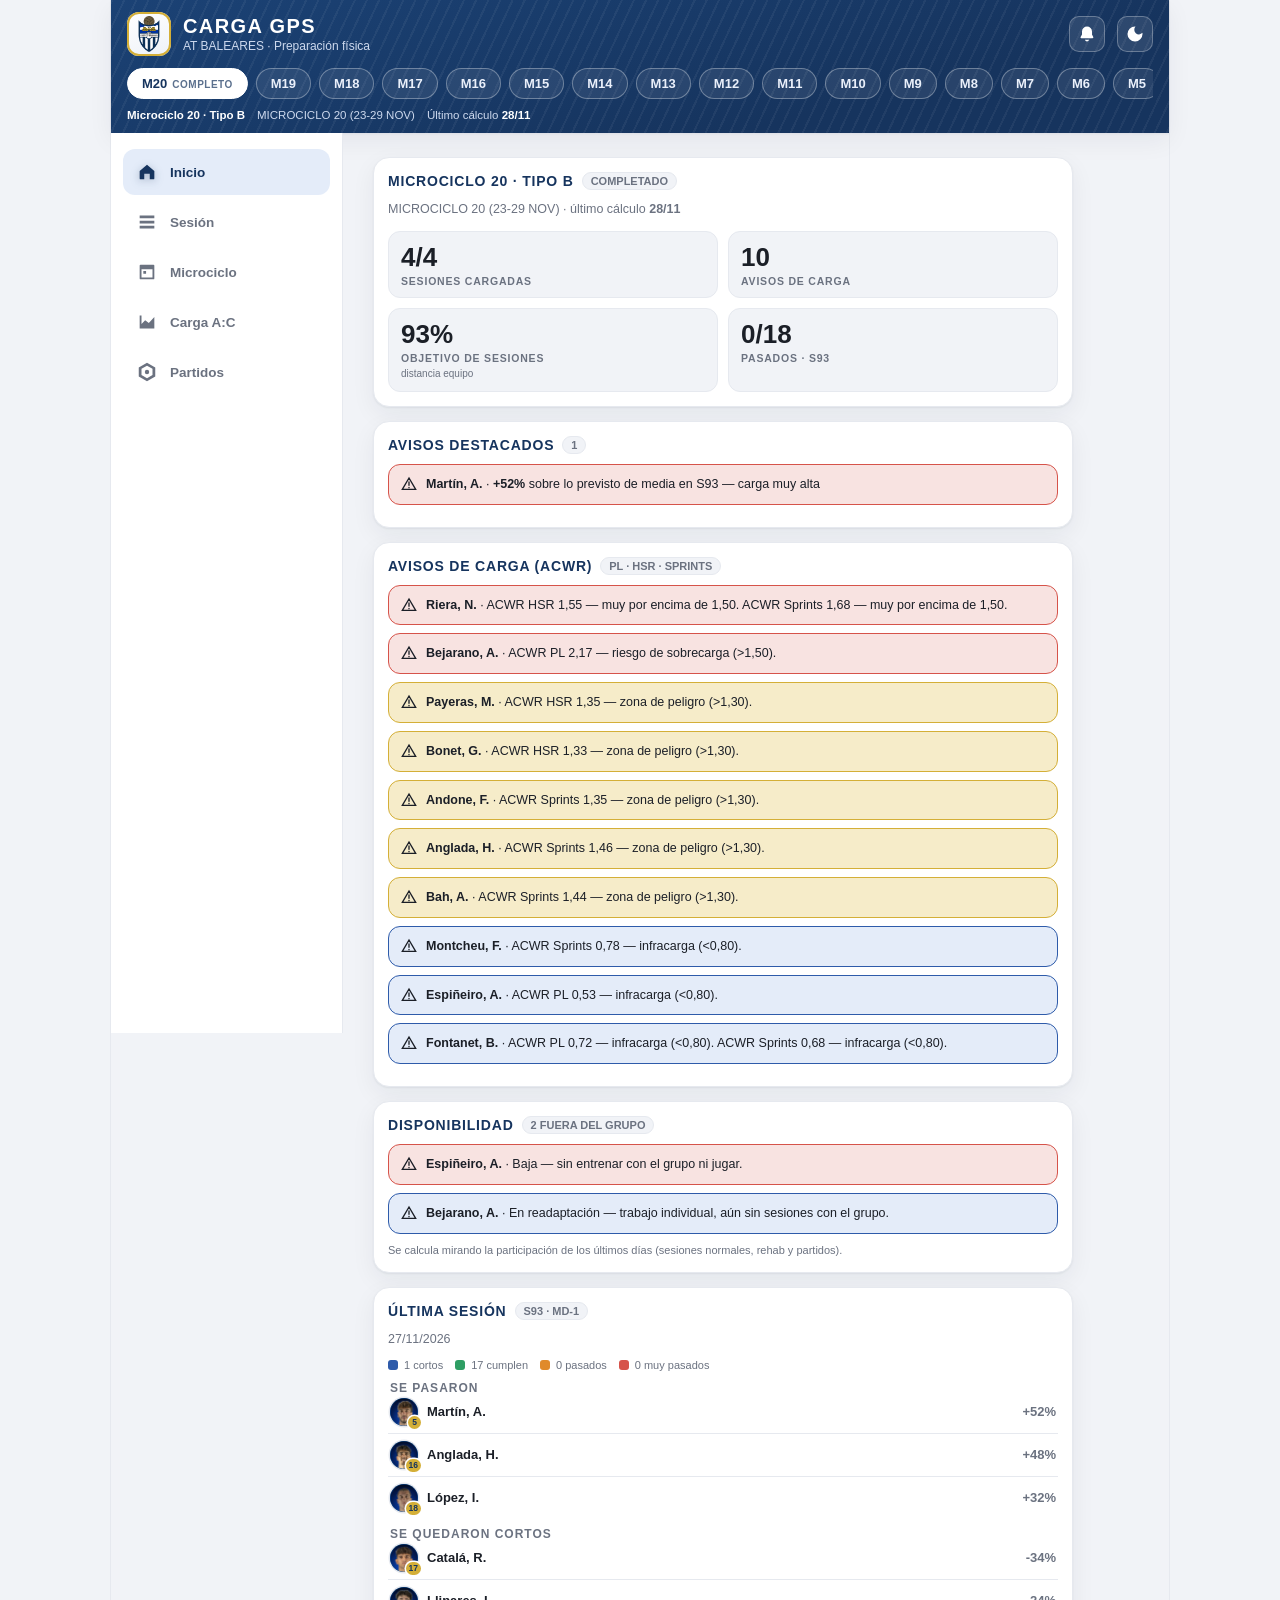
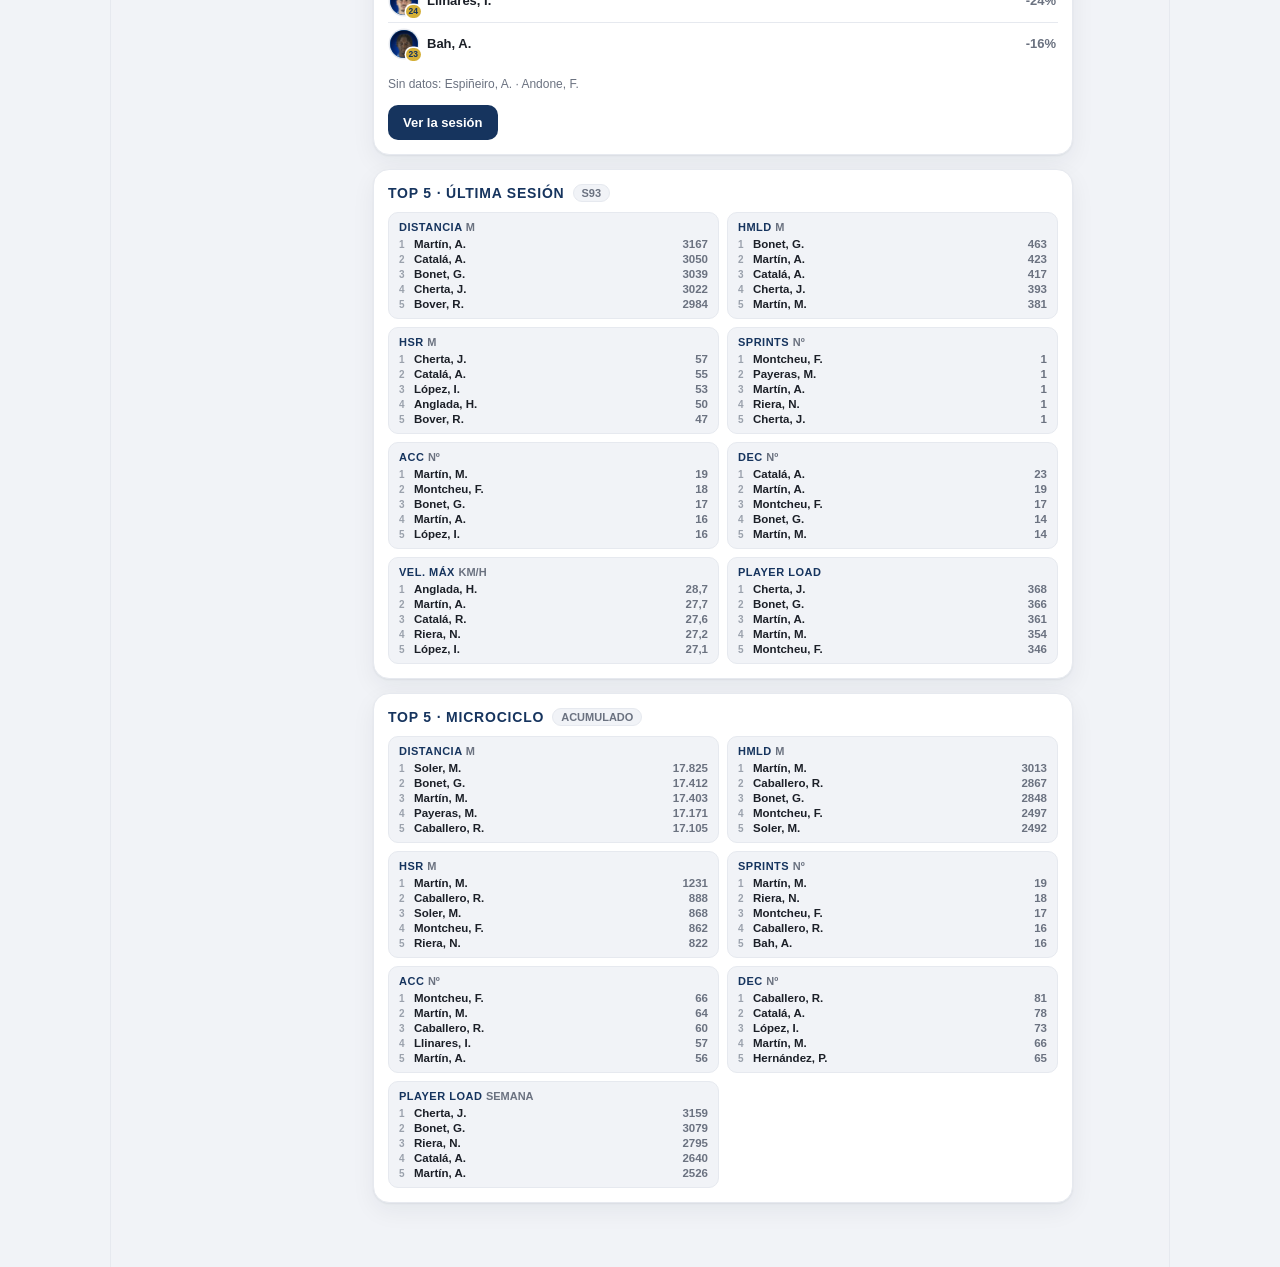
<file: index.html>
<!doctype html>
<html lang="es" data-theme="">
<head>
<meta charset="utf-8">
<meta name="viewport" content="width=device-width, initial-scale=1, viewport-fit=cover">
<title>Carga GPS · AT Baleares</title>
<meta name="description" content="Seguimiento de carga GPS del equipo: objetivos individuales, semáforo por métrica y carga aguda-crónica.">
<meta name="theme-color" content="#16345E">
<link rel="manifest" href="manifest.json">
<link rel="icon" href="icons/icon-192.png?v=53">
<link rel="apple-touch-icon" href="icons/icon-192.png?v=53">
<meta name="apple-mobile-web-app-capable" content="yes">
<meta name="apple-mobile-web-app-status-bar-style" content="black-translucent">
<meta name="apple-mobile-web-app-title" content="GPS">
<meta name="mobile-web-app-capable" content="yes">
<link rel="stylesheet" href="styles.css?v=57">
</head>
<body>
<div class="shell">

  <header class="topbar">
    <div class="topbar__row">
      <div class="crest" aria-hidden="true"><img src="icons/escudo.png" alt="Atlético Baleares"></div>
      <div class="topbar__titles">
        <h1 class="topbar__title">CARGA GPS</h1>
        <p class="topbar__sub" id="topbarSub">AT Baleares · Preparación física</p>
      </div>
      <button class="iconbtn" id="bellBtn" type="button" hidden title="Activar avisos de datos nuevos" aria-label="Activar avisos de datos nuevos" aria-pressed="false">
        <svg viewBox="0 0 24 24" width="20" height="20" aria-hidden="true"><path d="M12 3a6 6 0 0 0-6 6v3.6l-1.5 2.7A1 1 0 0 0 5.4 17h13.2a1 1 0 0 0 .9-1.5L18 12.6V9a6 6 0 0 0-6-6Zm0 18a2.5 2.5 0 0 0 2.45-2h-4.9A2.5 2.5 0 0 0 12 21Z" fill="currentColor"/></svg>
      </button>
      <button class="iconbtn" id="themeBtn" type="button" title="Cambiar tema" aria-label="Cambiar tema">
        <svg viewBox="0 0 24 24" width="20" height="20" aria-hidden="true"><path d="M12 3a9 9 0 1 0 9 9c0-.46-.04-.92-.1-1.36A5.5 5.5 0 0 1 12.6 3.1 9.1 9.1 0 0 0 12 3Z" fill="currentColor"/></svg>
      </button>
    </div>

    <div class="micro-select" id="microSelect" role="tablist" aria-label="Microciclo"></div>

    <div class="micro-meta" id="microMeta"></div>
  </header>

  <div class="layout">

  <nav class="bottomnav" id="nav" aria-label="Secciones">
    <button class="navitem is-active" data-screen="inicio" type="button">
      <svg viewBox="0 0 24 24" aria-hidden="true"><path d="M4 11 12 4l8 7v8a1 1 0 0 1-1 1h-4v-6H9v6H5a1 1 0 0 1-1-1Z" fill="currentColor"/></svg>
      <span>Inicio</span>
    </button>
    <button class="navitem" data-screen="sesion" type="button">
      <svg viewBox="0 0 24 24" aria-hidden="true"><path d="M4 5h16v3H4Zm0 5.5h16v3H4Zm0 5.5h16v3H4Z" fill="currentColor"/></svg>
      <span>Sesión</span>
    </button>
    <button class="navitem" data-screen="micro" type="button">
      <svg viewBox="0 0 24 24" aria-hidden="true"><path d="M5 4h14a1 1 0 0 1 1 1v14a1 1 0 0 1-1 1H5a1 1 0 0 1-1-1V5a1 1 0 0 1 1-1Zm1 5v9h12V9Zm2 2h3v3H8Z" fill="currentColor"/></svg>
      <span>Microciclo</span>
    </button>
    <button class="navitem" data-screen="cargaac" type="button">
      <svg viewBox="0 0 24 24" aria-hidden="true"><path d="M4 19V5h2v9.2l4-4.2 4 3 6-6.5V19Z" fill="currentColor"/></svg>
      <span>Carga A:C</span>
    </button>
    <button class="navitem" data-screen="partidos" type="button">
      <svg viewBox="0 0 24 24" aria-hidden="true"><path d="M12 2 3 7v10l9 5 9-5V7Zm0 3.2 6 3.3v6.9l-6 3.3-6-3.3V8.5Z" fill="currentColor"/><circle cx="12" cy="12" r="2.4" fill="currentColor"/></svg>
      <span>Partidos</span>
    </button>
  </nav>

  <main class="content" id="view" tabindex="-1"></main>

  </div>

</div>

<script src="data.js?v=53"></script>
<script src="reglas.js?v=2"></script>
<script src="app.js?v=65"></script>
</body>
</html>
</file>
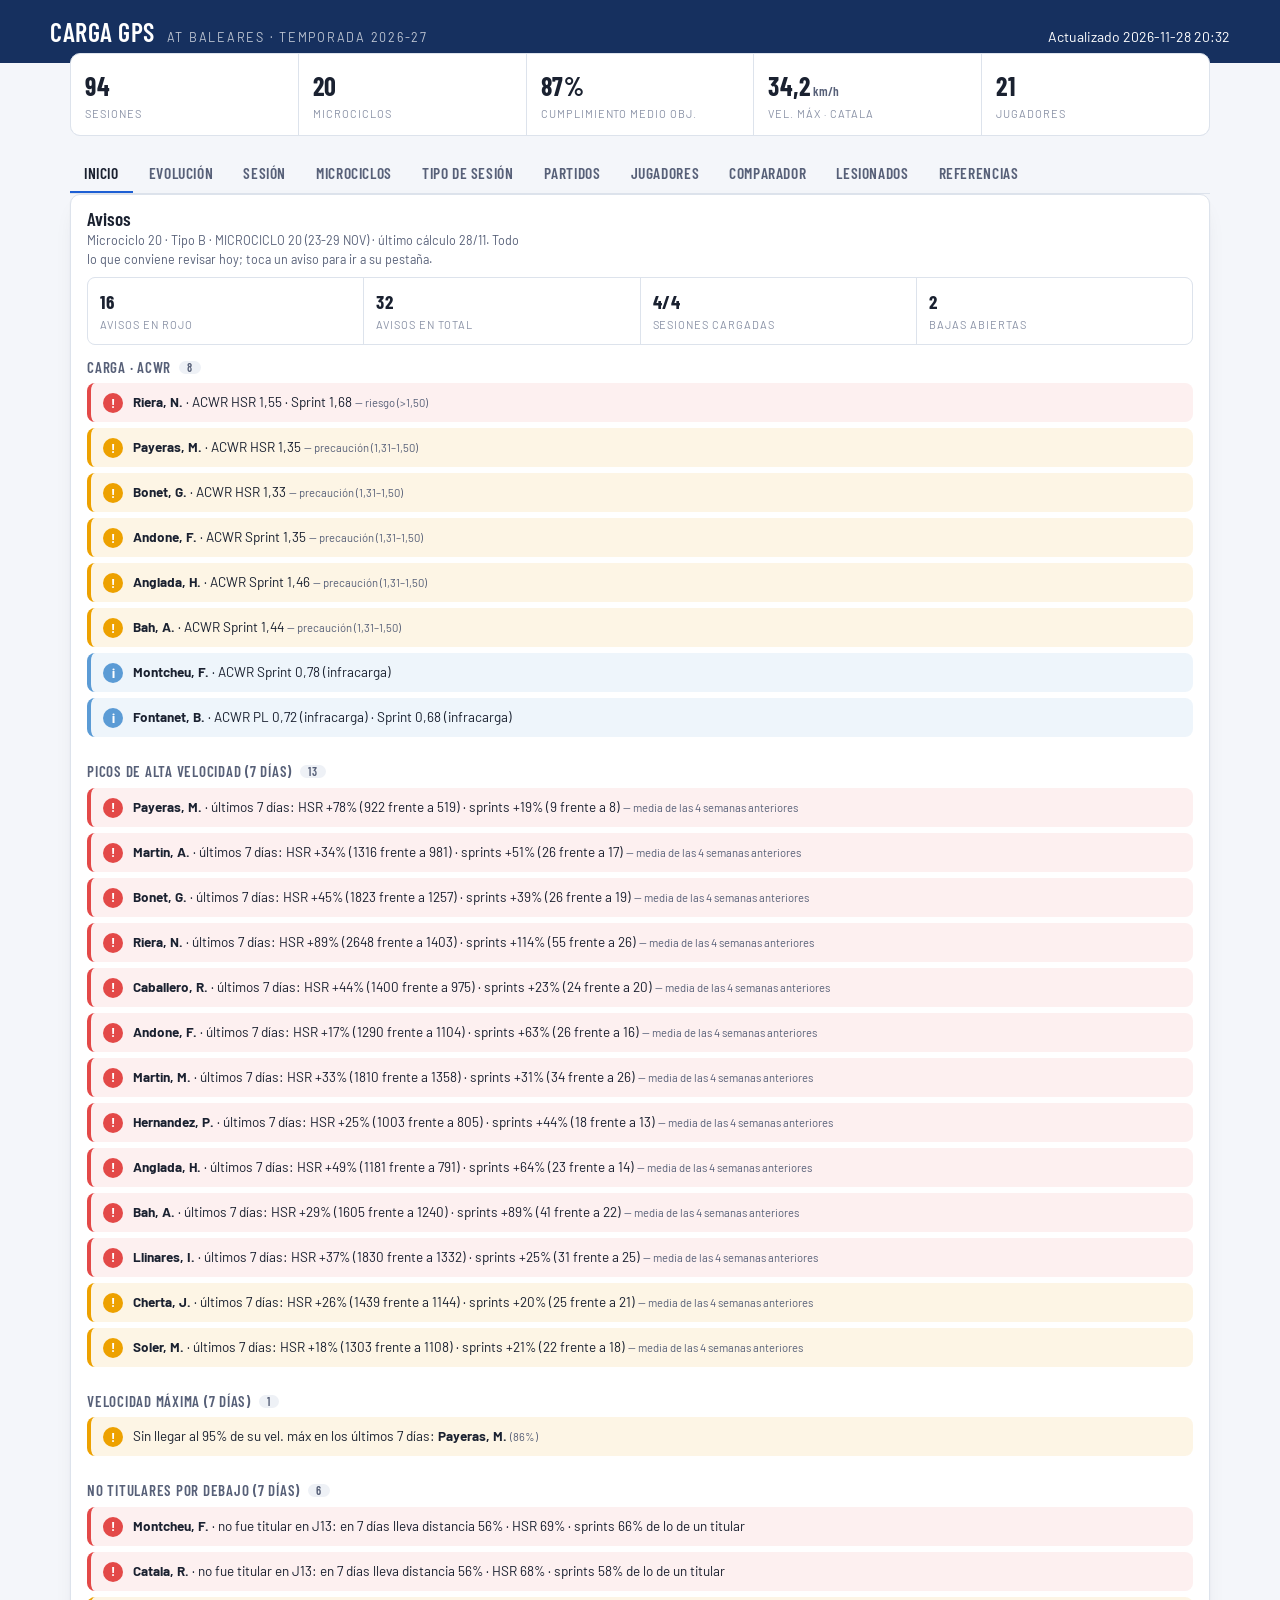
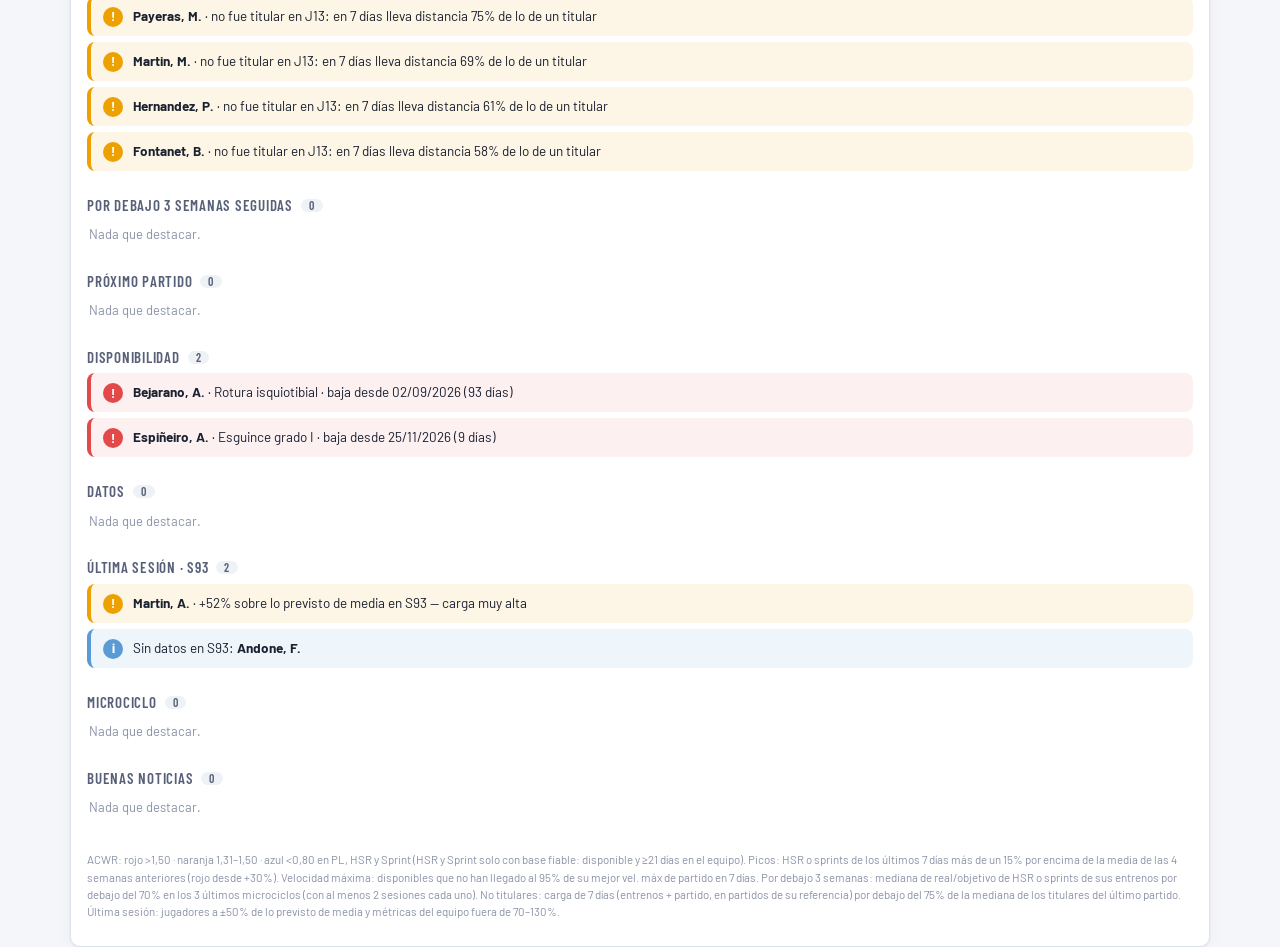
<file: dashboard.html>
<!doctype html>
<html lang="es">
<head>
<meta charset="utf-8">
<meta name="viewport" content="width=device-width, initial-scale=1, viewport-fit=cover">
<title>Carga GPS · Dashboard</title>
<meta name="description" content="Dashboard analítico de carga GPS: evolución, microciclos, tipo de sesión, jugadores, comparador y lesionados.">
<meta name="theme-color" content="#16305f">
<meta name="robots" content="noindex, nofollow">
<link rel="icon" href="icons/icon-192.png?v=53">
<link rel="preconnect" href="https://fonts.googleapis.com">
<link rel="preconnect" href="https://fonts.gstatic.com" crossorigin>
<link rel="stylesheet" href="https://fonts.googleapis.com/css2?family=Barlow:wght@400;500;600&family=Barlow+Condensed:wght@500;600;700&family=IBM+Plex+Mono:wght@400;500&display=swap">
<style>
  :root{
    color-scheme: light;
    --bg:#f4f6fa; --surface:#ffffff; --surface-2:#eef1f6; --surface-3:#e7ebf2;
    --border:#dde3ec; --border-strong:#c9d1de;
    --ink:#1a2130; --ink-2:#576078; --ink-3:#8a92a6;
    --accent:#16305f; --accent-2:#1d5fd4; --on-accent:#ffffff;
    --s1:#2a78d6; --s2:#eb6834; --s3:#1baf7a; --s4:#eda100; --s5:#e87ba4; --s6:#e34948;
    --sem-corto:#5b9bd5; --sem-ok:#1baf7a; --sem-pasado:#eda100; --sem-alto:#e34948; --sem-na:#c4cad6;
    --band:rgba(27,175,122,.12); --up-ink:#0f7a52; --dn-ink:#b3261e;
    --shadow:0 1px 2px rgba(20,30,55,.06), 0 8px 24px -12px rgba(20,30,55,.14);
    --r:10px;
  }
  @media (prefers-color-scheme: dark){
    :root:not([data-theme="light"]){
      color-scheme: dark;
      --bg:#0d121c; --surface:#151d2b; --surface-2:#1c2536; --surface-3:#232d40;
      --border:#2a3446; --border-strong:#3a4557;
      --ink:#e8ecf5; --ink-2:#9aa5bc; --ink-3:#6c7690;
      --accent:#3a5c94; --accent-2:#6ea8ff; --on-accent:#ffffff;
      --s1:#3987e5; --s2:#d95926; --s3:#199e70; --s4:#c98500; --s5:#d55181; --s6:#e66767;
      --sem-corto:#4a86c4; --sem-ok:#199e70; --sem-pasado:#c98500; --sem-alto:#e05656; --sem-na:#3a4557;
      --band:rgba(25,158,112,.16); --up-ink:#4fd1a1; --dn-ink:#ff8a85;
      --shadow:0 1px 2px rgba(0,0,0,.3), 0 12px 30px -14px rgba(0,0,0,.5);
    }
  }
  :root[data-theme="dark"]{
    color-scheme: dark;
    --bg:#0d121c; --surface:#151d2b; --surface-2:#1c2536; --surface-3:#232d40;
    --border:#2a3446; --border-strong:#3a4557;
    --ink:#e8ecf5; --ink-2:#9aa5bc; --ink-3:#6c7690;
    --accent:#3a5c94; --accent-2:#6ea8ff; --on-accent:#ffffff;
    --s1:#3987e5; --s2:#d95926; --s3:#199e70; --s4:#c98500; --s5:#d55181; --s6:#e66767;
    --sem-corto:#4a86c4; --sem-ok:#199e70; --sem-pasado:#c98500; --sem-alto:#e05656; --sem-na:#3a4557;
    --band:rgba(25,158,112,.16); --up-ink:#4fd1a1; --dn-ink:#ff8a85;
    --shadow:0 1px 2px rgba(0,0,0,.3), 0 12px 30px -14px rgba(0,0,0,.5);
  }

  *{box-sizing:border-box}
  body{
    margin:0; background:var(--bg); color:var(--ink);
    font-family:"Barlow", system-ui, -apple-system, "Segoe UI", sans-serif;
    font-size:14px; line-height:1.5; -webkit-font-smoothing:antialiased;
  }
  h1,h2,h3{font-family:"Barlow Condensed", "Barlow", sans-serif; font-weight:600; margin:0; line-height:1.1; text-wrap:balance}
  .mono{font-family:"IBM Plex Mono", ui-monospace, monospace; font-variant-numeric:tabular-nums}
  .v-real{font-size:14.5px; font-weight:700; color:var(--ink)}
  .v-obj{color:var(--ink-3); font-weight:400}
  button{font-family:inherit; cursor:pointer}
  a{color:var(--accent-2)}
  :focus-visible{outline:2px solid var(--accent-2); outline-offset:2px; border-radius:4px}

  .wrap{max-width:1180px; margin:0 auto; padding:0 20px}

  /* ---- header ---- */
  header{background:var(--accent); color:var(--on-accent)}
  .head-in{display:flex; align-items:baseline; justify-content:space-between; gap:16px; padding:18px 0 16px; flex-wrap:wrap}
  .brand{display:flex; align-items:baseline; gap:12px}
  .brand h1{font-size:26px; letter-spacing:.5px; text-transform:uppercase; color:#fff}
  .brand .sub{font-size:12.5px; letter-spacing:.14em; text-transform:uppercase; color:rgba(255,255,255,.72)}
  .kpis{display:grid; grid-template-columns:repeat(5,1fr); gap:1px; background:var(--border); border:1px solid var(--border); border-radius:var(--r); overflow:hidden; margin:-8px 0 0}
  .kpi{background:var(--surface); padding:12px 14px}
  .kpi .n{font-family:"Barlow Condensed",sans-serif; font-weight:700; font-size:26px; letter-spacing:.5px}
  .kpi .l{font-size:11px; letter-spacing:.09em; text-transform:uppercase; color:var(--ink-3); margin-top:1px}
  .kpi .n small{font-size:13px; font-weight:600; color:var(--ink-2); letter-spacing:0}

  /* ---- filter bar ---- */
  .filters{position:sticky; top:0; z-index:40; background:var(--bg); border-bottom:1px solid var(--border); margin-top:16px}
  @supports (backdrop-filter:blur(1px)){ .filters{background:color-mix(in srgb, var(--bg) 86%, transparent); backdrop-filter:blur(8px)} }
  .filters-in{display:flex; flex-wrap:wrap; gap:14px 22px; padding:11px 0}
  .fgroup{display:flex; flex-direction:column; gap:4px}
  .fgroup > span{font-size:10.5px; letter-spacing:.1em; text-transform:uppercase; color:var(--ink-3)}
  .chips{display:flex; gap:4px; flex-wrap:wrap}
  .chip{border:1px solid var(--border-strong); background:var(--surface); color:var(--ink-2); border-radius:999px; padding:3px 10px; font-size:12.5px; font-weight:500; line-height:1.4; transition:border-color .1s, color .1s}
  .chip[aria-pressed="true"]{background:var(--accent); border-color:var(--accent); color:var(--on-accent)}
  .chip:not([aria-pressed="true"]):hover{border-color:var(--accent-2); color:var(--ink)}
  .chip:disabled{opacity:.4; cursor:not-allowed}
  .chip:disabled:hover{border-color:var(--border-strong); color:var(--ink-2)}
  .chip.sm{padding:2px 8px; font-size:11.5px}
  select{font-family:inherit; font-size:12.5px; padding:4px 8px; border:1px solid var(--border-strong); border-radius:7px; background:var(--surface); color:var(--ink)}

  /* ---- tabs ---- */
  .tabs{display:flex; gap:2px; border-bottom:1px solid var(--border); margin:18px 0 0; overflow-x:auto}
  .tab{border:0; background:transparent; color:var(--ink-2); font-family:"Barlow Condensed",sans-serif; font-weight:600; font-size:15.5px; letter-spacing:.04em; text-transform:uppercase; padding:9px 14px; border-bottom:2.5px solid transparent; white-space:nowrap; transition:color .1s, border-color .1s}
  .tab:hover{color:var(--ink)}
  .tab[aria-selected="true"]{color:var(--ink); border-bottom-color:var(--accent-2)}

  main{padding:20px 0 60px}
  .panel{background:var(--surface); border:1px solid var(--border); border-radius:var(--r); box-shadow:var(--shadow)}
  .panel-h{display:flex; justify-content:space-between; align-items:flex-start; gap:12px; padding:14px 16px 8px}
  .panel-h h2{font-size:19px}
  .panel-h p{margin:2px 0 0; font-size:12.5px; color:var(--ink-2); max-width:62ch}
  .legend{display:flex; gap:12px; flex-wrap:wrap; padding:4px 16px 12px; font-size:12px; color:var(--ink-2)}
  .legend i{display:inline-block; width:11px; height:11px; border-radius:3px; margin-right:5px; vertical-align:-1px}
  .legend .ln{width:16px; height:0; border-top-width:2.5px; border-top-style:solid; border-radius:0; vertical-align:4px}

  .chart-box{position:relative; padding:0 6px 10px}
  svg{display:block; width:100%; height:auto; overflow:visible}
  .grid line{stroke:var(--border)}
  .axis text{fill:var(--ink-3); font-size:10.5px}
  .axis-lab{fill:var(--ink-2); font-size:11px; font-weight:500}
  .mcband{fill:var(--surface-2)}
  .mclab{fill:var(--ink-3); font-size:10px; font-weight:600; letter-spacing:.06em}
  .serie{fill:none; stroke-width:2; stroke-linejoin:round; stroke-linecap:round}
  .serie.team{stroke:var(--ink); stroke-width:2.6}
  .band-fill{fill:var(--band)}
  .band-line{stroke:var(--ink-3); stroke-dasharray:3 3; stroke-width:1.3; fill:none}

  .tt{position:absolute; pointer-events:none; z-index:5; background:var(--surface); border:1px solid var(--border-strong); border-radius:8px; box-shadow:var(--shadow); padding:8px 10px; font-size:12px; min-width:150px; opacity:0; transition:opacity .1s}
  .tt h4{font-family:"Barlow Condensed",sans-serif; font-size:13.5px; margin-bottom:4px; display:flex; justify-content:space-between; gap:10px}
  .tt .row{display:flex; justify-content:space-between; gap:12px; color:var(--ink-2)}
  .tt .row b{color:var(--ink); font-weight:600}
  .tt .row i{width:9px; height:9px; border-radius:2px; display:inline-block; margin-right:5px}

  .crosshair{stroke:var(--border-strong); stroke-width:1}
  .dot{stroke:var(--surface); stroke-width:1.5}

  table{border-collapse:collapse; width:100%; font-size:12.5px}
  th,td{text-align:right; padding:5px 9px; border-bottom:1px solid var(--border)}
  th:first-child,td:first-child{text-align:left}
  thead th{font-size:10.5px; letter-spacing:.07em; text-transform:uppercase; color:var(--ink-3); font-weight:600}
  tbody tr:hover{background:var(--surface-2)}
  tbody tr.total{font-weight:700}
  tbody tr.total td{background:var(--surface-2); border-top:2px solid var(--border-strong)}
  .tbl-scroll{overflow-x:auto; padding:2px 16px 16px}
  .tbl-scroll.sticky-col th:first-child,.tbl-scroll.sticky-col td:first-child{position:sticky; left:0; background:var(--surface); z-index:1}
  .tbl-scroll.sticky-col tbody tr:hover td:first-child{background:var(--surface-2)}
  .tbl-scroll.sticky-col tbody tr.total td:first-child{background:var(--surface-2)}
  .grp-start{border-left:1px solid var(--border)}
  .badge-pend{display:inline-block; padding:2px 8px; border-radius:999px; background:var(--surface-2); color:var(--ink-3); font-size:11px; font-weight:600; letter-spacing:.04em; text-transform:uppercase; vertical-align:1px}
  .badge-warn{display:inline-block; padding:2px 8px; border-radius:999px; background:var(--sem-pasado); color:#fff; font-size:11px; font-weight:700; letter-spacing:.02em; vertical-align:1px}

  .hm-cell{cursor:pointer; transition:transform .08s}
  .hm-cell:hover{transform:scale(1.04)}
  .hm-val{font-family:"IBM Plex Mono",monospace; font-size:11px; font-weight:500}

  .av-sec{padding:0 16px 14px}
  .av-sec h3{font-family:"Barlow Condensed",sans-serif; font-weight:600; font-size:15px; letter-spacing:.05em; text-transform:uppercase; color:var(--ink-2); margin:6px 0 8px; display:flex; align-items:center; gap:8px}
  .av-sec h3 .cnt{font-family:inherit; font-size:12px; background:var(--surface-2); color:var(--ink-2); border-radius:999px; padding:0 8px}
  .av{display:flex; gap:10px; align-items:flex-start; padding:9px 12px; border-radius:8px; margin-bottom:6px; font-size:13.5px; line-height:1.45; border-left:4px solid var(--border-strong); background:var(--surface-2)}
  .av b{font-weight:700}
  .av .ic{flex:0 0 auto; width:20px; height:20px; border-radius:999px; display:grid; place-items:center; font-size:12px; font-weight:800; color:#fff; background:var(--ink-3); margin-top:1px}
  .av.hi{border-left-color:var(--sem-alto); background:rgba(227,73,72,.08)} .av.hi .ic{background:var(--sem-alto)}
  .av.mid{border-left-color:var(--sem-pasado); background:rgba(237,161,0,.10)} .av.mid .ic{background:var(--sem-pasado)}
  .av.low{border-left-color:var(--sem-corto); background:rgba(91,155,213,.10)} .av.low .ic{background:var(--sem-corto)}
  .av.ok{border-left-color:var(--sem-ok); background:rgba(27,175,122,.10)} .av.ok .ic{background:var(--sem-ok)}
  .av.go{cursor:pointer} .av.go:hover{filter:brightness(.97)}
  .av small{color:var(--ink-2)}
  .av-none{color:var(--ink-3); font-size:13px; padding:4px 2px 8px}
  .ses-tbl{font-size:11.5px}
  .ses-tbl th, .ses-tbl td{padding:3px 5px; white-space:nowrap}
  .ses-tbl thead th{font-size:9.5px; letter-spacing:.04em}
  .ses-tbl .v-real{font-size:12px}
  .ses-tbl .v-obj{font-size:10.5px}
  .ses-tbl td.pct{font-size:11px}
  .ses-tbl td.cum{font-size:12.5px}
  .ses-tbl th.sortable{cursor:pointer; user-select:none} .ses-tbl th.sortable:hover{color:var(--ink)}
  .ses-tbl th.on{color:var(--ink)}
  .ses-tbl .pos{font-size:9.5px; font-weight:700; margin-left:4px}
  .pm-dual{display:grid; grid-template-columns:minmax(0,1fr); gap:6px}
  @media (min-width:1100px){ .pm-dual{grid-template-columns:minmax(0,.95fr) minmax(0,1.05fr); align-items:start} }
  .pm-h{font-family:"Barlow Condensed",sans-serif; font-weight:600; font-size:14px; letter-spacing:.05em; text-transform:uppercase; color:var(--ink-2); margin:2px 16px 6px}
  .pm-sel{display:flex; gap:4px; flex-wrap:wrap; margin:0 16px 8px}
  .pmj{font-size:11.5px; width:100%}
  .pmj th, .pmj td{padding:3px 6px; white-space:nowrap}
  .pmj th{cursor:pointer; user-select:none}
  .pmj th.on, .pmj td.on{color:var(--ink); font-weight:700; background:var(--surface-2)}
  .pmj td.l, .pmj th.l{text-align:left}
  .pmj tr.total td{border-top:1.5px solid var(--border-strong); font-weight:700}
  .pm-season table{font-size:11.5px} .pm-season th, .pm-season td{padding:4px 6px}
  .mini-kpis{display:grid; grid-template-columns:repeat(auto-fit,minmax(112px,1fr)); gap:1px; background:var(--border); border:1px solid var(--border); border-radius:8px; overflow:hidden; margin:0 16px 14px}
  .mini-kpis .kpi{padding:10px 12px}
  .mini-kpis .kpi .n{font-size:19px}
  .split{display:grid; grid-template-columns:1.35fr 1fr; gap:16px}
  .sub-h{font-family:"Barlow Condensed",sans-serif; font-weight:600; font-size:14px; letter-spacing:.05em; text-transform:uppercase; color:var(--ink-2); margin:0 0 8px}
  .pick{display:flex; flex-wrap:wrap; gap:4px; padding:0 16px 12px}
  .muted{color:var(--ink-3); font-size:12px}
  .note{font-size:11.5px; color:var(--ink-3); padding:0 16px 14px}
  .pos-D{color:var(--s1)} .pos-M{color:var(--s3)} .pos-DL{color:var(--s2)}
  .bajas{border-top:1px dashed var(--border-strong); padding-top:12px; margin-top:2px}
  .tag-les{display:inline-block; white-space:nowrap; padding:1px 8px; border-radius:999px; font-size:11px; font-weight:700; letter-spacing:.03em}
  .tag-les.baja{background:color-mix(in srgb, var(--sem-alto) 18%, transparent); color:var(--sem-alto)}
  .tag-les.rehab{background:color-mix(in srgb, var(--sem-pasado) 20%, transparent); color:var(--sem-pasado)}
  .tag-les.alta{background:color-mix(in srgb, var(--sem-ok) 18%, transparent); color:var(--sem-ok)}
  details.les{border-top:1px solid var(--border)}
  details.les > summary{list-style:none; cursor:pointer; display:grid; grid-template-columns:minmax(150px,1.4fr) minmax(120px,1.2fr) 1fr 1fr auto; gap:10px; align-items:center; padding:11px 16px}
  details.les > summary::-webkit-details-marker{display:none}
  details.les > summary:hover{background:var(--surface-2)}
  details.les > summary .nm{font-weight:600}
  details.les > summary .nm::before{content:"▸"; display:inline-block; width:14px; color:var(--ink-3); transition:transform .12s}
  details.les[open] > summary .nm::before{transform:rotate(90deg)}
  details.les > summary .lb{font-size:10px; letter-spacing:.08em; text-transform:uppercase; color:var(--ink-3); display:block}
  .les-body{padding:4px 0 10px; background:var(--surface)}
  .ref-tbl td.dat{white-space:nowrap; text-align:left}
  .ref-tbl .chipd{display:inline-block; padding:0 6px; margin-right:3px; border-radius:999px; font-size:11px; font-weight:600; background:var(--surface-2); color:var(--ink-2)}
  .ref-tbl tr.pl{cursor:pointer} .ref-tbl tr.pl:hover td{background:var(--surface-2)}
  .ref-tbl tr.det td{background:var(--surface-2); font-size:12px}
  .ref-tbl tr.det td.lbl{color:var(--ink-2); text-align:left}
  .ref-tbl .hi{font-weight:700} .ref-tbl .lo{color:var(--ink-3)}
  .ref-tbl .dlt{display:block; width:max-content; margin:2px auto 0; padding:0 5px; border-radius:999px; font-size:10.5px; font-weight:700; line-height:1.45}
  .ref-tbl .dlt.up{background:rgba(27,175,122,.15); color:var(--up-ink)} .ref-tbl .dlt.dn{background:rgba(227,73,72,.13); color:var(--dn-ink)}
  .ref-tbl .dlt.eq{color:var(--ink-3); font-weight:600}
  .ref-tbl .chipd.ult{box-shadow:inset 0 0 0 1.5px var(--ink-2); color:var(--ink)}
  .ref-tbl tr.grp td{font-family:"Barlow Condensed",sans-serif; font-weight:600; letter-spacing:.05em; text-transform:uppercase; color:var(--ink-2); background:var(--surface); text-align:left; padding-top:12px}
  .whoop{margin:14px 16px 4px; padding:12px 14px; border:1px solid var(--border); border-radius:8px; background:var(--surface)}
  .whoop h4{margin:0 0 2px; font-size:14px} .whoop .sub{font-size:12px; color:var(--ink-2); margin-bottom:10px}
  .wz{display:flex; height:14px; border-radius:4px; overflow:hidden; gap:2px; background:var(--surface)}
  .wz span{display:block; height:100%}
  .wz-leg{display:flex; flex-wrap:wrap; gap:4px 12px; font-size:11.5px; color:var(--ink-2); margin:6px 0 10px}
  .wz-leg i{display:inline-block; width:9px; height:9px; border-radius:2px; margin-right:4px; vertical-align:-1px}
  .les-pick{display:flex; flex-wrap:wrap; gap:10px 22px; padding:4px 16px 10px}
  .chip .sw{display:inline-block; width:9px; height:9px; border-radius:2px; margin-right:5px; vertical-align:0}
  .ref-line{stroke:var(--ink-3); stroke-dasharray:4 3; stroke-width:1.2}
  .les-h{font-family:"Barlow Condensed",sans-serif; font-weight:600; font-size:15px; letter-spacing:.05em; text-transform:uppercase; color:var(--ink-2); padding:14px 16px 6px; margin:0}

  @media (max-width:820px){
    .les-pick{display:flex; flex-wrap:wrap; gap:10px 22px; padding:4px 16px 10px}
  .chip .sw{display:inline-block; width:9px; height:9px; border-radius:2px; margin-right:5px; vertical-align:0}
  .sm-grid{grid-template-columns:repeat(2,1fr)}
    details.les > summary{grid-template-columns:1fr 1fr; row-gap:4px}
    .kpis{grid-template-columns:repeat(2,1fr)}
    .split{grid-template-columns:1fr}
    .brand h1{font-size:22px}
  }
</style>
</head>
<body>

<header>
  <div class="wrap head-in">
    <div class="brand">
      <h1>Carga GPS</h1>
      <span class="sub" id="season-lab">AT Baleares</span>
    </div>
    <span class="sub" id="gen-lab"></span>
  </div>
</header>

<div class="wrap" style="margin-top:-10px; position:relative; z-index:2">
  <div class="kpis" id="kpis"></div>
</div>

<div class="filters">
  <div class="wrap filters-in" id="filters"></div>
</div>

<div class="wrap">
  <div class="tabs" id="tabs" role="tablist"></div>
</div>

<main class="wrap" id="view"></main>

<!-- data.js con marca de tiempo: el dashboard no pasa por el service worker y el navegador guardaba
     una copia vieja de data.js (GitHub Pages: max-age=600); así siempre carga los datos del día -->
<script>document.write('<script src="data.js?t=' + Date.now() + '"><\/script>');</script>
<script src="reglas.js?v=2"></script>
<script>
"use strict";
function buildRAW(d){
  const METR=["distancia","hmld","hsr","sprint","acc","dec"];
  function dur2min(t){
    if(typeof t==="number") return t;          // desde M10 la duración ya va en minutos
    if(typeof t==="string" && t.indexOf(":")<0 && isFinite(parseFloat(t))) return parseFloat(t);
    if(!t || typeof t!=="string" || t.indexOf(":")<0) return null;
    const p=t.split(":").map(Number);
    if(p.length===3) return Math.round((p[0]*60+p[1]+p[2]/60)*10)/10;
    if(p.length===2) return Math.round((p[0]+p[1]/60)*10)/10;
    return null;
  }
  // el club ya calcula su propia fila "MEDIA EQUIPO" (teamAvg) por sesión/partido — la
  // reempaquetamos con la misma forma que un jugador ({d,dur,vmax,pl,m}) para poder leerla
  // con las mismas raw()/normalize() y así no reinventar (ni desviarnos de) su cálculo oficial.
  function teamAvgShape(ta){
    if(!ta) return null;
    const mp={};
    METR.forEach(k=>{ const v=ta[k]; if(v && typeof v==="object") mp[k]=[(v.obj===undefined?null:v.obj), (v.real===undefined?null:v.real)]; });
    return {d:null, dur:dur2min(ta.duracion), vmax:(ta.velMax===undefined?null:ta.velMax), pl:(ta.playerLoad===undefined?null:ta.playerLoad), m:mp};
  }
  const players={};
  d.refPartido.players.forEach(p=>{ players[p.dorsal]={d:p.dorsal,n:p.jugador,g:p.grupo}; });
  const ref={};
  d.refPartido.players.forEach(p=>{
    const o={}; METR.concat(["velMax"]).forEach(k=>{ o[k]=(p[k]===undefined?null:p[k]); }); ref[p.dorsal]=o;
  });
  const sessions=[], extras=[];
  d.microciclos.slice().reverse().forEach(mk=>{
    const m=d[mk], meta=m.meta;
    m.orden.forEach(o=>{
      const key=o.key, isMatch=(o.tipo!=="sesion");
      const src=isMatch? m.partidos[key] : m.sesiones[key];
      const row={mc:meta.n, mcTipo:meta.tipo, key:key, date:src.date,
        role: src.role || (isMatch?"Partido":null),
        isMatch:isMatch, rival:(src.rival||null), estado:meta.estado, semana:meta.semana,
        estimado:!!src.estimado, objNota:(src.objNota||null), teamAvg:teamAvgShape(src.teamAvg), players:[]};
      src.players.forEach(pl=>{
        const dd=pl.dorsal;
        if(!players[dd]) players[dd]={d:dd,n:(pl.jugador||"?"),g:(pl.grupo||"?")};
        const mp={};
        METR.forEach(k=>{ const v=pl[k]; if(v && typeof v==="object") mp[k]=[(v.obj===undefined?null:v.obj), (v.real===undefined?null:v.real)]; });
        row.players.push({d:dd, e:(pl.estado||null), est:!!pl.estimado, fm:!!pl.fueraMedia, ro:!!pl.readaptObj, ds:(pl.distSprint==null?null:pl.distSprint), dur:dur2min(pl.duracion), vmax:(pl.velMax===undefined?null:pl.velMax), pl:(pl.playerLoad===undefined?null:pl.playerLoad), m:mp});
      });
      sessions.push(row);
    });
    // sesiones Extra (fuera de calendario): solo para la pestaña Lesionados, no entran en el resto
    Object.entries(m.extras||{}).forEach(([key,src])=>{
      const row={mc:meta.n, key:key.replace("_"," "), date:src.date, isExtra:true, players:[]};
      src.players.forEach(pl=>{
        const mp={};
        METR.forEach(k=>{ const v=pl[k]; if(v && typeof v==="object") mp[k]=[null, (v.real===undefined?null:v.real)]; });
        row.players.push({d:pl.dorsal, e:"extra", ds:(pl.distSprint==null?null:pl.distSprint), dur:dur2min(pl.duracion), vmax:(pl.velMax===undefined?null:pl.velMax), pl:(pl.playerLoad===undefined?null:pl.playerLoad), m:mp});
      });
      extras.push(row);
    });
  });
  const playerList=Object.keys(players).map(k=>players[k]).sort((a,b)=>a.d-b.d);
  return {
    meta:d.meta,
    players:playerList,
    ref:ref, refTeam:d.refPartido.teamAvg,
    coef:d.coeficientes.tipos, sessions:sessions,
    extras:extras.sort((a,b)=>a.date<b.date?-1:1), lesiones:(d.lesiones||[]), whoop:(d.whoop||[]),
    refPartido:d.refPartido,
  };
}
const RAW = buildRAW(window.GPS_DATA_ALL);

/* ---------- model ---------- */
const METRICS = {
  distancia:{lab:"Distancia", u:"m", dec:0},
  hmld:{lab:"HMLD", u:"m", dec:0},
  hsr:{lab:"HSR", u:"m", dec:0},
  sprint:{lab:"Sprints", u:"", dec:1},
  acc:{lab:"Aceleraciones", u:"", dec:1},
  dec:{lab:"Deceleraciones", u:"", dec:1},
  pl:{lab:"Player Load", u:"ua", dec:0, noObj:true},
  vmax:{lab:"Vel. máx", u:"km/h", dec:1, noObj:true, best:true},
};
const RADAR_METRICS = ["distancia","hmld","hsr","sprint","acc","dec"];
const NORMS = {
  abs:{lab:"Absoluto"},
  permin:{lab:"Por minuto"},
  pctobj:{lab:"% objetivo"},
  pctref:{lab:"% ref. partido"},
};
const GROUPS = {D:"DEF", M:"MED", DL:"DEL"};
const SERIES_COLORS = ["var(--s1)","var(--s2)","var(--s3)","var(--s4)","var(--s5)","var(--s6)"];

// Los microciclos 1-7 fueron pretemporada: aunque el Excel etiquete sus sesiones
// como MD-4/MD-3/..., NO cuentan como tal (contexto y demandas distintos).
const PRESEASON_MC = 7;
// normalize the raw session role into a training-day bucket
function bucket(s){
  if(s.isMatch) return "Partido";
  if(s.mc <= PRESEASON_MC) return "Pretemp.";
  const r=(s.role||"").toUpperCase();
  if(r.startsWith("MD+") || r.includes("+1")) return "MD+1";
  if(r.startsWith("MD-")) return r;
  return "Otras";
}
const BUCKET_ORDER = ["MD+1","MD-4","MD-3","MD-2","MD-1","Partido","Otras","Pretemp."];

RAW.sessions.forEach((s,i)=>{ s.i=i; s.bucket=bucket(s); });
const PLAYERS = RAW.players;
const NAME = Object.fromEntries(PLAYERS.map(p=>[p.d, p.n]));
const POS = Object.fromEntries(PLAYERS.map(p=>[p.d, p.g]));
const REF = RAW.ref;
const MICROS = [...new Set(RAW.sessions.map(s=>s.mc))].sort((a,b)=>a-b);

/* ---------- lesiones ---------- */
// una lesión va de la baja (incluida) al alta = primer día de vuelta full (excluido)
const LESIONES = RAW.lesiones;
const HOY = RAW.meta.generado ? RAW.meta.generado.slice(0,10) : new Date().toISOString().slice(0,10);
function lesionEn(dorsal, date){
  return LESIONES.find(l=> l.dorsal===dorsal && l.baja<=date && (!l.alta || date<l.alta)) || null;
}
function diasEntre(a,b){ return Math.round((Date.parse(b)-Date.parse(a))/86400000); }
// fuera de la tabla del equipo en la pestaña Sesión: de baja ese día o en rehab
const esBaja = (pr, s) => pr.e==="rehab" || !!lesionEn(pr.d, s.date);

/* ---------- state ---------- */
const state = {
  metric:"distancia", norm:"abs", group:"all",
  buckets:new Set(BUCKET_ORDER),
  players:new Set(),          // evolución overlay + comparador
  lens:"inicio",
  hmPlayer:null,
  session:null,                // índice (RAW.sessions[i].i) de la sesión elegida en la pestaña Sesión
  acuMc:null, acuRef:null,     // pestaña Microciclos: microciclo y referencia del "Acumulado de la semana"
  acuOrden:"dorsal",           // orden de la tabla: dorsal | desc | asc (por % de cumplimiento medio)
  sesOrden:"dorsal",           // lo mismo en la pestaña Sesión
  pmSel:null, pmSortK:"dorsal", pmSortAsc:false,
  sesObj: window.innerWidth>=1400,   // pestaña Sesión: columnas de objetivo (en pantallas estrechas, ocultas)   // pestaña Partidos: partido elegido y orden de la tabla
};

/* ---------- value helpers ---------- */
function raw(pr, metric){
  if(metric==="pl") return {real:pr.pl, obj:null};
  if(metric==="vmax") return {real:pr.vmax, obj:null};
  const m=pr.m[metric]; return m? {obj:m[0], real:m[1]} : {obj:null, real:null};
}
// partidos OFICIALES = liga (clave "Jx"); los PTx de pretemporada no cuentan aquí
const isOficial = s => s.isMatch && /^(J|COPA)\d/.test(s.key);   // Copa cuenta como Liga
const officialMatches = () => RAW.sessions.filter(isOficial);
// suma/media/mejor de un parámetro entre los jugadores que jugaron ese partido
function matchStat(s, metric){
  let sum=0, n=0, best=null;
  s.players.forEach(pr=>{
    const v=raw(pr,metric).real;
    if(v!=null && isFinite(v)){ sum+=v; n++; if(best==null||v>best) best=v; }
  });
  return n? {sum, mean:sum/n, n, best} : {sum:null, mean:null, n:0, best:null};
}
function refVal(dorsal, metric){
  const r=REF[dorsal]; if(!r) return null;
  return r[metric==="vmax"?"velMax":metric] ?? null;
}
function normalize(val, kind, pr, metric){
  if(val==null) return null;
  if(kind==="abs") return val;
  if(kind==="permin") return pr.dur ? val/pr.dur : null;
  if(kind==="pctobj"){ const o=raw(pr,metric).obj; return o ? val/o*100 : null; }
  if(kind==="pctref"){ const r=refVal(pr.d,metric); return r ? val/r*100 : null; }
}
const inGroup = pr => state.group==="all" || pr.g===state.group || POS[pr.d]===state.group;

// mean of a per-session team value (real, normalized). Cuando se pide el equipo completo
// (sin filtro de grupo ni subconjunto de jugadores) y la sesión trae su propia fila oficial
// "MEDIA EQUIPO" (teamAvg, calculada por el club/import_data.py), se usa esa cifra
// directamente en vez de recalcularla promediando a mano: el club aplica su propia regla
// de inclusión (p.ej. excluye jugadores en rehabilitación sin objetivo ese día) y un
// promedio ingenuo sobre real!=null diverge de esa cifra oficial en bastantes sesiones.
function teamPoint(s, metric, kind, dorsalSet){
  if(!dorsalSet && state.group==="all" && s.teamAvg && kind!=="pctref"){
    const v=raw(s.teamAvg,metric).real;
    if(v!=null) return normalize(v, kind, s.teamAvg, metric);
  }
  let sum=0,n=0;
  for(const pr of s.players){
    if(dorsalSet){ if(!dorsalSet.has(pr.d)) continue; }
    else if(!inGroup(pr)) continue;
    const v=normalize(raw(pr,metric).real, kind, pr, metric);
    if(v!=null && isFinite(v)){ sum+=v; n++; }
  }
  return n? sum/n : null;
}
function teamObj(s, metric, kind){
  if(METRICS[metric].noObj) return null;
  if(state.group==="all" && s.teamAvg && kind!=="pctref"){
    const o=raw(s.teamAvg,metric).obj;
    if(o!=null){
      if(kind==="abs") return o;
      if(kind==="permin") return s.teamAvg.dur? o/s.teamAvg.dur : null;
      if(kind==="pctobj") return 100;
    }
  }
  let sum=0,n=0;
  for(const pr of s.players){
    if(!inGroup(pr)) continue;
    const o=raw(pr,metric).obj; if(o==null) continue;
    let v=o;
    if(kind==="permin") v = pr.dur? o/pr.dur : null;
    else if(kind==="pctobj") v=100;
    else if(kind==="pctref"){ const r=refVal(pr.d,metric); v=r? o/r*100 : null; }
    if(v!=null && isFinite(v)){ sum+=v; n++; }
  }
  return n? sum/n : null;
}
function playerPoint(s, dorsal, metric, kind){
  const pr=s.players.find(p=>p.d===dorsal);
  if(!pr) return null;
  return normalize(raw(pr,metric).real, kind, pr, metric);
}
function activeSessions(){
  return RAW.sessions.filter(s=>state.buckets.has(s.bucket));
}
function sessionLabel(s){
  const tag = s.isMatch ? (isOficial(s)?"Oficial":"Amistoso") : s.bucket;
  const rival = s.rival? " vs "+s.rival : "";
  return s.key+rival+" · "+tag+" · M"+s.mc+" ("+s.date.slice(5)+")";
}
function sessionHasData(s){
  return s.players.some(pr=> RADAR_METRICS.some(k=>raw(pr,k).real!=null) || pr.pl!=null || pr.vmax!=null);
}

/* ---------- formatting ---------- */
const fmt = (v,m)=> v==null ? "–" : new Intl.NumberFormat("es-ES",{maximumFractionDigits:METRICS[m]?.dec ?? 0}).format(v);
const fmtN = (v,d=0)=> v==null||!isFinite(v) ? "–" : new Intl.NumberFormat("es-ES",{maximumFractionDigits:d}).format(v);
function unitLabel(){
  if(state.norm==="pctobj"||state.norm==="pctref") return "%";
  if(state.norm==="permin") return (METRICS[state.metric].u||"u")+"/min";
  return METRICS[state.metric].u;
}
function niceTicks(min,max,count=5){
  const span=max-min || 1;
  const step0=span/count;
  const mag=Math.pow(10,Math.floor(Math.log10(step0)));
  const norm=step0/mag;
  const step=(norm<1.5?1:norm<3?2:norm<7?5:10)*mag;
  const lo=Math.floor(min/step)*step, hi=Math.ceil(max/step)*step;
  const t=[]; for(let v=lo;v<=hi+1e-9;v+=step) t.push(+v.toFixed(6));
  return t;
}

/* ---------- element helper (HTML + SVG) ---------- */
const NS="http://www.w3.org/2000/svg";
const SVG_TAGS=new Set(["svg","g","path","circle","rect","line","text","polygon","title"]);
function el(tag, attrs={}, kids=[]){
  const n=SVG_TAGS.has(tag) ? document.createElementNS(NS,tag) : document.createElement(tag);
  for(const k in attrs) n.setAttribute(k, attrs[k]);
  (Array.isArray(kids)?kids:[kids]).forEach(c=> c!=null && n.appendChild(typeof c==="string"?document.createTextNode(c):c));
  return n;
}

/* ---------- render shell ---------- */
function renderShell(){
  document.getElementById("season-lab").textContent = "AT Baleares · Temporada "+(RAW.meta.temporada||"");
  document.getElementById("gen-lab").textContent = "Actualizado "+(RAW.meta.generado||"");

  // KPIs
  const ses = RAW.sessions.filter(s=>!s.isMatch);
  let realSum=0, objSum=0;
  RAW.sessions.forEach(s=>{ if(s.isMatch) return;
    s.players.forEach(pr=> RADAR_METRICS.forEach(m=>{
      const c=raw(pr,m); if(c.obj!=null && c.real!=null){ realSum+=c.real; objSum+=c.obj; }
    }));
  });
  const cumpl = objSum? realSum/objSum*100 : null;
  let bestV=0, bestName="";
  RAW.sessions.forEach(s=> s.players.forEach(pr=>{ if(pr.vmax>bestV){ bestV=pr.vmax; bestName=NAME[pr.d]; }}));
  const kpis=[
    {n:ses.length, l:"Sesiones"},
    {n:MICROS.length, l:"Microciclos"},
    {n:(cumpl!=null?fmtN(cumpl,0)+"%":"–"), l:"Cumplimiento medio obj."},
    {n:fmtN(bestV,1), sm:" km/h", l:"Vel. máx · "+(bestName.split(",")[0]||"")},
    {n:PLAYERS.length, l:"Jugadores"},
  ];
  document.getElementById("kpis").innerHTML = kpis.map(k=>
    `<div class="kpi"><div class="n">${k.n}${k.sm?`<small>${k.sm}</small>`:""}</div><div class="l">${k.l}</div></div>`
  ).join("");

  // Filters
  const f=document.getElementById("filters");
  f.innerHTML="";
  f.appendChild(fSelect("Métrica","metric",Object.entries(METRICS).map(([k,v])=>[k,v.lab])));
  f.appendChild(fSelect("Normalización","norm",Object.entries(NORMS).map(([k,v])=>[k,v.lab])));
  f.appendChild(fChips("Grupo","group",[["all","Todos"],...Object.entries(GROUPS)],false));
  f.appendChild(fBucketChips());

  // Tabs
  const tabDefs=[
    ["inicio","Inicio"],["evolucion","Evolución"],["sesion","Sesión"],["microciclos","Microciclos"],
    ["tipo","Tipo de sesión"],["partidos","Partidos"],
    ["jugadores","Jugadores"],["comparador","Comparador"],["lesionados","Lesionados"],["referencias","Referencias"],
  ];
  const t=document.getElementById("tabs"); t.innerHTML="";
  tabDefs.forEach(([k,lab])=>{
    const b=el("button",{class:"tab",role:"tab","aria-selected":state.lens===k, "data-k":k});
    b.textContent=lab;
    b.onclick=()=>{ state.lens=k; renderShell(); renderView(); };
    t.appendChild(b);
  });
  renderView();
}
function fSelect(label, key, opts){
  const g=el("label",{class:"fgroup"}); g.appendChild(el("span",{},label));
  const s=el("select");
  opts.forEach(([v,l])=>{ const o=el("option",{value:v},l); if(state[key]===v)o.selected=true; s.appendChild(o); });
  s.onchange=()=>{ state[key]=s.value; renderView(); };
  g.appendChild(s); return g;
}
function fChips(label, key, opts, multi){
  const g=el("label",{class:"fgroup"}); g.appendChild(el("span",{},label));
  const box=el("div",{class:"chips"});
  opts.forEach(([v,l])=>{
    const b=el("button",{class:"chip","aria-pressed":state[key]===v},l);
    b.onclick=()=>{ state[key]=v; renderShell(); renderView(); };
    box.appendChild(b);
  });
  g.appendChild(box); return g;
}
function fBucketChips(){
  const g=el("label",{class:"fgroup"}); g.appendChild(el("span",{},"Tipo de sesión"));
  const box=el("div",{class:"chips"});
  BUCKET_ORDER.forEach(bk=>{
    if(!RAW.sessions.some(s=>s.bucket===bk)) return;
    const b=el("button",{class:"chip sm","aria-pressed":state.buckets.has(bk)},bk);
    b.onclick=()=>{ state.buckets.has(bk)?state.buckets.delete(bk):state.buckets.add(bk); renderShell(); renderView(); };
    box.appendChild(b);
  });
  g.appendChild(box); return g;
}

/* ---------- views ---------- */
function renderView(){
  const v=document.getElementById("view"); v.innerHTML="";
  document.querySelector(".filters").style.display = state.lens==="inicio" ? "none" : "";
  ({inicio:viewInicio, evolucion:viewEvolucion, sesion:viewSesion, microciclos:viewMicrociclos, tipo:viewTipo, partidos:viewPartidos,
    jugadores:viewJugadores, comparador:viewComparador, lesionados:viewLesionados, referencias:viewReferencias}[state.lens])(v);
}
function panel(title, desc){
  const p=el("div",{class:"panel"});
  const h=el("div",{class:"panel-h"});
  const l=el("div"); l.appendChild(el("h2",{},title));
  if(desc) l.appendChild(el("p",{},desc));
  h.appendChild(l); p.appendChild(h);
  return p;
}
function legendRow(items){
  const d=el("div",{class:"legend"});
  items.forEach(it=>{
    const s=el("span");
    s.innerHTML = (it.line?`<i class="ln" style="border-top-color:${it.c}"></i>`:`<i style="background:${it.c}"></i>`)+it.t;
    d.appendChild(s);
  });
  return d;
}

/* ===== 0 · INICIO: todos los avisos ===== */
function viewInicio(root){
  const D=window.GPS_DATA_ALL, mk=(D.microciclos||[])[0], m=D[mk], meta=m.meta||{};
  const hoy=new Date().toISOString().slice(0,10);
  const rp=Object.fromEntries(D.refPartido.players.map(p=>[p.dorsal,p]));
  const nom=d=> NAME[d]||(rp[d]&&rp[d].jugador)||("#"+d);
  const f2=v=>fmtN(v,2), f1=v=>fmtN(v,1);
  const done=s=> !!(s && s.teamAvg && s.teamAvg.distancia && s.teamAvg.distancia.real!=null);
  const keys=(m.orden||[]).map(o=>o.key);
  const ses=k=> (m.sesiones||{})[k] || (m.partidos||{})[k];
  const isM=k=> !!(m.partidos||{})[k];
  const hechas=keys.filter(k=>done(ses(k)));
  const ultK=hechas.filter(k=>!isM(k)).slice(-1)[0], ult=ultK?ses(ultK):null;
  const secs=[];   // [titulo, [ {sev, txt, go} ]]
  const add=(t,arr)=>secs.push([t,arr]);
  const sevOrd={hi:0,mid:1,low:2,ok:3};

  // 1 · Carga (ACWR) — mismas reglas que la app del entrenador
  const baseFiable=d=>{
    const r=rp[d]; if(r&&r.dispo&&r.dispo!=="ok") return false;
    const pf=r&&r.primeraFecha, c=meta.calculoISO; if(!pf||!c) return true;
    return diasEntre(pf,c)>=21;
  };
  const carga=[];
  (m.cargaAC.players||[]).forEach(p=>{
    const r0=rp[p.dorsal]; if(r0&&r0.dispo&&r0.dispo!=="ok") return;   // lesionados/readaptación: van en Disponibilidad
    const iss=[];
    if(p.acwr===0 && baseFiable(p.dorsal)) iss.push(["hi","PL 0,00 (sin carga en 7 días)"]);
    else if(p.acwr>1.5) iss.push(["hi",`PL ${f2(p.acwr)}`]);
    else if(p.acwr>1.3) iss.push(["mid",`PL ${f2(p.acwr)}`]);
    else if(p.acwr && p.acwr<0.8 && baseFiable(p.dorsal)) iss.push(["low",`PL ${f2(p.acwr)} (infracarga)`]);
    if(baseFiable(p.dorsal)) [["acwrHsr","HSR"],["acwrSprint","Sprint"]].forEach(([k,l])=>{
      const v=p[k]; if(v!=null && v>1.3) iss.push([v>1.5?"hi":"mid",`${l} ${f2(v)}`]);
      else if(v!=null && v<0.8) iss.push(["low",`${l} ${f2(v)} (infracarga)`]);
    });
    if(!iss.length) return;
    const sev=iss.map(x=>x[0]).sort((a,b)=>sevOrd[a]-sevOrd[b])[0];
    carga.push({sev, go:"jugadores", txt:`<b>${nom(p.dorsal)}</b> · ACWR ${iss.map(x=>x[1]).join(" · ")}`+
      (sev==="hi"?" <small>— riesgo (&gt;1,50)</small>":sev==="mid"?" <small>— precaución (1,31–1,50)</small>":"")});
  });
  add("Carga · ACWR", carga);

  // --- series diarias (entrenos, partidos y extras) para los avisos de 7 días ---
  const dias={}, vmd={};
  (D.microciclos||[]).forEach(k2=>{ const M=D[k2];
    [M.sesiones,M.partidos,M.extras].forEach(g=>Object.values(g||{}).forEach(s=>{ if(!s.date) return;
      (s.players||[]).forEach(p=>{ const v=k=> p[k]&&typeof p[k]==="object"? p[k].real : null;
        if(v("distancia")==null && p.playerLoad==null) return;
        const o=((dias[p.dorsal]=dias[p.dorsal]||{})[s.date]=dias[p.dorsal][s.date]||{distancia:0,hsr:0,sprint:0});
        ["distancia","hsr","sprint"].forEach(k=>{ o[k]+= v(k)||0; });
        if(p.velMax!=null && !p.proxyDe && !p.estimado) (vmd[p.dorsal]=vmd[p.dorsal]||{})[s.date]=Math.max((vmd[p.dorsal]||{})[s.date]||0,p.velMax);
      }); })); });
  const ultimo = Object.values(dias).flatMap(o=>Object.keys(o)).sort().pop();
  const menos=(iso,n)=>{ const d=new Date(iso+"T12:00:00"); d.setDate(d.getDate()-n); return d.toISOString().slice(0,10); };
  const suma=(d,k,desde,hasta)=> Object.entries(dias[d]||{}).filter(([f])=>f>desde&&f<=hasta).reduce((a,[,o])=>a+o[k],0);
  const disponible=d=>{ const r=rp[d]; return !(r&&r.dispo&&r.dispo!=="ok") && !LESIONES.some(l=>l.dorsal===d&&!l.alta); };
  const nombreLista=a=>a.map(x=>`<b>${nom(x)}</b>`).join(", ");

  // 1 · picos semanales: últimos 7 días frente a la media de las 4 semanas anteriores
  const picos=[];
  if(ultimo) D.refPartido.players.forEach(r=>{ const d=r.dorsal;
    if(!disponible(d) || !r.primeraFecha || r.primeraFecha>menos(ultimo,35)) return;
    const msg=[];
    [["hsr","HSR"],["sprint","sprints"]].forEach(([k,l])=>{
      const ahora=suma(d,k,menos(ultimo,7),ultimo);
      const prev=[1,2,3,4].map(i=>suma(d,k,menos(ultimo,7*(i+1)),menos(ultimo,7*i)));
      const media=prev.reduce((a,b)=>a+b,0)/4;
      if(media>0 && ahora>media*1.15) msg.push(`${l} +${Math.round((ahora/media-1)*100)}% (${fmtN(ahora,0)} frente a ${fmtN(media,0)})`);
    });
    if(msg.length) picos.push({sev: msg.some(t=>/\+(\d+)/.exec(t)&&+/\+(\d+)/.exec(t)[1]>=30)?"hi":"mid", go:"jugadores",
      txt:`<b>${nom(d)}</b> · últimos 7 días: ${msg.join(" · ")} <small>— media de las 4 semanas anteriores</small>`});
  });
  add("Picos de alta velocidad (7 días)", picos);

  // 2 · exposición a velocidad máxima: ≥95% de su vel. máx de partido en los últimos 7 días
  const sinVmax=[];
  if(ultimo) D.refPartido.players.forEach(r=>{ const d=r.dorsal;
    if(!disponible(d) || !r.velMax || !Object.keys(dias[d]||{}).some(f=>f>menos(ultimo,7))) return;
    const mx=Math.max(0,...Object.entries(vmd[d]||{}).filter(([f])=>f>menos(ultimo,7)&&f<=ultimo).map(([,v])=>v));
    if(mx < r.velMax*0.95) sinVmax.push({d, pc:Math.floor(mx/r.velMax*100)});
  });
  add("Velocidad máxima (7 días)", sinVmax.length ? [{sev:"mid", go:"jugadores",
    txt:`Sin llegar al 95% de su vel. máx en los últimos 7 días: ${sinVmax.sort((a,b)=>a.pc-b.pc).map(x=>`<b>${nom(x.d)}</b> <small>(${x.pc}%)</small>`).join(", ")}`}] : []);

  // 3 · no titulares muy por debajo: carga de 7 días (en partidos de su referencia) frente a la mediana de los titulares
  const brecha=[];
  const ultPartido=(()=>{ let best=null; (D.microciclos||[]).forEach(k2=>Object.entries(D[k2].partidos||{}).forEach(([k,s])=>{
    if(s.date&&s.date<=ultimo&&(s.players||[]).some(p=>p.distancia&&p.distancia.real!=null)&&(!best||s.date>best.date)) best={k,...s}; })); return best; })();
  if(ultimo && ultPartido){
    const mins=x=>{ if(x==null) return 0; const t=String(x); if(t.includes(":")){const q=t.split(":").map(Number); return q.length===3?q[0]*60+q[1]+q[2]/60:q[0]+q[1]/60;} return parseFloat(t)||0; };
    const tit=new Set(ultPartido.players.filter(p=>mins(p.duracion)>=60).map(p=>p.dorsal));
    const rel=(d,k)=>{ const r=rp[d]; return r&&r[k]? suma(d,k,menos(ultimo,7),ultimo)/r[k] : null; };
    const med=k=>{ const xs=[...tit].map(d=>rel(d,k)).filter(v=>v!=null).sort((a,b)=>a-b); return xs.length? xs[Math.floor(xs.length/2)] : null; };
    const MT={distancia:med("distancia"), hsr:med("hsr"), sprint:med("sprint")};
    D.refPartido.players.forEach(r=>{ const d=r.dorsal;
      if(tit.has(d) || !disponible(d) || !Object.keys(dias[d]||{}).some(f=>f>menos(ultimo,7))) return;
      const bajo=[["distancia","distancia"],["hsr","HSR"],["sprint","sprints"]].map(([k,l])=>{ const v=rel(d,k), t=MT[k];
        return v!=null&&t&&v<t*0.75 ? `${l} ${Math.round(v/t*100)}%` : null; }).filter(Boolean);
      if(bajo.length) brecha.push({sev:bajo.length>=2?"hi":"mid", go:"jugadores",
        txt:`<b>${nom(d)}</b> · no fue titular en ${ultPartido.k}: en 7 días lleva ${bajo.join(" · ")} de lo de un titular`});
    });
  }
  add("No titulares por debajo (7 días)", brecha);

  // 4 · por debajo de forma sostenida: 3 microciclos seguidos con la mediana de real/objetivo de
  // HSR o de sprints de sus entrenamientos por debajo del 70%
  const sostenido=[];
  const mcs=(D.microciclos||[]).map(k2=>D[k2]).filter(M=>Object.values(M.sesiones||{}).some(done));
  const ult3=mcs.slice(0,3);   // D.microciclos va del más reciente al más antiguo
  if(ult3.length===3){
    const mediana=a=>{ const x=a.slice().sort((p,q)=>p-q); return x.length? x[Math.floor(x.length/2)] : null; };
    D.refPartido.players.forEach(r=>{ const d=r.dorsal; if(!disponible(d)) return;
      const malas=[];
      [["hsr","HSR"],["sprint","sprints"]].forEach(([k,l])=>{
        const sem=ult3.map(M=>{ const v=[];
          Object.values(M.sesiones||{}).forEach(s=>{ if(!done(s)) return;
            const p=(s.players||[]).find(x=>x.dorsal===d);
            if(!p||p.estado||p.readaptObj||p.fueraMedia||p.estimado||!p[k]||!p[k].obj||p[k].real==null) return;
            v.push(window.GPS_REGLAS.ratio(p[k].real,p[k].obj,k)); });
          return v.length>=2 ? mediana(v) : null; });
        if(sem.every(v=>v!=null && v<0.7)) malas.push(`${l} ${sem.slice().reverse().map(v=>Math.round(v*100)+"%").join(" → ")}`);
      });
      if(malas.length) sostenido.push({sev:"mid", go:"jugadores", txt:`<b>${nom(d)}</b> · 3 semanas por debajo del 70%: ${malas.join(" · ")} <small>(mediana de sus entrenos, de la más antigua a la última)</small>`});
    });
  }
  add("Por debajo 3 semanas seguidas", sostenido);

  // 2 · Próximo partido
  const pend=keys.filter(k=>isM(k) && !done(ses(k)));
  const prox=[];
  pend.forEach(k=>{
    const s=ses(k), dd=diasEntre(hoy,s.date);
    const riesgo=carga.filter(c=>c.sev==="hi").length;
    prox.push({sev:"low", txt:`<b>${k} vs ${s.rival||"—"}</b> · ${fDate(s.date)} (${dd===0?"hoy":dd===1?"mañana":"en "+dd+" días"})`+
      (riesgo?` · ${riesgo} jugador${riesgo>1?"es":""} con ACWR en rojo antes del partido`:"")});
  });
  add("Próximo partido", prox);

  // 3 · Disponibilidad
  const disp=[];
  LESIONES.filter(l=>!l.alta).forEach(l=>{
    disp.push({sev:"hi", go:"lesionados", txt:`<b>${nom(l.dorsal)}</b> · ${l.tipo||"Lesión"} · baja desde ${fDate(l.baja)} (${diasEntre(l.baja,hoy)} días)`});
  });
  const conLes=new Set(LESIONES.filter(l=>!l.alta).map(l=>l.dorsal));
  D.refPartido.players.filter(p=>p.dispo && p.dispo!=="ok" && !conLes.has(p.dorsal)).forEach(p=>{
    disp.push({sev:"mid", txt:`<b>${nom(p.dorsal)}</b> · ${p.dispo==="baja"?"Baja":"En readaptación"} (sin lesión registrada)`});
  });
  const proxSes=keys.find(k=>!done(ses(k)));
  if(proxSes){
    const s=ses(proxSes), ro=[], fm=[];
    (s.players||[]).forEach(p=>{
      if(!(p.distancia&&p.distancia.obj!=null)) return;   // solo quien tiene objetivo ese día
      if(p.readaptObj) ro.push(nom(p.dorsal)); else if(p.fueraMedia) fm.push(nom(p.dorsal)); });
    if(ro.length) disp.push({sev:"low", txt:`Objetivo individual de readaptación en ${proxSes}: <b>${ro.join(", ")}</b>`});
    if(fm.length) disp.push({sev:"low", txt:`Fuera de la media del equipo en ${proxSes}: <b>${fm.join(", ")}</b>`});
  }
  add("Disponibilidad", disp);

  // 4 · Datos: sesiones sin cargar, datos pendientes, GPS aproximados
  const dat=[];
  keys.filter(k=>!done(ses(k)) && ses(k).date<hoy).forEach(k=>
    dat.push({sev:"mid", txt:`<b>${k}</b> (${fDate(ses(k).date)}) sin cargar todavía`}));
  hechas.forEach(k=>{
    const s=ses(k);
    (s.notaDia||"").split(/(?<=[^A-ZÁÉÍÓÚÑ\s]{2}\.|\)\.)\s+/).filter(t=>/pendiente/i.test(t)).forEach(t=>
      dat.push({sev:"mid", go:"sesion", txt:`<b>${k}</b> · ${t.replace(/\s+/g," ").trim()}`}));
    (s.players||[]).forEach(p=>{
      if(p.proxyDe) dat.push({sev:"low", txt:`<b>${nom(p.dorsal)}</b> · ${k}: falló su GPS, lleva los datos de ${p.proxyDe}`});
      if(p.estimado) dat.push({sev:"low", txt:`<b>${nom(p.dorsal)}</b> · ${k}: datos estimados (fallo de GPS)`});
    });
  });
  add("Datos", dat);

  // 5 · Última sesión
  const us=[];
  if(ult){
    const devs=[];
    (ult.players||[]).forEach(p=>{
      if(p.estado) return;
      let acc=0,n=0;
      ["distancia","hmld","hsr","sprint","acc","dec"].forEach(k=>{ const c=p[k]; if(c&&c.obj&&c.real!=null){ acc+=(c.real-c.obj)/c.obj; n++; } });
      if(n>=3 && Math.abs(acc/n)>=0.5) devs.push([p.dorsal,acc/n]);
    });
    devs.sort((a,b)=>Math.abs(b[1])-Math.abs(a[1])).forEach(([d,v])=>
      us.push({sev:v>0?"mid":"low", go:"sesion", txt:`<b>${nom(d)}</b> · ${v>0?"+":""}${Math.round(v*100)}% sobre lo previsto de media en ${ultK} — ${v>0?"carga muy alta":"muy por debajo"}`}));
    const ta=ult.teamAvg||{};
    // en MD+1 la media mezcla recuperación y compensación (y los titulares no tienen objetivo de alta
    // intensidad): no se compara la media del equipo
    if(!/^MD\+1/.test(String(ult.role||"").replace(/\s+/g,""))) ["hsr","sprint","acc","dec","distancia"].forEach(k=>{
      const c=ta[k]; if(!c||!c.obj||c.real==null) return;
      const r=c.real/c.obj;
      if(r<0.7||r>1.3) us.push({sev:r>1?"mid":"low", go:"sesion",
        txt:`Equipo · <b>${METRICS[k]?METRICS[k].lab:k}</b> al ${Math.round(r*100)}% del objetivo en ${ultK} (${fmtN(c.real,k==="sprint"?1:0)} de ${fmtN(c.obj,k==="sprint"?1:0)})`});
    });
    const aus=(ult.players||[]).filter(p=>p.estado==="na" && !conLes.has(p.dorsal) && !(rp[p.dorsal]&&rp[p.dorsal].dispo!=="ok"));
    if(aus.length) us.push({sev:"low", go:"sesion", txt:`Sin datos en ${ultK}: <b>${aus.map(p=>nom(p.dorsal)).join(", ")}</b>`});
  }
  add(ult?`Última sesión · ${ultK}`:"Última sesión", us);

  // 6 · Microciclo: volumen muy corto (cuando ya casi está hecho)
  const mic=[];
  const sesK=keys.filter(k=>!isM(k)), hechasS=sesK.filter(k=>done(ses(k)));
  if(hechasS.length>=sesK.length-1){
    (m.cargasObjetivo.players||[]).forEach(p=>{
      const c=p.distancia; if(c&&c.obj&&c.real!=null && c.real/c.obj<0.55)
        mic.push({sev:"low", go:"microciclos", txt:`<b>${nom(p.dorsal)}</b> · solo ${Math.round(c.real/c.obj*100)}% del volumen de sesiones del microciclo`});
    });
  }
  add("Microciclo", mic);

  // 7 · Buenas noticias: récords de vel. máx en el microciclo
  const best=(d,antes)=>{ let b=0; (D.microciclos||[]).forEach(k2=>{ const M=D[k2];
    [M.sesiones,M.partidos,M.extras].forEach(g=>Object.values(g||{}).forEach(s=>{
      if(!s.date||s.date>=antes) return; const pp=(s.players||[]).find(x=>x.dorsal===d);
      if(pp&&pp.velMax!=null&&!pp.proxyDe&&!pp.estimado) b=Math.max(b,pp.velMax); })); }); return b; };
  const rec=[];
  hechas.forEach(k=>{
    const s=ses(k);
    (s.players||[]).forEach(p=>{
      if(p.estado||p.velMax==null||p.proxyDe||p.estimado) return;
      const prev=best(p.dorsal,s.date);
      if(prev && p.velMax>prev+0.1) rec.push({sev:"ok", txt:`<b>${nom(p.dorsal)}</b> · récord de vel. máx en ${k}: <b>${f1(p.velMax)}</b> km/h (antes ${f1(prev)})`});
    });
  });
  add("Buenas noticias", rec);

  // pintar
  const total=secs.reduce((a,[,l])=>a+l.filter(x=>x.sev!=="ok").length,0);
  const rojos=secs.reduce((a,[,l])=>a+l.filter(x=>x.sev==="hi").length,0);
  const p=panel("Avisos",
    `${meta.titulo||mk}${meta.tipo?" · Tipo "+meta.tipo:""} · ${meta.semana||""} · último cálculo ${meta.calculoFecha||"–"}. Todo lo que conviene revisar hoy; toca un aviso para ir a su pestaña.`);
  const mini=el("div",{class:"mini-kpis"});
  mini.innerHTML=[
    {n:rojos, l:"Avisos en rojo"},
    {n:total, l:"Avisos en total"},
    {n:`${hechasS.length}/${sesK.length}`, l:"Sesiones cargadas"},
    {n:LESIONES.filter(l=>!l.alta).length, l:"Bajas abiertas"},
  ].map(k=>`<div class="kpi"><div class="n">${k.n}</div><div class="l">${k.l}</div></div>`).join("");
  p.appendChild(mini);
  const ICO={hi:"!",mid:"!",low:"i",ok:"✓"};
  secs.forEach(([tit,lst])=>{
    const sec=el("div",{class:"av-sec"});
    sec.innerHTML=`<h3>${tit} <span class="cnt">${lst.length}</span></h3>`;
    if(!lst.length){ sec.appendChild(el("div",{class:"av-none"}, tit.startsWith("Carga")?"Toda la plantilla dentro de zona en PL, HSR y Sprint.":
      tit.startsWith("Velocidad")?"Todos los disponibles han llegado al 95% de su vel. máx esta semana.":"Nada que destacar.")); }
    lst.slice().sort((a,b)=>sevOrd[a.sev]-sevOrd[b.sev]).forEach(a=>{
      const d=el("div",{class:`av ${a.sev}${a.go?" go":""}`});
      d.innerHTML=`<span class="ic">${ICO[a.sev]}</span><div>${a.txt}</div>`;
      if(a.go) d.onclick=()=>{ state.lens=a.go; renderShell(); renderView(); window.scrollTo(0,0); };
      sec.appendChild(d);
    });
    p.appendChild(sec);
  });
  p.appendChild(el("p",{class:"note", style:"padding:0 16px 14px"},
    "ACWR: rojo >1,50 · naranja 1,31–1,50 · azul <0,80 en PL, HSR y Sprint (HSR y Sprint solo con base fiable: disponible y ≥21 días en el equipo). "+
    "Picos: HSR o sprints de los últimos 7 días más de un 15% por encima de la media de las 4 semanas anteriores (rojo desde +30%). "+
    "Velocidad máxima: disponibles que no han llegado al 95% de su mejor vel. máx de partido en 7 días. "+
    "Por debajo 3 semanas: mediana de real/objetivo de HSR o sprints de sus entrenos por debajo del 70% en los 3 últimos microciclos (con al menos 2 sesiones cada uno). "+
    "No titulares: carga de 7 días (entrenos + partido, en partidos de su referencia) por debajo del 75% de la mediana de los titulares del último partido. "+
    "Última sesión: jugadores a ±50% de lo previsto de media y métricas del equipo fuera de 70–130%."));
  root.appendChild(p);
}

/* ===== 1 · EVOLUCIÓN ===== */
function viewEvolucion(root){
  const M=METRICS[state.metric];
  const sessions=activeSessions();
  const showBand = !M.noObj && (state.norm==="abs"||state.norm==="pctobj"||state.norm==="permin"||state.norm==="pctref");
  const p=panel("Evolución de la carga",
    `${M.lab} · ${NORMS[state.norm].lab.toLowerCase()} — media del equipo por sesión, en orden cronológico. La banda verde es el objetivo.`);

  const picked=[...state.players];
  p.appendChild(legendRow([
    {c:"var(--ink)", t:"Media equipo", line:true},
    ...(showBand?[{c:"var(--sem-ok)", t:"Objetivo"}]:[]),
    ...picked.map((d,i)=>({c:SERIES_COLORS[i%6], t:NAME[d].split(",")[0], line:true})),
  ]));

  // player picker
  const pick=el("div",{class:"pick"});
  PLAYERS.forEach(pl=>{
    const on=state.players.has(pl.d);
    const b=el("button",{class:"chip sm","aria-pressed":on, title:pl.n},"#"+pl.d+" "+pl.n.split(",")[0]);
    b.onclick=()=>{
      if(on) state.players.delete(pl.d);
      else { if(state.players.size>=6) return; state.players.add(pl.d); }
      renderView();
    };
    pick.appendChild(b);
  });
  p.appendChild(pick);

  // ---- build series ----
  const xs = sessions.map((s,i)=>i);
  const teamY = sessions.map(s=> teamPoint(s, state.metric, state.norm));
  const objY  = showBand ? sessions.map(s=> teamObj(s, state.metric, state.norm)) : [];
  const playerY = picked.map(d=> sessions.map(s=> playerPoint(s, d, state.metric, state.norm)));

  const allV=[...teamY, ...objY, ...playerY.flat()].filter(v=>v!=null && isFinite(v));
  if(!allV.length){ p.appendChild(el("p",{class:"note"},"Sin datos para esta combinación de filtros.")); root.appendChild(p); return; }
  let vmin=Math.min(...allV), vmax=Math.max(...allV);
  if(state.norm==="pctobj"){ vmin=Math.min(vmin,80); vmax=Math.max(vmax,120); }
  const ticks=niceTicks(Math.min(vmin,0)===0&&vmin>=0?0:vmin, vmax, 5);
  vmin=ticks[0]; vmax=ticks[ticks.length-1];

  const W=980, H=380, mL=54, mR=16, mT=26, mB=64;
  const iw=W-mL-mR, ih=H-mT-mB;
  const X = i => mL + (sessions.length<=1?iw/2:iw*i/(sessions.length-1));
  const Y = v => mT + ih - ih*(v-vmin)/(vmax-vmin);

  const svg=el("svg",{viewBox:`0 0 ${W} ${H}`, role:"img","aria-label":"Gráfica de evolución"});

  // microciclo bands
  let seg=[]; sessions.forEach((s,i)=>{ (seg[s.mc]=seg[s.mc]||[]).push(i); });
  Object.entries(seg).forEach(([mc,idxs],k)=>{
    if(k%2===0){
      const x0=X(idxs[0])-(X(1)-X(0))/2, x1=X(idxs[idxs.length-1])+(X(1)-X(0))/2;
      svg.appendChild(el("rect",{class:"mcband", x:Math.max(mL,x0), y:mT, width:Math.min(x1,W-mR)-Math.max(mL,x0), height:ih, opacity:.6}));
    }
    const xc=(X(idxs[0])+X(idxs[idxs.length-1]))/2;
    svg.appendChild(el("text",{class:"mclab", x:xc, y:mT-10, "text-anchor":"middle"}, "M"+mc));
  });

  // grid + y axis
  const g=el("g",{class:"grid"});
  ticks.forEach(tk=> g.appendChild(el("line",{x1:mL, x2:W-mR, y1:Y(tk), y2:Y(tk)})));
  svg.appendChild(g);
  const ax=el("g",{class:"axis"});
  ticks.forEach(tk=> ax.appendChild(el("text",{x:mL-8, y:Y(tk)+3.5, "text-anchor":"end"}, fmtN(tk, state.norm==="permin"?1:0))));
  ax.appendChild(el("text",{class:"axis-lab", x:mL-40, y:mT-12}, unitLabel()));
  svg.appendChild(ax);

  // objective band
  if(showBand && objY.some(v=>v!=null)){
    if(state.norm==="pctobj"){
      const tp=(window.GPS_REGLAS.TOL[state.metric]||["pct",10]); const tv=tp[0]==="pct"?tp[1]:20;
      svg.appendChild(el("rect",{class:"band-fill", x:mL, y:Y(100+tv), width:iw, height:Y(100-tv)-Y(100+tv)}));
      svg.appendChild(el("line",{class:"band-line", x1:mL, x2:W-mR, y1:Y(100), y2:Y(100)}));
    } else {
      const dpath = line(objY.map((v,i)=> v==null?null:[X(i),Y(v)]));
      // zona verde de la métrica (reglas.js); por minuto, en proporción
      const bd=v=>{ const b=window.GPS_REGLAS.banda(v, state.metric)||[v*0.9,v*1.1];
        if(state.norm==="permin" && window.GPS_REGLAS.TOL[state.metric] && window.GPS_REGLAS.TOL[state.metric][0]==="abs") return [v*0.8, v*1.2];
        return b; };
      const up=line(objY.map((v,i)=> v==null?null:[X(i),Y(bd(v)[1])]));
      const dn=objY.map((v,i)=> v==null?null:[X(i),Y(bd(v)[0])]).filter(Boolean).reverse();
      if(up && dn.length){
        svg.appendChild(el("path",{class:"band-fill", d: up+" L"+dn.map(p=>p.join(",")).join(" L")+" Z"}));
      }
      svg.appendChild(el("path",{class:"band-line", d:dpath}));
    }
  }

  // player series
  playerY.forEach((ys,idx)=>{
    svg.appendChild(el("path",{class:"serie", d:line(ys.map((v,i)=> v==null?null:[X(i),Y(v)])), stroke:SERIES_COLORS[idx%6]}));
    ys.forEach((v,i)=> v!=null && svg.appendChild(el("circle",{class:"dot", cx:X(i), cy:Y(v), r:2.6, fill:SERIES_COLORS[idx%6]})));
  });
  // team series (on top)
  svg.appendChild(el("path",{class:"serie team", d:line(teamY.map((v,i)=> v==null?null:[X(i),Y(v)]))}));
  teamY.forEach((v,i)=>{
    if(v==null) return;
    const s=sessions[i];
    svg.appendChild(el(s.isMatch?"rect":"circle", s.isMatch
      ? {class:"dot", x:X(i)-3, y:Y(v)-3, width:6, height:6, fill:"var(--ink)", transform:`rotate(45 ${X(i)} ${Y(v)})`}
      : {class:"dot", cx:X(i), cy:Y(v), r:3, fill:"var(--ink)"}));
  });

  // x labels
  const xa=el("g",{class:"axis"});
  sessions.forEach((s,i)=>{
    const t=el("text",{x:X(i), y:H-mB+16, "text-anchor":"end", transform:`rotate(-42 ${X(i)} ${H-mB+16})`}, s.key);
    xa.appendChild(t);
  });
  svg.appendChild(xa);

  // hover
  const cross=el("line",{class:"crosshair", y1:mT, y2:mT+ih, x1:mL, x2:mL, opacity:0});
  svg.appendChild(cross);
  const box=el("div",{class:"chart-box"});
  box.appendChild(svg);
  const tip=el("div",{class:"tt"}); box.appendChild(tip);
  const hit=el("rect",{x:mL, y:mT, width:iw, height:ih, fill:"transparent"});
  svg.appendChild(hit);
  hit.addEventListener("pointermove", ev=>{
    const r=svg.getBoundingClientRect();
    const px=(ev.clientX-r.left)/r.width*W;
    let i=Math.round((px-mL)/(iw/Math.max(1,sessions.length-1)));
    i=Math.max(0,Math.min(sessions.length-1,i));
    const s=sessions[i];
    cross.setAttribute("x1",X(i)); cross.setAttribute("x2",X(i)); cross.setAttribute("opacity",1);
    const rows=[];
    if(teamY[i]!=null) rows.push(`<div class="row"><span><i style="background:var(--ink)"></i>Equipo</span><b>${fmtN(teamY[i], state.norm==="permin"?2:1)}</b></div>`);
    if(showBand && objY[i]!=null && state.norm!=="pctobj") rows.push(`<div class="row"><span>Objetivo</span><b>${fmtN(objY[i],1)}</b></div>`);
    playerY.forEach((ys,idx)=>{ if(ys[i]!=null) rows.push(`<div class="row"><span><i style="background:${SERIES_COLORS[idx%6]}"></i>${NAME[picked[idx]].split(",")[0]}</span><b>${fmtN(ys[i],1)}</b></div>`); });
    tip.innerHTML=`<h4><span>${s.key}</span><span class="muted">${s.bucket}</span></h4>`+
      `<div class="row" style="margin-bottom:3px"><span>M${s.mc}${s.rival?" · "+s.rival:""}</span><span class="muted">${s.date.slice(5)}</span></div>`+rows.join("");
    tip.style.opacity=1;
    const bx=X(i)/W*r.width;
    tip.style.left=Math.min(r.width-170, Math.max(0,bx+12))+"px";
    tip.style.top="12px";
  });
  hit.addEventListener("pointerleave", ()=>{ tip.style.opacity=0; cross.setAttribute("opacity",0); });

  p.appendChild(box);
  p.appendChild(el("p",{class:"note"},
    "Rombo = partido. Bandas verticales = microciclos. "+
    (M.noObj? "Esta métrica no tiene objetivo cargado (Player Load / Vel. máx)." : "")));
  root.appendChild(p);
}
function line(pts){
  let d="", pen=false;
  pts.forEach(pt=>{
    if(!pt){ pen=false; return; }
    d += (pen?" L":" M")+pt[0].toFixed(1)+","+pt[1].toFixed(1);
    pen=true;
  });
  return d.trim();
}

/* ===== 1b · SESIÓN ===== */
function viewSesion(root){
  const sessions = activeSessions();
  const p=panel("Sesión",
    "Detalle completo de una sesión concreta: objetivo, real y % de cumplimiento de cada jugador, métrica a métrica.");
  if(!sessions.length){ p.appendChild(el("p",{class:"note"},"Sin sesiones con los filtros actuales.")); root.appendChild(p); return; }

  if(state.session==null || !sessions.some(s=>s.i===state.session)){
    let def=null;
    for(let i=sessions.length-1;i>=0;i--) if(sessionHasData(sessions[i])){ def=sessions[i].i; break; }
    state.session = def!=null? def : sessions[sessions.length-1].i;
  }
  const pos = sessions.findIndex(s=>s.i===state.session);
  const s = sessions[pos];

  // selector + navegación
  const nav=el("div",{style:"display:flex; align-items:center; gap:8px; padding:0 16px 12px; flex-wrap:wrap"});
  const prevBtn=el("button",{class:"chip sm","aria-label":"Sesión anterior"},"← Anterior");
  const nextBtn=el("button",{class:"chip sm","aria-label":"Sesión siguiente"},"Siguiente →");
  if(pos<=0) prevBtn.setAttribute("disabled","");
  if(pos>=sessions.length-1) nextBtn.setAttribute("disabled","");
  prevBtn.onclick=()=>{ if(pos>0){ state.session=sessions[pos-1].i; renderView(); } };
  nextBtn.onclick=()=>{ if(pos<sessions.length-1){ state.session=sessions[pos+1].i; renderView(); } };
  const sel=el("select",{style:"flex:1; min-width:240px"});
  sessions.forEach(ss=>{
    const o=el("option",{value:ss.i}, sessionLabel(ss)); if(ss.i===s.i) o.selected=true; sel.appendChild(o);
  });
  sel.onchange=()=>{ state.session=+sel.value; renderView(); };
  nav.append(prevBtn, sel, nextBtn);
  p.appendChild(nav);

  // cabecera
  const badge = s.isMatch ? (isOficial(s)?"Partido oficial":"Amistoso") : s.bucket;
  const info=el("p",{class:"note", style:"padding:0 16px 10px; font-size:12.5px"});
  info.append((s.rival? "vs "+s.rival+" · " : "")+"Microciclo "+s.mc+(s.mcTipo?" (Tipo "+s.mcTipo+")":"")+" · "+s.date+"  ");
  info.appendChild(el("span",{class:"badge-pend", style:"background:var(--accent); color:var(--on-accent)"}, badge));
  p.appendChild(info);
  if(s.objNota) p.appendChild(el("p",{class:"note", style:"padding:0 16px 10px"}, s.objNota));
  if(s.estimado){
    const w=el("p",{class:"note", style:"padding:0 16px 10px"});
    w.appendChild(el("span",{class:"badge-warn"},"⚠ Datos estimados"));
    w.append(" — sin GPS real de este partido; valores reconstruidos a partir de REF_PARTIDO y los minutos jugados.");
    p.appendChild(w);
  }

  if(!sessionHasData(s)){
    p.appendChild(el("p",{class:"note"},"Todavía no hay datos cargados para esta sesión."));
    root.appendChild(p); return;
  }

  const visibles = s.players.filter(inGroup).sort((a,b)=>a.d-b.d);
  // lesionados y en readaptación van en su propia tabla, debajo de la del equipo
  const players = visibles.filter(pr=>!esBaja(pr,s));
  const bajas = visibles.filter(pr=>esBaja(pr,s));
  // cumplimiento medio de cada jugador = media de real/objetivo en las métricas con objetivo
  const conObj = !s.isMatch || !!s.objNota;   // partidos de Liga: objetivo por minutos jugados
  const cumplSes = pr => pr.est ? null : cumplPr(pr, s.role);   // pesos del día (MD-4: ACC/DEC · MD-3: HSR/Sprints)
  players.forEach(pr=> pr.cumpl = conObj? cumplSes(pr) : null);
  // por minuto (filtro Normalización): obj y real entre los minutos de cada jugador; en partidos,
  // fuera quien jugó menos de 30′ (su ritmo se dispara)
  const pm = state.norm==="permin";
  const porMin = (v, pr) => !pm || v==null ? v : (pr.dur && (!s.isMatch || pr.dur>=30) ? v/pr.dur : null);
  const decM = k => pm ? (k==="distancia"||k==="hmld" ? 1 : 2) : METRICS[k].dec;
  if(state.sesOrden.startsWith("m:")){             // orden por el real de una métrica (cabecera)
    const k=state.sesOrden.slice(2), asc=!!state.sesAsc;
    const v=pr=> k==="vmax"? pr.vmax : k==="pl"? pr.pl : k==="dur"? pr.dur : porMin(raw(pr,k).real, pr);
    players.sort((a,b)=>{ const va=v(a), vb=v(b);
      if(va==null&&vb==null) return a.d-b.d; if(va==null) return 1; if(vb==null) return -1;
      return asc ? va-vb : vb-va; });
  } else if(conObj && state.sesOrden!=="dorsal"){
    const sg = state.sesOrden==="desc" ? -1 : 1;
    players.sort((a,b)=> (a.cumpl==null)-(b.cumpl==null) || sg*((a.cumpl||0)-(b.cumpl||0)) || a.d-b.d);
  }
  const cvals = players.filter(pr=>!pr.fm).map(pr=>pr.cumpl).filter(v=>v!=null);   // fuera de media: no cuenta
  const cumplEq = cvals.length? cvals.reduce((a,b)=>a+b,0)/cvals.length : null;
  // el resumen de equipo (Vel.máx/PL/Duración) usa la MEDIA EQUIPO oficial (s.teamAvg) cuando
  // se ve la plantilla completa; si hay un filtro de Grupo activo, no hay cifra oficial para
  // ese subconjunto y se recalcula a mano sobre los jugadores visibles.
  let vmaxTeam=null, plTeam=null, durTeam=null;
  if(state.group==="all" && s.teamAvg){
    vmaxTeam=s.teamAvg.vmax; plTeam=s.teamAvg.pl; durTeam=s.teamAvg.dur;
  } else {
    let plSum=0,plN=0,durSum=0,durN=0;
    players.forEach(pr=>{
      if(pr.vmax!=null && (vmaxTeam==null||pr.vmax>vmaxTeam)) vmaxTeam=pr.vmax;
      if(pr.pl!=null){ plSum+=pr.pl; plN++; }
      if(pr.dur!=null){ durSum+=pr.dur; durN++; }
    });
    plTeam = plN? plSum/plN : null;
    durTeam = durN? durSum/durN : null;
  }
  if(durTeam==null){   // la fila oficial no trae duración: media de los jugadores del grupo con dato
    const ds=players.map(pr=>pr.dur).filter(v=>v!=null);
    durTeam = ds.length? ds.reduce((a,b)=>a+b,0)/ds.length : null;
  }
  const nConDatos = players.filter(pr=> RADAR_METRICS.some(k=>raw(pr,k).real!=null)).length;

  const miniData=[
    ...(!conObj? [] : [{n: cumplEq!=null? `<span style="color:${semColor(cumplEq)}">${Math.round(cumplEq)}%</span>` : "–", l:"Cumplimiento medio"}]),
    {n:nConDatos, l:"Jugadores con datos"},
    {n:vmaxTeam!=null?fmtN(vmaxTeam,1):"–", sm:" km/h", l:"Vel. máx equipo"},
    {n:plTeam!=null?fmtN(plTeam,0):"–", l:"Player Load medio"},
    {n:durTeam!=null?fmtN(durTeam,0):"–", sm:" min", l:"Duración media"},
  ];
  const mini=el("div",{class:"mini-kpis"});
  mini.innerHTML = miniData.map(k=>`<div class="kpi"><div class="n">${k.n}${k.sm?`<small>${k.sm}</small>`:""}</div><div class="l">${k.l}</div></div>`).join("");
  p.appendChild(mini);

  if(conObj){
    const bar=el("div",{class:"les-pick"});
    const go=el("div",{class:"fgroup"}); go.appendChild(el("span",{},"Ordenar"));
    const ob=el("div",{class:"chips"});
    [["dorsal","Dorsal"],["desc","% cumpl. ↓"],["asc","% cumpl. ↑"]].forEach(([v,t])=>{
      const b=el("button",{class:"chip sm","aria-pressed":state.sesOrden===v},t);
      b.onclick=()=>{ state.sesOrden=v; renderView(); };
      ob.appendChild(b);
    });
    go.appendChild(ob); bar.appendChild(go);
    const gv=el("div",{class:"fgroup"}); gv.appendChild(el("span",{},"Objetivo"));
    const vb=el("div",{class:"chips"});
    [[true,"Ver columnas"],[false,"Ocultar"]].forEach(([v,t])=>{
      const b=el("button",{class:"chip sm","aria-pressed":state.sesObj===v},t);
      b.onclick=()=>{ state.sesObj=v; renderView(); };
      vb.appendChild(b);
    });
    gv.appendChild(vb); bar.appendChild(gv);
    p.appendChild(bar);
  }
  const vObj = conObj && state.sesObj;
  p.appendChild(legendRow(LEYENDA_ZONAS));

  // tabla: cada jugador × cada métrica (obj/real/%); la cabecera de cada métrica ordena
  const wrap=el("div",{class:"tbl-scroll sticky-col"});
  const tb=el("table",{class:"ses-tbl"});
  const CORTO={distancia:"Distancia",hmld:"HMLD",hsr:"HSR",sprint:"Sprints",acc:"ACC",dec:"DEC"};
  const sk = state.sesOrden.startsWith("m:") ? state.sesOrden.slice(2) : null;
  const flecha = k => sk===k ? (state.sesAsc?" ▲":" ▼") : "";
  const sth = (k, txt, extra) => `<th ${extra||""} data-sk="${k}" class="sortable grp-start${sk===k?" on":""}" title="Ordenar por ${txt}">${txt}${flecha(k)}</th>`;
  const uPm = k => pm ? ` (${METRICS[k].u||"nº"}/min)` : (METRICS[k].u?` (${METRICS[k].u})`:"");
  const head1=['<th rowspan="2">Jugador</th>']
    .concat(!conObj? [] : ['<th rowspan="2" class="grp-start">Cumpl.</th>'])
    .concat(RADAR_METRICS.map(k=>sth(k, CORTO[k]+uPm(k), `colspan="${vObj?3:2}"`)))
    .concat([sth("vmax","Vmáx",'rowspan="2"'), sth("pl","PL",'rowspan="2"'), sth("dur","Min",'rowspan="2"')])
    .join("");
  const head2=RADAR_METRICS.map(()=>(vObj?'<th class="grp-start">Obj</th><th>Real</th>':'<th class="grp-start">Real</th>')+'<th>%</th>').join("");
  tb.innerHTML=`<thead><tr>${head1}</tr><tr>${head2}</tr></thead>`;
  const body=el("tbody");

  function pctCell(pct, real, obj, k){
    if(pct==null) return `<td class="mono pct">–</td>`;
    const col = zonaColor(real, obj, k) || semColor(pct);
    return `<td class="mono pct" style="color:${col}; font-weight:700">${Math.round(pct)}%</td>`;
  }

  players.forEach(pr=>{
    const g=POS[pr.d];
    const cells=[`<td><span class="muted">${pr.d}</span> ${NAME[pr.d]||"?"}<span class="pos pos-${g||""}">${GROUPS[g]||g||""}</span>${pr.fm?` <span class="muted" title="Objetivo individual; no cuenta para la media del equipo">· f. media</span>`:""}</td>`];
    if(conObj) cells.push(`<td class="mono grp-start cum" style="font-weight:700; color:${semColor(pr.cumpl)}">${pr.cumpl!=null?Math.round(pr.cumpl)+"%":(pr.est?'<span title="Datos estimados por fallo de GPS">est.</span>':"–")}</td>`);
    let hasAny=false;
    RADAR_METRICS.forEach(k=>{
      const c=raw(pr,k);
      if(c.real!=null) hasAny=true;
      const pct=(c.obj&&c.real!=null)? window.GPS_REGLAS.ratio(c.real,c.obj,k)*100 : null;
      const o=porMin(c.obj,pr), r=porMin(c.real,pr);
      if(vObj) cells.push(`<td class="mono v-obj grp-start">${o!=null?fmtN(o,decM(k)):"–"}</td>`);
      cells.push(`<td class="mono v-real${vObj?"":" grp-start"}" title="${o!=null?"Objetivo "+fmtN(o,decM(k)):""}">${r!=null?fmtN(r,decM(k)):"–"}</td>`);
      cells.push(pctCell(pct, c.real, c.obj, k));
    });
    if(pr.vmax!=null||pr.pl!=null) hasAny=true;
    cells.push(`<td class="mono grp-start">${pr.vmax!=null?fmtN(pr.vmax,1):"–"}</td>`);
    cells.push(`<td class="mono">${pr.pl!=null?fmtN(pr.pl,0):"–"}</td>`);
    cells.push(`<td class="mono">${pr.dur!=null?fmtN(pr.dur,0)+"′":"–"}</td>`);
    const tr=el("tr", hasAny?{}:{style:"color:var(--ink-3)"}); tr.innerHTML=cells.join("");
    body.appendChild(tr);
  });

  // fila MEDIA EQUIPO
  const teamCells=['<td>MEDIA EQUIPO</td>'];
  if(conObj) teamCells.push(`<td class="mono grp-start cum" style="font-weight:700; color:${semColor(cumplEq)}">${cumplEq!=null?Math.round(cumplEq)+"%":"–"}</td>`);
  RADAR_METRICS.forEach(k=>{
    const teamReal=teamPoint(s,k,"abs"), teamObjV=teamObj(s,k,"abs");
    const pct=(teamObjV&&teamReal!=null)? window.GPS_REGLAS.ratio(teamReal,teamObjV,k)*100 : null;
    const mr = pm ? (()=>{ const xs=players.map(pr=>porMin(raw(pr,k).real,pr)).filter(v=>v!=null); return xs.length? xs.reduce((a,b)=>a+b,0)/xs.length : null; })() : teamReal;
    const mo = pm ? (()=>{ const xs=players.map(pr=>porMin(raw(pr,k).obj,pr)).filter(v=>v!=null); return xs.length? xs.reduce((a,b)=>a+b,0)/xs.length : null; })() : teamObjV;
    if(vObj) teamCells.push(`<td class="mono v-obj grp-start">${mo!=null?fmtN(mo,decM(k)):"–"}</td>`);
    teamCells.push(`<td class="mono v-real${vObj?"":" grp-start"}" title="${mo!=null?"Objetivo "+fmtN(mo,decM(k)):""}">${mr!=null?fmtN(mr,decM(k)):"–"}</td>`);
    teamCells.push(pctCell(pct, teamReal, teamObjV, k));
  });
  teamCells.push(`<td class="mono grp-start">${vmaxTeam!=null?fmtN(vmaxTeam,1):"–"}</td>`);
  teamCells.push(`<td class="mono">${plTeam!=null?fmtN(plTeam,0):"–"}</td>`);
  teamCells.push(`<td class="mono">${durTeam!=null?fmtN(durTeam,0)+"′":"–"}</td>`);
  const trTeam=el("tr",{class:"total"}); trTeam.innerHTML=teamCells.join(""); body.appendChild(trTeam);

  tb.appendChild(body); wrap.appendChild(tb); p.appendChild(wrap);
  tb.querySelectorAll("th[data-sk]").forEach(h=> h.onclick=()=>{
    const v="m:"+h.dataset.sk;
    if(state.sesOrden===v) state.sesAsc=!state.sesAsc; else { state.sesOrden=v; state.sesAsc=false; }
    renderView();
  });
  p.appendChild(el("p",{class:"note"},"Toca el nombre de una métrica para ordenar por su valor real (otra vez, al revés). "+
    (pm? "Por minuto: objetivo y real divididos entre los minutos de cada jugador"+(s.isMatch?" (fuera quien jugó menos de 30′)":"")+"; el % no cambia. " : "")+
    "Jugadores en gris: no tienen dato real cargado en esta sesión (descanso o gestión de carga). Los lesionados y en readaptación van aparte, debajo."));
  if(bajas.length) p.appendChild(tablaBajas(s, bajas));
  root.appendChild(p);
}

// tabla aparte de la pestaña Sesión: lesionados (sin sesión) y readaptación (con su real)
function tablaBajas(s, bajas){
  const box=el("div",{class:"bajas"});
  box.appendChild(el("h3",{class:"sub-h", style:"padding:0 16px"},"Lesionados y readaptación ("+bajas.length+")"));
  const wrap=el("div",{class:"tbl-scroll sticky-col"});
  const tb=el("table");
  tb.innerHTML=`<thead><tr><th>Jugador</th><th>Situación</th><th style="text-align:left">Lesión</th><th>Día</th>`+
    RADAR_METRICS.map((k,i)=>`<th${i===0?' class="grp-start"':''}>${METRICS[k].lab}</th>`).join("")+
    `<th class="grp-start">Vel. máx</th><th>Player Load</th><th>Duración</th><th>Dist. sprint</th></tr></thead>`;
  const body=el("tbody");
  bajas.forEach(pr=>{
    const l=lesionEn(pr.d, s.date);
    const conDatos = RADAR_METRICS.some(k=>raw(pr,k).real!=null) || pr.pl!=null;
    const sit = conDatos ? "Readaptación" : "Baja";
    const cells=[`<td>#${pr.d} ${NAME[pr.d]||"?"}</td>`,
      `<td><span class="tag-les ${conDatos?"rehab":"baja"}">${sit}</span></td>`,
      `<td style="text-align:left">${l?l.tipo:"–"}</td>`,
      `<td class="mono">${l?diasEntre(l.baja, s.date)+1:"–"}</td>`];
    RADAR_METRICS.forEach((k,i)=>{
      const v=raw(pr,k).real;
      cells.push(`<td class="mono${i===0?" grp-start":""}">${v!=null?fmtN(v,METRICS[k].dec):"–"}</td>`);
    });
    cells.push(`<td class="mono grp-start">${pr.vmax!=null?fmtN(pr.vmax,1):"–"}</td>`);
    cells.push(`<td class="mono">${pr.pl!=null?fmtN(pr.pl,0):"–"}</td>`);
    cells.push(`<td class="mono">${pr.dur!=null?fmtN(pr.dur,0)+"′":"–"}</td>`);
    cells.push(`<td class="mono">${pr.ds!=null?fmtN(pr.ds,0):"–"}</td>`);
    const tr=el("tr"); tr.innerHTML=cells.join(""); body.appendChild(tr);
  });
  tb.appendChild(body); wrap.appendChild(tb); box.appendChild(wrap);
  box.appendChild(el("p",{class:"note"},"No cuentan para la MEDIA EQUIPO ni tienen objetivo. \"Día\" = día de baja (el de la lesión es el día 1). Dist. sprint = metros en la banda de velocidad 6 de Catapult (desde el 07/11/2026)."));
  return box;
}

/* ===== 2 · MICROCICLOS ===== */
function viewMicrociclos(root){
  const M=METRICS[state.metric], K=state.metric;
  const todos = BUCKET_ORDER.every(b=>state.buckets.has(b));
  const p=panel("Comparativa de microciclos", M.noObj
    ? `${M.lab} acumulada por microciclo (suma de la media del equipo en cada sesión).`
    : `${M.lab} por microciclo: media de lo que suma cada jugador en la semana frente a la media de su objetivo semanal `+
      `(como la app y el Acumulado del Excel). Semana en curso: objetivo a fecha.`+(todos?"":" Solo los tipos de sesión filtrados, sin las Extra."));

  const rows = MICROS.map(mc=>{
    const ss = RAW.sessions.filter(s=>s.mc===mc && !s.isMatch && state.buckets.has(s.bucket));
    const n = ss.filter(sessionHasData).length;
    const tipo = (RAW.sessions.find(s=>s.mc===mc)||{}).mcTipo;
    if(M.noObj){     // PL / vel. máx: sin objetivo; suma de la media del equipo de cada sesión
      let real=0; ss.forEach(s=>{ const tv=teamPoint(s, K, "abs"); if(tv!=null) real+=tv; });
      return {mc, real, obj:null, n, tipo};
    }
    // igual que la app: media (entre los jugadores con objetivo semanal) de su objetivo semanal y de su acumulado
    const A = acumuladoSemana(mc, todos ? null : (s=>state.buckets.has(s.bucket)));
    const ref = A.hechas.length===A.ses.length ? "obj" : "objF";
    const conObj = A.filas.filter(r=> RADAR_METRICS.some(k=>r.obj[k]!=null));
    const conK = conObj.filter(r=> r[ref][K]!=null);
    const obj = conK.length ? conObj.reduce((a,r)=>a+(r[ref][K]||0),0)/conObj.length : null;
    const real = conObj.length ? conObj.reduce((a,r)=>a+(r.acum[K]||0),0)/conObj.length : 0;
    return {mc, real, obj, n, tipo};
  }).filter(r=>r.n>0);

  if(!rows.length){ p.appendChild(el("p",{class:"note"},"Sin datos.")); root.appendChild(p); return; }
  p.appendChild(legendRow([{c:"var(--sem-na)",t:"Objetivo"},{c:"var(--s1)",t:"Real"}]));

  const W=980,H=340,mL=54,mR=16,mT=16,mB=42;
  const iw=W-mL-mR, ih=H-mT-mB;
  const vmax=Math.max(...rows.flatMap(r=>[r.real, r.obj||0]))*1.12 || 1;
  const ticks=niceTicks(0,vmax,5);
  const Y=v=> mT+ih - ih*v/ticks[ticks.length-1];
  const bw=iw/rows.length;
  const svg=el("svg",{viewBox:`0 0 ${W} ${H}`, role:"img","aria-label":"Barras por microciclo"});
  const g=el("g",{class:"grid"});
  ticks.forEach(tk=>g.appendChild(el("line",{x1:mL,x2:W-mR,y1:Y(tk),y2:Y(tk)})));
  svg.appendChild(g);
  const ax=el("g",{class:"axis"});
  ticks.forEach(tk=>ax.appendChild(el("text",{x:mL-8,y:Y(tk)+3.5,"text-anchor":"end"}, fmtN(tk,0))));
  ax.appendChild(el("text",{class:"axis-lab",x:mL-40,y:mT-4}, METRICS[state.metric].u||"u"));
  svg.appendChild(ax);

  rows.forEach((r,i)=>{
    const x0=mL+bw*i, cx=x0+bw/2;
    if(r.obj!=null) svg.appendChild(el("rect",{x:cx-bw*0.34, y:Y(r.obj), width:bw*0.30, height:mT+ih-Y(r.obj), fill:"var(--sem-na)", rx:3}));
    svg.appendChild(el("rect",{x:cx+bw*0.02, y:Y(r.real), width:bw*0.30, height:mT+ih-Y(r.real), fill:"var(--s1)", rx:3}));
    svg.appendChild(el("text",{class:"axis",x:cx,y:H-mB+16,"text-anchor":"middle","font-weight":600,fill:"var(--ink-2)"}, "M"+r.mc));
    if(r.obj){
      const pct=r.real/r.obj*100;
      const col = pct<90?"var(--sem-corto)": pct<=110?"var(--sem-ok)": pct<=120?"var(--sem-pasado)":"var(--sem-alto)";
      svg.appendChild(el("text",{x:cx, y:Y(Math.max(r.real,r.obj))-6, "text-anchor":"middle", "font-size":11, "font-weight":700, fill:col}, Math.round(pct)+"%"));
    }
  });
  const box=el("div",{class:"chart-box"}); box.appendChild(svg); p.appendChild(box);

  // table
  const wrap=el("div",{class:"tbl-scroll"});
  const tb=el("table");
  tb.innerHTML=`<thead><tr><th>Microciclo</th><th>Tipo</th><th>Sesiones</th><th>Objetivo</th><th>Real</th><th>Cumpl.</th></tr></thead>`;
  const body=el("tbody");
  rows.forEach(r=>{
    const pct=r.obj? r.real/r.obj*100 : null;
    body.appendChild(el("tr",{},[
      el("td",{},"Microciclo "+r.mc),
      el("td",{},r.tipo||"–"),
      el("td",{class:"mono"},String(r.n)),
      el("td",{class:"mono"},fmtN(r.obj,0)),
      el("td",{class:"mono"},fmtN(r.real,0)),
      el("td",{class:"mono"},pct!=null?Math.round(pct)+"%":"–"),
    ]));
  });
  tb.appendChild(body); wrap.appendChild(tb); p.appendChild(wrap);
  root.appendChild(p);
  root.appendChild(el("div",{style:"height:16px"}));
  root.appendChild(panelAcumulado());
}

/* ----- Acumulado de la semana (equivale a la hoja "Acumulado" del Excel) ----- */
// Obj semana = Σ Obj de las sesiones de entrenamiento · Obj a fecha = Σ Obj de las ya hechas ·
// Acumulado = Σ real de sesiones + Extra; quien tiene objetivo semanal solo acumula desde su primer
// día con objetivo (la readaptación previa no se compara con el objetivo). Media = con objetivo.
// filtro (opcional): solo esas sesiones de entrenamiento y sin las Extra (p. ej. la Comparativa de
// microciclos filtrada por tipo de día)
function acumuladoSemana(mc, filtro){
  const ses = RAW.sessions.filter(s=>s.mc===mc && !s.isMatch && (!filtro || filtro(s)));
  const hechas = ses.filter(sessionHasData);
  const extras = filtro ? [] : RAW.extras.filter(s=>s.mc===mc);
  const filas = {};
  const f = d => filas[d] || (filas[d] = {d, obj:{}, objF:{}, acum:{}, pl:null, min:null, desde:null, parcial:false});
  const conObj = pr => RADAR_METRICS.some(k=>raw(pr,k).obj!=null);
  const conReal = pr => pr.pl!=null || RADAR_METRICS.some(k=>raw(pr,k).real!=null);
  // primer día con objetivo de la semana de cada jugador
  const desde = {};
  ses.slice().sort((a,b)=>a.date<b.date?-1:1).forEach(s=> s.players.forEach(pr=>{ if(conObj(pr) && !desde[pr.d]) desde[pr.d]=s.date; }));
  const suma = (o,k,v)=>{ if(v!=null) o[k]=(o[k]||0)+v; };
  ses.forEach(s=>{
    const hecha = hechas.includes(s);
    s.players.forEach(pr=>{
      const r=f(pr.d); r.desde=desde[pr.d]||null; if(pr.fm) r.fm=true;
      // % de cada sesión con objetivo (pesos del día); pendiente = sin hacer todavía
      if(conObj(pr)){ (r.cs || (r.cs=[])).push(hecha ? (pr.est ? null : (cumplPr(pr, s.role) ?? 0)) : undefined); }
      RADAR_METRICS.forEach(k=>{ const c=raw(pr,k); suma(r.obj,k,c.obj); if(hecha) suma(r.objF,k,c.obj); });
      if(r.desde && !conObj(pr)){ if(conReal(pr)) r.parcial=true; return; }   // readaptación antes de volver
      RADAR_METRICS.forEach(k=> suma(r.acum,k,raw(pr,k).real));
      if(pr.pl!=null) r.pl=(r.pl||0)+pr.pl;
      if(pr.dur!=null && conReal(pr)) r.min=(r.min||0)+pr.dur;
    });
  });
  extras.forEach(s=> s.players.forEach(pr=>{
    const r=f(pr.d);
    if(desde[pr.d] && s.date<desde[pr.d]){ r.parcial=true; return; }
    RADAR_METRICS.forEach(k=> suma(r.acum,k,raw(pr,k).real));
    if(pr.pl!=null) r.pl=(r.pl||0)+pr.pl;
    if(pr.dur!=null) r.min=(r.min||0)+pr.dur;
  }));
  return {ses, hechas, filas:Object.values(filas).sort((a,b)=>a.d-b.d)};
}
// cumplimiento de la semana = media del % de cada sesión con objetivo (pesos del día, reglas.js).
// "a fecha": solo las sesiones ya hechas · "semana": las pendientes cuentan como 0
function cumplMedio(r, refKey){
  const cs=(r.cs||[]).filter(v=>v!==null);
  const vals = refKey==="objF" ? cs.filter(v=>v!==undefined) : cs.map(v=> v===undefined ? 0 : v);
  return vals.length ? vals.reduce((a,b)=>a+b,0)/vals.length : null;
}
const semColor = pct => pct==null? "var(--ink-3)" : pct<90?"var(--sem-corto)": pct<=110?"var(--sem-ok)": pct<=120?"var(--sem-pasado)":"var(--sem-alto)";
// color por métrica con su tolerancia (reglas.js: Dist./HMLD ±10%, HSR/ACC/DEC ±20%, Sprints ±2)
const ZCOL={azul:"var(--sem-corto)",verde:"var(--sem-ok)",naranja:"var(--sem-pasado)",rojo:"var(--sem-alto)"};
const zonaColor=(real,obj,k)=>{ const z=window.GPS_REGLAS.zona(real,obj,k); return z? ZCOL[z] : null; };
// % de cumplimiento de un jugador en una sesión (media ponderada según el día)
const cumplPr=(pr,role)=> window.GPS_REGLAS.cumplimiento(k=>raw(pr,k), role);
const LEYENDA_ZONAS=[{c:"var(--sem-corto)",t:"Por debajo de la zona"},{c:"var(--sem-ok)",t:"En zona (Dist./HMLD ±10% · HSR/ACC/DEC ±20% · Sprints ±2)"},
  {c:"var(--sem-pasado)",t:"Por encima"},{c:"var(--sem-alto)",t:"Muy por encima (más del doble)"}];
function panelAcumulado(){
  const conDatos = MICROS.filter(mc=> RAW.sessions.some(s=>s.mc===mc && !s.isMatch && sessionHasData(s)));
  if(state.acuMc==null || !conDatos.includes(state.acuMc)) state.acuMc = conDatos[conDatos.length-1];
  const mc = state.acuMc;
  const A = acumuladoSemana(mc);
  const completa = A.hechas.length===A.ses.length;
  if(state.acuRef==null) state.acuRef = "fecha";
  const refKey = (state.acuRef==="fecha" && !completa) ? "objF" : "obj";
  const semana = (RAW.sessions.find(s=>s.mc===mc)||{}).semana || ("Microciclo "+mc);
  const p=panel("Acumulado de la semana",
    "Suma de las sesiones de entrenamiento de la semana (sin el partido) frente al objetivo semanal de cada jugador, como la hoja Acumulado del Excel. Las sesiones Extra suman al acumulado.");

  const bar=el("div",{class:"les-pick"});
  const gm=el("div",{class:"fgroup"}); gm.appendChild(el("span",{},"Microciclo"));
  const sel=el("select");
  conDatos.slice().reverse().forEach(m=>{ const o=el("option",{value:m},"M"+m); if(m===mc) o.selected=true; sel.appendChild(o); });
  sel.onchange=()=>{ state.acuMc=+sel.value; renderView(); };
  gm.appendChild(sel); bar.appendChild(gm);
  const gr=el("div",{class:"fgroup"}); gr.appendChild(el("span",{},"Comparar con"));
  const box=el("div",{class:"chips"});
  [["fecha","Objetivo a fecha"],["semana","Objetivo semana"]].forEach(([v,t])=>{
    const b=el("button",{class:"chip sm","aria-pressed":state.acuRef===v},t);
    if(v==="fecha" && completa){ b.setAttribute("disabled",""); b.title="La semana ya está completa: el objetivo a fecha es el de la semana"; }
    b.onclick=()=>{ state.acuRef=v; renderView(); };
    box.appendChild(b);
  });
  gr.appendChild(box); bar.appendChild(gr);
  const go=el("div",{class:"fgroup"}); go.appendChild(el("span",{},"Ordenar"));
  const obox=el("div",{class:"chips"});
  [["dorsal","Dorsal"],["desc","% cumpl. ↓"],["asc","% cumpl. ↑"]].forEach(([v,t])=>{
    const b=el("button",{class:"chip sm","aria-pressed":state.acuOrden===v},t);
    b.onclick=()=>{ state.acuOrden=v; renderView(); };
    obox.appendChild(b);
  });
  go.appendChild(obox); bar.appendChild(go);
  p.appendChild(bar);

  p.appendChild(el("p",{class:"note", style:"padding-bottom:8px"},
    `${semana} · ${A.hechas.length} de ${A.ses.length} sesiones cargadas (${A.hechas.map(s=>s.key).join(", ")||"ninguna"})`+
    (completa?" · semana completa":` · % frente al objetivo ${refKey==="objF"?"a fecha (sesiones ya hechas)":"de la semana entera"}`)));

  const visibles = A.filas.filter(r=> inGroup({d:r.d}));
  const conObj = visibles.filter(r=> RADAR_METRICS.some(k=>r.obj[k]!=null));
  conObj.forEach(r=> r.cumpl = cumplMedio(r, refKey));
  if(state.acuOrden!=="dorsal"){
    const sg = state.acuOrden==="desc" ? -1 : 1;
    conObj.sort((a,b)=> (a.cumpl==null)-(b.cumpl==null) || sg*((a.cumpl||0)-(b.cumpl||0)) || a.d-b.d);
  }
  const sinObj = visibles.filter(r=> !RADAR_METRICS.some(k=>r.obj[k]!=null) && RADAR_METRICS.some(k=>r.acum[k]!=null));

  // media de cumplimiento del equipo, lo primero
  const cumplEq = (()=>{ const v=conObj.filter(r=>!r.fm).map(r=>r.cumpl).filter(x=>x!=null); return v.length? v.reduce((a,b)=>a+b,0)/v.length : null; })();
  const mini=el("div",{class:"mini-kpis"});
  mini.innerHTML=[
    {n:cumplEq!=null?`<span style="color:${semColor(cumplEq)}">${Math.round(cumplEq)}%</span>`:"–", l:"Cumplimiento medio equipo"},
    {n:`${A.hechas.length}/${A.ses.length}`, l:"Sesiones cargadas"},
    {n:conObj.filter(r=>r.cumpl!=null && r.cumpl>=90 && r.cumpl<=110).length, l:"Jugadores en zona (90–110%)"},
    {n:conObj.filter(r=>r.cumpl!=null && r.cumpl<90).length, l:"Por debajo (< 90%)"},
  ].map(k=>`<div class="kpi"><div class="n">${k.n}</div><div class="l">${k.l}</div></div>`).join("");
  p.appendChild(mini);
  p.appendChild(legendRow(LEYENDA_ZONAS));
  p.appendChild(el("p",{class:"note", style:"padding:0 16px 6px"},"«Cumpl.» = media del % de cada sesión, con más peso en ACC/DEC el MD-4 y en HSR/Sprints el MD-3 (verde 90–110%). Las métricas, con la zona de cada una sobre el acumulado de la semana."));
  const pctCell = (pct, real, obj, k) => {
    if(pct==null) return `<td class="mono">–</td>`;
    const col = (k==="sprint" ? null : zonaColor(real, obj, k)) || semColor(pct);
    return `<td class="mono" style="color:${col}; font-weight:700">${Math.round(pct)}%</td>`;
  };
  const wrap=el("div",{class:"tbl-scroll sticky-col"});
  const tb=el("table");
  tb.innerHTML=`<thead><tr><th rowspan="2">Jugador</th><th rowspan="2">Pos</th><th rowspan="2" class="grp-start">Cumpl.<br>medio</th>`+
    RADAR_METRICS.map(k=>`<th colspan="3" class="grp-start">${METRICS[k].lab}${METRICS[k].u?` (${METRICS[k].u})`:""}</th>`).join("")+
    `<th rowspan="2" class="grp-start">Player<br>Load</th><th rowspan="2">Minutos</th></tr><tr>`+
    RADAR_METRICS.map(()=>`<th class="grp-start">${refKey==="objF"?"Obj. fecha":"Obj. sem."}</th><th>Acum.</th><th>%</th>`).join("")+`</tr></thead>`;
  const body=el("tbody");
  const fila=(r, conPct)=>{
    const g=POS[r.d];
    const cells=[`<td>#${r.d} ${NAME[r.d]||"?"}${r.fm?` <span class="muted" title="Objetivo individual; no cuenta para la media del equipo">· fuera de media</span>`:""}${conPct&&r.parcial?` <span title="Acumulado desde su vuelta (${fDate(r.desde)}); su readaptación anterior no cuenta aquí">†</span>`:""}</td>`, `<td class="pos-${g||""}">${GROUPS[g]||g||"–"}</td>`,
      `<td class="mono grp-start" style="font-weight:700; font-size:14px; color:${semColor(r.cumpl)}">${r.cumpl!=null?Math.round(r.cumpl)+"%":"–"}</td>`];
    RADAR_METRICS.forEach(k=>{
      const o=r[refKey][k], a=r.acum[k];
      cells.push(`<td class="mono v-obj grp-start">${o!=null?fmtN(o,METRICS[k].dec):"–"}</td>`);
      cells.push(`<td class="mono v-real">${a!=null?fmtN(a,METRICS[k].dec):"–"}</td>`);
      cells.push(conPct? pctCell(o? (a||0)/o*100 : null, a||0, o, k) : `<td class="mono">–</td>`);
    });
    cells.push(`<td class="mono grp-start">${r.pl!=null?fmtN(r.pl,0):"–"}</td>`);
    cells.push(`<td class="mono">${r.min!=null?fmtN(r.min,0)+"′":"–"}</td>`);
    const tr=el("tr", RADAR_METRICS.some(k=>r.acum[k]!=null)?{}:{style:"color:var(--ink-3)"}); tr.innerHTML=cells.join("");
    return tr;
  };
  conObj.forEach(r=> body.appendChild(fila(r,true)));
  if(conObj.length){
    const n=conObj.length, med={d:null, obj:{}, objF:{}, acum:{}};
    RADAR_METRICS.forEach(k=>{
      med.obj[k]=conObj.reduce((s,r)=>s+(r.obj[k]||0),0)/n;
      med.objF[k]=conObj.reduce((s,r)=>s+(r.objF[k]||0),0)/n;
      med.acum[k]=conObj.reduce((s,r)=>s+(r.acum[k]||0),0)/n;
    });
    const pls=conObj.map(r=>r.pl).filter(v=>v!=null), mins=conObj.map(r=>r.min).filter(v=>v!=null);
    const cells=['<td>MEDIA EQUIPO</td>','<td></td>',
      `<td class="mono grp-start" style="font-weight:700; font-size:14px; color:${semColor(cumplEq)}">${cumplEq!=null?Math.round(cumplEq)+"%":"–"}</td>`];
    RADAR_METRICS.forEach(k=>{
      const o=med[refKey][k], a=med.acum[k];
      cells.push(`<td class="mono v-obj grp-start">${fmtN(o,METRICS[k].dec)}</td><td class="mono v-real">${fmtN(a,METRICS[k].dec)}</td>`);
      cells.push(pctCell(o? a/o*100 : null, a, o, k));
    });
    cells.push(`<td class="mono grp-start">${pls.length?fmtN(pls.reduce((a,b)=>a+b,0)/pls.length,0):"–"}</td>`);
    cells.push(`<td class="mono">${mins.length?fmtN(mins.reduce((a,b)=>a+b,0)/mins.length,0)+"′":"–"}</td>`);
    const tr=el("tr",{class:"total"}); tr.innerHTML=cells.join(""); body.appendChild(tr);
  }
  tb.appendChild(body); wrap.appendChild(tb); p.appendChild(wrap);
  p.appendChild(el("p",{class:"note"},"Cumpl. medio = media del % de las 6 métricas; el del equipo es la media de los jugadores. MEDIA EQUIPO = jugadores con objetivo semanal (si aún no han sumado nada cuentan 0). Jugadores en gris: sin carga todavía esta semana. † = vuelve a mitad de semana: su acumulado cuenta desde su primer día con objetivo; la readaptación anterior no se compara con el objetivo (sí cuenta en su ACWR)."));

  if(sinObj.length){
    const bx=el("div",{class:"bajas"});
    bx.appendChild(el("h3",{class:"sub-h", style:"padding:0 16px"},`Sin objetivo semanal: lesionados y readaptación (${sinObj.length})`));
    const w2=el("div",{class:"tbl-scroll sticky-col"}); const t2=el("table");
    t2.innerHTML=`<thead><tr><th>Jugador</th><th style="text-align:left">Lesión</th>`+
      RADAR_METRICS.map((k,i)=>`<th${i===0?' class="grp-start"':''}>${METRICS[k].lab}</th>`).join("")+
      `<th class="grp-start">Player Load</th><th>Minutos</th></tr></thead>`;
    const b2=el("tbody");
    const fin = (A.hechas[A.hechas.length-1]||A.ses[0]||{}).date || HOY;
    sinObj.forEach(r=>{
      const l=LESIONES.find(x=>x.dorsal===r.d && x.baja<=fin && (!x.alta || x.alta>((A.ses[0]||{}).date||"")));
      const cells=[`<td>#${r.d} ${NAME[r.d]||"?"}</td>`, `<td style="text-align:left">${l?l.tipo:"–"}</td>`];
      RADAR_METRICS.forEach((k,i)=> cells.push(`<td class="mono${i===0?" grp-start":""}">${r.acum[k]!=null?fmtN(r.acum[k],METRICS[k].dec):"–"}</td>`));
      cells.push(`<td class="mono grp-start">${r.pl!=null?fmtN(r.pl,0):"–"}</td><td class="mono">${r.min!=null?fmtN(r.min,0)+"′":"–"}</td>`);
      const tr=el("tr"); tr.innerHTML=cells.join(""); b2.appendChild(tr);
    });
    t2.appendChild(b2); w2.appendChild(t2); bx.appendChild(w2);
    bx.appendChild(el("p",{class:"note"},"Su carga suma a su acumulado individual y a su ACWR, pero no tienen objetivo ni cuentan para la media."));
    p.appendChild(bx);
  }
  return p;
}

/* ===== 3 · TIPO DE SESIÓN ===== */
function viewTipo(root){
  const M=METRICS[state.metric];
  const p=panel("Distribución por tipo de sesión",
    `${M.lab} · ${NORMS[state.norm].lab.toLowerCase()} — cada punto es una sesión (media del equipo). La caja es media ± desviación. Sirve para ver si cada MD-x se repite con consistencia. Los microciclos 1–7 (pretemporada) van agrupados en «Pretemp.» y no cuentan como MD-x.`);

  const cats = BUCKET_ORDER.filter(b=> state.buckets.has(b) && RAW.sessions.some(s=>s.bucket===b));
  const data = cats.map(c=>{
    const vals = RAW.sessions.filter(s=>s.bucket===c)
      .map(s=>({v:teamPoint(s, state.metric, state.norm), key:s.key, mc:s.mc}))
      .filter(o=>o.v!=null && isFinite(o.v));
    const arr=vals.map(o=>o.v);
    const mean=arr.reduce((a,b)=>a+b,0)/(arr.length||1);
    const sd=Math.sqrt(arr.reduce((a,b)=>a+(b-mean)**2,0)/(arr.length||1));
    return {c, vals, mean:arr.length?mean:null, sd, cv: mean? sd/mean*100 : null};
  }).filter(d=>d.vals.length);

  if(!data.length){ p.appendChild(el("p",{class:"note"},"Sin datos.")); root.appendChild(p); return; }

  const W=980,H=360,mL=54,mR=16,mT=18,mB=44;
  const iw=W-mL-mR, ih=H-mT-mB;
  const all=data.flatMap(d=>d.vals.map(o=>o.v));
  let vmin=Math.min(...all), vmax=Math.max(...all);
  const ticks=niceTicks(state.norm==="abs"?Math.min(0,vmin):vmin, vmax, 5);
  vmin=ticks[0]; vmax=ticks[ticks.length-1];
  const Y=v=> mT+ih - ih*(v-vmin)/(vmax-vmin);
  const bw=iw/data.length;
  const svg=el("svg",{viewBox:`0 0 ${W} ${H}`, role:"img","aria-label":"Distribución por tipo de sesión"});
  const g=el("g",{class:"grid"});
  ticks.forEach(tk=>g.appendChild(el("line",{x1:mL,x2:W-mR,y1:Y(tk),y2:Y(tk)})));
  svg.appendChild(g);
  const ax=el("g",{class:"axis"});
  ticks.forEach(tk=>ax.appendChild(el("text",{x:mL-8,y:Y(tk)+3.5,"text-anchor":"end"}, fmtN(tk, state.norm==="permin"?1:0))));
  ax.appendChild(el("text",{class:"axis-lab",x:mL-40,y:mT-4}, unitLabel()));
  svg.appendChild(ax);

  data.forEach((d,i)=>{
    const cx=mL+bw*i+bw/2;
    if(d.mean!=null && d.sd>0){
      svg.appendChild(el("rect",{x:cx-26, y:Y(d.mean+d.sd), width:52, height:Math.max(1,Y(d.mean-d.sd)-Y(d.mean+d.sd)), fill:"var(--s1)", opacity:.13, rx:4}));
      svg.appendChild(el("line",{x1:cx-28,x2:cx+28,y1:Y(d.mean),y2:Y(d.mean), stroke:"var(--s1)","stroke-width":2}));
    }
    d.vals.forEach((o,k)=>{
      const jx=cx + ((k%5)-2)*7;
      svg.appendChild(el("circle",{cx:jx, cy:Y(o.v), r:3.2, fill:"var(--ink)", opacity:.55, class:"dot"}));
    });
    svg.appendChild(el("text",{class:"axis",x:cx,y:H-mB+16,"text-anchor":"middle","font-weight":600,fill:"var(--ink-2)"}, d.c));
    if(d.cv!=null) svg.appendChild(el("text",{x:cx,y:H-mB+30,"text-anchor":"middle","font-size":10,fill:"var(--ink-3)"}, "CV "+Math.round(d.cv)+"%"));
  });
  const box=el("div",{class:"chart-box"}); box.appendChild(svg); p.appendChild(box);
  p.appendChild(el("p",{class:"note"},"CV = coeficiente de variación (desviación / media). Cuanto más bajo, más estandarizada está esa tipología de sesión entre microciclos."));
  root.appendChild(p);
}

/* ===== 3b · PARTIDOS OFICIALES ===== */
function viewPartidos(root){
  const M=METRICS[state.metric];
  const p=panel("Partidos oficiales",
    "Liga 2026-27 — acumulado de cada partido oficial (los amistosos de pretemporada no cuentan aquí). Media = por jugador que lo disputó · Suma = total del equipo en ese partido.");

  const all = officialMatches();
  const rows = all
    .map(s=>({ s, stats: Object.fromEntries([...RADAR_METRICS,"pl","vmax"].map(k=>[k, matchStat(s,k)])) }))
    .filter(r=> r.stats.distancia.n>0);
  const pending = all.filter(s=> matchStat(s,"distancia").n===0);

  if(!rows.length){
    if(pending.length){
      const pm=pending[0], note=el("p",{class:"note"});
      note.append("Aún no hay datos de partidos oficiales. Próximo: "+pm.key+" vs "+(pm.rival||"?")+" ("+pm.date.slice(5)+") — ");
      note.appendChild(el("span",{class:"badge-pend"},"Pendiente"));
      p.appendChild(note);
    } else p.appendChild(el("p",{class:"note"},"Sin partidos oficiales todavía."));
    root.appendChild(p); return;
  }

  // mini-KPIs
  const distTotal = rows.reduce((a,r)=>a+(r.stats.distancia.sum||0),0);
  const hsrTotal = rows.reduce((a,r)=>a+(r.stats.hsr.sum||0),0);
  const usados = new Set(); rows.forEach(r=> r.s.players.forEach(pr=>{ if(raw(pr,"distancia").real!=null) usados.add(pr.d); }));
  const miniData=[
    {n:rows.length, l:"Partidos oficiales"},
    {n:fmtN(distTotal,0), sm:" m", l:"Distancia total"},
    {n:fmtN(hsrTotal,0), sm:" m", l:"HSR total"},
    {n:usados.size, l:"Jugadores utilizados"},
  ];
  const mini=el("div",{class:"mini-kpis"});
  mini.innerHTML = miniData.map(k=>`<div class="kpi"><div class="n">${k.n}${k.sm?`<small>${k.sm}</small>`:""}</div><div class="l">${k.l}</div></div>`).join("");
  p.appendChild(mini);

  // gráfica: total (suma) del parámetro elegido, partido a partido; con otra normalización,
  // la media por jugador de esa normalización (por minuto, % objetivo, % referencia)
  const abs = state.norm==="abs" || state.metric==="vmax";
  const teamNorm = s => { let a=0,n=0; s.players.forEach(pr=>{ if(!inGroup(pr)) return;
    if(state.norm==="permin" && !(pr.dur>=30)) return;
    const v=normalize(raw(pr,state.metric).real, state.norm, pr, state.metric); if(v!=null&&isFinite(v)){a+=v;n++;} }); return n?a/n:null; };
  const vals = rows.map(r=> abs ? r.stats[state.metric].sum : teamNorm(r.s));
  const avg = vals.reduce((a,b)=>a+b,0)/vals.length;
  const W=640,H=400,mL=58,mR=16,mT=16,mB=46;
  const decG = abs ? 0 : (state.norm==="permin" ? 2 : 0);
  const iw=W-mL-mR, ih=H-mT-mB;
  const vmax=Math.max(...vals)*1.18 || 1;
  const ticks=niceTicks(0,vmax,5);
  const Y=v=> mT+ih - ih*v/ticks[ticks.length-1];
  const bw=iw/rows.length;
  const svg=el("svg",{viewBox:`0 0 ${W} ${H}`, role:"img","aria-label":"Total por partido oficial"});
  const g=el("g",{class:"grid"});
  ticks.forEach(tk=>g.appendChild(el("line",{x1:mL,x2:W-mR,y1:Y(tk),y2:Y(tk)})));
  svg.appendChild(g);
  const ax=el("g",{class:"axis"});
  ticks.forEach(tk=>ax.appendChild(el("text",{x:mL-8,y:Y(tk)+3.5,"text-anchor":"end"}, fmtN(tk,decG))));
  ax.appendChild(el("text",{class:"axis-lab",x:mL-44,y:mT-4}, abs ? (M.u||"u") : unitLabel()));
  svg.appendChild(ax);
  svg.appendChild(el("line",{class:"band-line", x1:mL, x2:W-mR, y1:Y(avg), y2:Y(avg)}));
  svg.appendChild(el("text",{x:W-mR,y:Y(avg)-5,"text-anchor":"end","font-size":10,fill:"var(--ink-3)"}, "media temporada · "+fmtN(avg,decG)));
  rows.forEach((r,i)=>{
    const cx=mL+bw*i+bw/2, v=vals[i];
    svg.appendChild(el("rect",{x:cx-bw*0.32, y:Y(v), width:bw*0.64, height:mT+ih-Y(v), fill:"var(--s1)", rx:3}));
    svg.appendChild(el("text",{x:cx,y:Y(v)-6,"text-anchor":"middle","font-size":11,"font-weight":700,fill:"var(--ink)"}, fmtN(v,decG)));
    svg.appendChild(el("text",{class:"axis",x:cx,y:H-mB+16,"text-anchor":"middle","font-weight":600,fill:"var(--ink-2)"}, r.s.key+(r.s.estimado?" ⚠":"")));
    svg.appendChild(el("text",{class:"axis",x:cx,y:H-mB+29,"text-anchor":"middle","font-size":Math.min(10, bw/7)}, "vs "+(r.s.rival||"?")));
  });
  const dual=el("div",{class:"pm-dual"});
  const colA=el("div"), colB=el("div");
  colA.appendChild(el("div",{class:"pm-h"}, (abs?`${M.lab} · total del equipo`:`${M.lab} · media por jugador (${unitLabel()})`)+" por partido"));
  const box=el("div",{class:"chart-box"}); box.appendChild(svg); colA.appendChild(box);
  dual.appendChild(colA); dual.appendChild(colB); p.appendChild(dual);
  colB.appendChild(tablaJugadoresPartido(rows.map(r=>r.s)));

  if(pending.length){
    const pm=pending[0], note=el("p",{class:"note"});
    note.append("Próximo: "+pm.key+" vs "+(pm.rival||"?")+" ("+pm.date.slice(5)+") — ");
    note.appendChild(el("span",{class:"badge-pend"},"Pendiente"));
    p.appendChild(note);
  }

  // tabla completa: media + sumatorio de cada parámetro, partido a partido + acumulado
  const TABLE_METRICS=["distancia","hmld","hsr","sprint","acc","dec","pl"];
  p.appendChild(el("div",{class:"pm-h", style:"margin-top:8px"}, "Temporada · media por jugador y suma del equipo"));
  const wrap=el("div",{class:"tbl-scroll sticky-col pm-season"});
  const tb=el("table");
  const head1=['<th rowspan="2">Partido</th>']
    .concat(TABLE_METRICS.map(k=>`<th colspan="2" class="grp-start">${METRICS[k].lab}${METRICS[k].u?` (${METRICS[k].u})`:""}</th>`))
    .concat(['<th rowspan="2" class="grp-start">Vel. máx<br>mejor</th>']).join("");
  const head2=TABLE_METRICS.map(()=>'<th class="grp-start">Media</th><th>Suma</th>').join("");
  tb.innerHTML=`<thead><tr>${head1}</tr><tr>${head2}</tr></thead>`;
  const body=el("tbody");
  rows.forEach(r=>{
    const estBadge = r.s.estimado? ' <span class="badge-warn" style="font-size:9px; padding:1px 6px">EST.</span>' : '';
    const cells=[`<td style="white-space:nowrap">${r.s.key.startsWith("COPA")?"Copa":r.s.key}${estBadge} <span class="muted">vs ${r.s.rival||"?"} · ${r.s.date.slice(8,10)}/${r.s.date.slice(5,7)}</span></td>`];
    TABLE_METRICS.forEach(k=>{
      const st=r.stats[k];
      cells.push(`<td class="mono grp-start">${st.mean!=null?fmtN(st.mean,METRICS[k].dec):"–"}</td>`);
      cells.push(`<td class="mono">${st.sum!=null?fmtN(st.sum,0):"–"}</td>`);
    });
    cells.push(`<td class="mono grp-start">${r.stats.vmax.best!=null?fmtN(r.stats.vmax.best,1):"–"}</td>`);
    const tr=el("tr"); tr.innerHTML=cells.join(""); body.appendChild(tr);
  });
  const totCells=["<td>ACUMULADO TEMPORADA</td>"];
  TABLE_METRICS.forEach(k=>{
    const sum=rows.reduce((a,r)=>a+(r.stats[k].sum||0),0);
    const totalN=rows.reduce((a,r)=>a+r.stats[k].n,0);
    const mean=totalN? sum/totalN : null;
    totCells.push(`<td class="mono grp-start">${mean!=null?fmtN(mean,METRICS[k].dec):"–"}</td>`);
    totCells.push(`<td class="mono">${fmtN(sum,0)}</td>`);
  });
  const bestVmax=Math.max(...rows.map(r=>r.stats.vmax.best||0));
  totCells.push(`<td class="mono grp-start">${bestVmax?fmtN(bestVmax,1):"–"}</td>`);
  const trTot=el("tr",{class:"total"}); trTot.innerHTML=totCells.join(""); body.appendChild(trTot);
  tb.appendChild(body); wrap.appendChild(tb); p.appendChild(wrap);
  p.appendChild(el("p",{class:"note"},"La media de la fila «Acumulado» pondera por participación: es el sumatorio de la temporada entre el total de jugadores-partido, no la media simple de las medias de cada partido."));
  if(rows.some(r=>r.s.estimado)){
    const w=el("p",{class:"note"});
    w.appendChild(el("span",{class:"badge-warn"},"⚠ EST."));
    w.append(" = datos estimados: ese partido no tiene GPS real, los valores se reconstruyeron a partir de REF_PARTIDO y los minutos jugados. Cuentan igual en el acumulado de temporada.");
    p.appendChild(w);
  }
  root.appendChild(p);
}

// Partidos: datos de todos los jugadores de un partido, en la normalización elegida y ordenable
function tablaJugadoresPartido(partidos){
  const wrap=el("div");
  const sel = partidos.find(s=>s.key===state.pmSel) || partidos[partidos.length-1];
  state.pmSel = sel.key;
  const chips=el("div",{class:"pm-sel"});
  partidos.slice().reverse().forEach(s=>{
    const b=el("button",{class:"chip sm","aria-pressed":s===sel}, (s.key.startsWith("COPA")?"Copa":s.key)+" · "+(s.rival||"?"));
    b.onclick=()=>{ state.pmSel=s.key; renderView(); };
    chips.appendChild(b);
  });
  const norm=state.norm, MINMIN=30;
  const cols=["distancia","hmld","hsr","sprint","acc","dec","pl","vmax"];
  const lab={distancia:"Dist",hmld:"HMLD",hsr:"HSR",sprint:"Spr",acc:"ACC",dec:"DEC",pl:"PL",vmax:"Vmáx"};
  const valor=(pr,k)=>{
    const v=raw(pr,k).real; if(v==null) return null;
    if(k==="vmax" && norm!=="pctref") return v;
    if(norm==="permin" && !(pr.dur>=MINMIN)) return null;
    return normalize(v, norm, pr, k);
  };
  const dec=k=> (k==="vmax" && norm!=="pctref") ? 1 : norm==="permin" ? (k==="distancia"||k==="hmld"||k==="pl"?1:2) : 0;
  const filas=sel.players.filter(pr=> raw(pr,"distancia").real!=null && inGroup(pr))
    .map(pr=>({pr, v:Object.fromEntries(cols.map(k=>[k,valor(pr,k)]))}));
  const k=state.pmSortK, asc=state.pmSortAsc;
  filas.sort((a,b)=>{
    const va = k==="dorsal"? a.pr.d : k==="min"? a.pr.dur : a.v[k];
    const vb = k==="dorsal"? b.pr.d : k==="min"? b.pr.dur : b.v[k];
    if(va==null&&vb==null) return a.pr.d-b.pr.d; if(va==null) return 1; if(vb==null) return -1;
    const d = k==="dorsal" ? va-vb : vb-va; return asc? -d : d;
  });
  const media=Object.fromEntries(cols.map(c=>{ const xs=filas.map(f=>f.v[c]).filter(v=>v!=null); return [c, xs.length? xs.reduce((a,b)=>a+b,0)/xs.length : null]; }));
  const th=(key,txt,l)=>`<th data-k="${key}" class="${l?"l ":""}${k===key?"on":""}" title="Ordenar">${txt}${k===key?(asc?" ▲":" ▼"):""}</th>`;
  const tb=el("table",{class:"pmj"});
  tb.innerHTML=`<thead><tr>${th("dorsal","Jugador",true)}${th("min","Min")}${cols.map(c=>th(c,lab[c])).join("")}</tr></thead><tbody>`+
    filas.map(f=>`<tr><td class="l${k==="dorsal"?" on":""}"><span class="mono" style="color:var(--ink-3)">${f.pr.d}</span> ${NAME[f.pr.d]||"#"+f.pr.d}${f.pr.est?' <span class="badge-warn" style="font-size:9px;padding:0 5px">EST.</span>':""}</td>`+
      `<td class="mono${k==="min"?" on":""}">${fmtN(f.pr.dur,0)}</td>`+
      cols.map(c=>`<td class="mono${k===c?" on":""}">${fmtN(f.v[c],dec(c))}</td>`).join("")+`</tr>`).join("")+
    `<tr class="total"><td class="l">Media</td><td></td>${cols.map(c=>`<td class="mono${k===c?" on":""}">${fmtN(media[c],dec(c))}</td>`).join("")}</tr></tbody>`;
  tb.querySelectorAll("th[data-k]").forEach(h=> h.onclick=()=>{
    const kk=h.dataset.k; if(state.pmSortK===kk) state.pmSortAsc=!state.pmSortAsc; else { state.pmSortK=kk; state.pmSortAsc=false; }
    renderView();
  });
  const nf = norm==="abs" ? "valores totales" : norm==="permin" ? `por minuto jugado (fuera quien jugó menos de ${MINMIN}′)` :
    norm==="pctobj" ? "% del objetivo por minutos" : "% de su referencia de partido";
  wrap.appendChild(el("div",{class:"pm-h"}, `Jugadores · ${sel.key.startsWith("COPA")?"Copa":sel.key} vs ${sel.rival||"?"} · ${nf}`));
  wrap.appendChild(chips);
  const sc=el("div",{class:"tbl-scroll", style:"padding-top:0"}); sc.appendChild(tb); wrap.appendChild(sc);
  return wrap;
}

/* ===== 4 · JUGADORES ===== */
function viewJugadores(root){
  const p=panel("Mapa de jugadores",
    "Media de la temporada de cada jugador frente a su objetivo individual, por métrica. Verde = en objetivo, azul = por debajo, ámbar/rojo = por encima. Pulsa una fila para ver la ficha.");
  p.appendChild(legendRow(LEYENDA_ZONAS));

  const cols=RADAR_METRICS;
  const players=PLAYERS.filter(pl=> state.group==="all" || pl.g===state.group);
  const cell=(dorsal,m)=>{
    let real=0,obj=0,n=0;
    RAW.sessions.forEach(s=>{ if(s.isMatch||!state.buckets.has(s.bucket)) return;
      const pr=s.players.find(x=>x.d===dorsal); if(!pr) return;
      const c=raw(pr,m); if(c.obj!=null && c.real!=null){ real+=c.real; obj+=c.obj; n++; }
    });
    return n? {pct:real/obj*100, n, real:real/n, obj:obj/n} : null;
  };
  // color con la zona de cada métrica sobre la media por sesión
  const colOf=(c,m)=> !c ? "var(--sem-na)" : (zonaColor(c.real, c.obj, m) || semColor(c.pct));

  const wrap=el("div",{class:"tbl-scroll"});
  const tb=el("table");
  tb.innerHTML=`<thead><tr><th>Jugador</th><th>Pos</th>${cols.map(c=>`<th>${METRICS[c].lab}</th>`).join("")}</tr></thead>`;
  const body=el("tbody");
  players.forEach(pl=>{
    const tr=el("tr",{style:"cursor:pointer"});
    tr.appendChild(el("td",{},[el("span",{},"#"+pl.d+" "),document.createTextNode(pl.n)]));
    tr.appendChild(el("td",{class:"pos-"+pl.g}, GROUPS[pl.g]||pl.g));
    cols.forEach(m=>{
      const c=cell(pl.d,m);
      const td=el("td",{class:"hm-cell", style:`background:${colOf(c,m)}; color:#fff`});
      td.innerHTML=`<span class="hm-val">${c?Math.round(c.pct)+"%":"–"}</span>`;
      tr.appendChild(td);
    });
    tr.onclick=()=>{ state.hmPlayer=pl.d; renderView(); };
    body.appendChild(tr);
  });
  tb.appendChild(body); wrap.appendChild(tb); p.appendChild(wrap);
  root.appendChild(p);

  if(state.hmPlayer!=null){
    const pl=PLAYERS.find(x=>x.d===state.hmPlayer);
    const dp=panel("Ficha · "+(pl?pl.n:""), "Perfil medio del jugador (por minuto) frente a la media del equipo, y su registro por tipo de sesión.");
    const grid=el("div",{class:"split", style:"padding:4px 16px 18px"});

    // radar
    const rd=el("div");
    rd.appendChild(el("p",{class:"sub-h"},"Perfil por minuto vs equipo"));
    rd.appendChild(radarChart([
      {label:"Equipo", color:"var(--ink-3)", vals:RADAR_METRICS.map(m=> teamMeanPerMin(m, null))},
      {label:pl.n.split(",")[0], color:"var(--s1)", vals:RADAR_METRICS.map(m=> teamMeanPerMin(m, new Set([pl.d])))},
    ], RADAR_METRICS.map(m=>METRICS[m].lab)));
    grid.appendChild(rd);

    // per-bucket table
    const bt=el("div");
    bt.appendChild(el("p",{class:"sub-h"},"Cumplimiento por tipo de sesión"));
    const t=el("table");
    t.innerHTML=`<thead><tr><th>Tipo</th><th>Sesiones</th><th>${METRICS[state.metric].lab}</th><th>% obj.</th></tr></thead>`;
    const tbody=el("tbody");
    BUCKET_ORDER.filter(b=>b!=="Partido").forEach(bk=>{
      const ss=RAW.sessions.filter(s=>s.bucket===bk && !s.isMatch);
      let real=0,obj=0,n=0,val=0,vn=0;
      ss.forEach(s=>{ const pr=s.players.find(x=>x.d===pl.d); if(!pr) return;
        const c=raw(pr,state.metric);
        if(c.real!=null){ val+=normalize(c.real,state.norm,pr,state.metric)||0; vn++; }
        if(c.obj!=null&&c.real!=null){ real+=c.real; obj+=c.obj; n++; }
      });
      if(!vn) return;
      const pct=obj?real/obj*100:null;
      tbody.appendChild(el("tr",{},[
        el("td",{},bk),
        el("td",{class:"mono"},String(vn)),
        el("td",{class:"mono"},fmtN(val/vn, state.norm==="permin"?2:0)),
        el("td",{class:"mono", style:pct!=null?`color:${colOf({pct, real:real/n, obj:obj/n}, state.metric)}`:""}, pct!=null?Math.round(pct)+"%":"–"),
      ]));
    });
    t.appendChild(tbody); bt.appendChild(t); grid.appendChild(bt);
    dp.appendChild(grid);
    root.appendChild(dp);
  }
}
function teamMeanPerMin(metric, dorsalSet){
  let sum=0,n=0;
  RAW.sessions.forEach(s=>{ if(s.isMatch) return;
    s.players.forEach(pr=>{
      if(dorsalSet){ if(!dorsalSet.has(pr.d)) return; } else if(!inGroup(pr)) return;
      const c=raw(pr,metric); if(c.real!=null && pr.dur){ sum+=c.real/pr.dur; n++; }
    });
  });
  return n? sum/n : 0;
}

/* ===== 5 · COMPARADOR ===== */
function viewComparador(root){
  const p=panel("Comparador de jugadores",
    "Elige de 2 a 5 jugadores y superpón su perfil medio (por minuto) y su cumplimiento de objetivo de la temporada.");
  const pick=el("div",{class:"pick"});
  PLAYERS.forEach(pl=>{
    const on=state.players.has(pl.d);
    const b=el("button",{class:"chip sm","aria-pressed":on},"#"+pl.d+" "+pl.n.split(",")[0]);
    b.onclick=()=>{ on?state.players.delete(pl.d):(state.players.size<5&&state.players.add(pl.d)); renderView(); };
    pick.appendChild(b);
  });
  p.appendChild(pick);

  const chosen=[...state.players];
  if(chosen.length<2){ p.appendChild(el("p",{class:"note"},"Selecciona al menos 2 jugadores.")); root.appendChild(p); return; }

  p.appendChild(legendRow(chosen.map((d,i)=>({c:SERIES_COLORS[i%6], t:NAME[d].split(",")[0], line:true}))));
  const series=chosen.map((d,i)=>({
    label:NAME[d].split(",")[0], color:SERIES_COLORS[i%6],
    vals:RADAR_METRICS.map(m=> teamMeanPerMin(m, new Set([d]))),
  }));
  const box=el("div",{style:"padding:4px 16px 8px; max-width:560px; margin:0 auto"});
  box.appendChild(radarChart(series, RADAR_METRICS.map(m=>METRICS[m].lab)));
  p.appendChild(box);

  const wrap=el("div",{class:"tbl-scroll"});
  const t=el("table");
  t.innerHTML=`<thead><tr><th>Métrica (por min)</th>${chosen.map(d=>`<th>${NAME[d].split(",")[0]}</th>`).join("")}</tr></thead>`;
  const tbody=el("tbody");
  RADAR_METRICS.forEach((m,r)=>{
    tbody.appendChild(el("tr",{},[
      el("td",{},METRICS[m].lab),
      ...series.map(s=> el("td",{class:"mono"}, fmtN(s.vals[r],2))),
    ]));
  });
  t.appendChild(tbody); wrap.appendChild(t); p.appendChild(wrap);
  root.appendChild(p);
}

/* ---------- radar ---------- */
/* ===== LESIONADOS ===== */
const LES_METRICS = ["distancia","hmld","hsr","sprint","acc","dec","vmax","pl"];
const fDate = iso => iso ? iso.slice(8,10)+"/"+iso.slice(5,7)+"/"+iso.slice(0,4) : "–";

// sesiones (y Extra) con dato del jugador entre la baja y el alta (el día del alta incluido,
// para ver la vuelta al grupo)
// sesiones con GPS desde la PRIMERA de readaptación (o Extra) hasta el alta incluida;
// el día de la lesión y los días de baja sin readaptar no se muestran
function puntosLesion(l){
  const fin = l.alta || HOY, out=[];
  RAW.sessions.concat(RAW.extras).forEach(s=>{
    if(s.date<l.baja || s.date>fin) return;
    const pr=s.players.find(p=>p.d===l.dorsal);
    if(!pr || !(RADAR_METRICS.some(k=>raw(pr,k).real!=null) || pr.pl!=null)) return;
    out.push({s, pr, alta: !!l.alta && s.date===l.alta, readapt: pr.e==="rehab" || pr.ro || !!s.isExtra});
  });
  out.sort((a,b)=> a.s.date<b.s.date?-1 : a.s.date>b.s.date?1 : 0);
  const i0 = out.findIndex(pt=>pt.readapt);
  return i0<0 ? [] : out.slice(i0);
}
// referencia: su media en sesiones de entrenamiento con el grupo de las 4 semanas previas
function refPrevia(l){
  const desde = new Date(Date.parse(l.baja)-28*86400000).toISOString().slice(0,10);
  const out={n:0};
  LES_METRICS.forEach(k=>{
    const vals=[];
    RAW.sessions.forEach(s=>{
      if(s.isMatch || s.date<desde || s.date>=l.baja) return;
      const pr=s.players.find(p=>p.d===l.dorsal);
      if(!pr || pr.e==="rehab") return;
      const v=raw(pr,k).real; if(v!=null) vals.push(v);
    });
    out[k]= vals.length? vals.reduce((a,b)=>a+b,0)/vals.length : null;
    out.n=Math.max(out.n, vals.length);
  });
  return out;
}
function tipoPunto(pt, l){
  if(pt.s.isExtra) return "Extra";
  if(pt.alta) return "Alta · grupo";
  return pt.pr.ro ? "Readapt. · obj." : pt.pr.e==="rehab" ? "Readaptación" : "Grupo";
}
// carga diaria por jugador (sesiones + partidos + Extra) para el ACWR día a día
const DIA = (()=>{
  const m={pl:{}, hsr:{}, sprint:{}};
  RAW.sessions.concat(RAW.extras).forEach(s=> s.players.forEach(pr=>{
    const k=pr.d+"|"+s.date;
    const vals={pl:pr.pl, hsr:raw(pr,"hsr").real, sprint:raw(pr,"sprint").real};
    Object.keys(m).forEach(met=>{ if(vals[met]!=null) m[met][k]=(m[met][k]||0)+vals[met]; });
  }));
  return m;
})();
const addDias = (iso,n)=> new Date(Date.parse(iso)+n*86400000).toISOString().slice(0,10);
// misma fórmula que CARGA_AC: aguda Σ7d/7 ÷ crónica Σ28d/28, días sin sesión = 0
function acwrDia(dorsal, met, iso){
  let a=0, c=0;
  for(let i=0;i<28;i++){ const v=DIA[met][dorsal+"|"+addDias(iso,-i)]||0; c+=v; if(i<7) a+=v; }
  return c? (a/7)/(c/28) : 0;
}
const ACWR_SERIES = {acwr_pl:{lab:"ACWR PL", met:"pl"}, acwr_hsr:{lab:"ACWR HSR", met:"hsr"}, acwr_sprint:{lab:"ACWR Sprints", met:"sprint"}};
const LES_COLORS = {distancia:"var(--s1)", hmld:"var(--s3)", hsr:"var(--s2)", sprint:"var(--s6)", acc:"var(--s4)",
  dec:"var(--s5)", vmax:"#7a5cc8", pl:"#3c8f9e", acwr_pl:"var(--ink)", acwr_hsr:"#b0543a", acwr_sprint:"#8a6d00"};
const lesSel = {};   // id de lesión -> {sel:Set, abs:bool}

function chartLesion(l, pts, ref, cfg){
  const fin = l.alta || HOY;
  const inicio = pts[0].s.date;
  const dias=[]; for(let d=inicio; d<=fin; d=addDias(d,1)) dias.push(d);
  const mets=[...cfg.sel].filter(k=>LES_METRICS.includes(k));
  const acwrs=[...cfg.sel].filter(k=>ACWR_SERIES[k]);
  const abs = cfg.abs && mets.length===1;
  // el viewBox sigue al ancho real para que el texto no quede diminuto en el móvil
  const ancho=(document.getElementById("view").clientWidth||980)-40;
  const W=Math.max(360, Math.min(980, ancho)), H=W<600? 300 : 360;
  const mL=W<600?42:54, mR=acwrs.length?(W<600?34:48):12, mT=18, mB=40, iw=W-mL-mR, ih=H-mT-mB;
  const cadaX = W<600? 14 : 7;
  const X=d=> mL + (dias.length<=1? iw/2 : iw*diasEntre(inicio,d)/(dias.length-1));
  // serie de métricas: valor por sesión (absoluto o % de su media previa)
  const val=(pt,k)=>{ const v=raw(pt.pr,k).real; if(v==null) return null; return abs? v : (ref[k]? v/ref[k]*100 : null); };
  const metY = mets.map(k=> pts.map(pt=>val(pt,k)));
  const acwrY = acwrs.map(k=> dias.map(d=> acwrDia(l.dorsal, ACWR_SERIES[k].met, d)));
  const lv = metY.flat().filter(v=>v!=null);
  let lmax = Math.max(abs? 1 : 120, ...lv)*1.06;
  const lt=niceTicks(0,lmax,5); lmax=lt[lt.length-1];
  const YL=v=> mT+ih-ih*v/lmax;
  const rmax0=Math.max(1.6, ...acwrY.flat())*1.05;
  const rt=niceTicks(0,rmax0,4); const rmax=rt[rt.length-1];
  const YR=v=> mT+ih-ih*v/rmax;

  const svg=el("svg",{viewBox:`0 0 ${W} ${H}`, role:"img","aria-label":"Evolución durante la lesión"});
  const g=el("g",{class:"grid"}), ax=el("g",{class:"axis"});
  if(mets.length){
    lt.forEach(t=>{ g.appendChild(el("line",{x1:mL,x2:W-mR,y1:YL(t),y2:YL(t)}));
      ax.appendChild(el("text",{x:mL-8,y:YL(t)+3.5,"text-anchor":"end"}, fmtN(t,0)+(abs?"":"%"))); });
    ax.appendChild(el("text",{class:"axis-lab",x:4,y:mT-6}, abs? (METRICS[mets[0]].u||METRICS[mets[0]].lab) : "% media previa"));
  }
  if(acwrs.length){
    svg.appendChild(el("rect",{class:"band-fill", x:mL, y:YR(1.3), width:iw, height:YR(0.8)-YR(1.3)}));
    rt.forEach(t=>{ if(!mets.length) g.appendChild(el("line",{x1:mL,x2:W-mR,y1:YR(t),y2:YR(t)}));
      ax.appendChild(el("text",{x:W-mR+8,y:YR(t)+3.5,"text-anchor":"start"}, fmtN(t,1))); });
    ax.appendChild(el("text",{class:"axis-lab",x:W-mR-4,y:mT-6,"text-anchor":"start"},"ACWR"));
  }
  svg.append(g, ax);
  if(mets.length && !abs) svg.appendChild(el("line",{class:"ref-line",x1:mL,x2:W-mR,y1:YL(100),y2:YL(100)}));
  if(abs && ref[mets[0]]!=null) svg.appendChild(el("line",{class:"ref-line",x1:mL,x2:W-mR,y1:YL(ref[mets[0]]),y2:YL(ref[mets[0]])}));
  // marca de alta
  if(l.alta){
    svg.appendChild(el("line",{x1:X(l.alta),x2:X(l.alta),y1:mT,y2:mT+ih,stroke:"var(--sem-ok)","stroke-width":1.5,"stroke-dasharray":"2 3"}));
    svg.appendChild(el("text",{x:X(l.alta)-4,y:mT+10,"text-anchor":"end",fill:"var(--sem-ok)","font-size":"10.5","font-weight":"600"},"Alta"));
  }
  acwrs.forEach((k,j)=> svg.appendChild(el("path",{class:"serie", stroke:LES_COLORS[k], "stroke-dasharray":"5 3", "stroke-width":1.8,
    d:line(acwrY[j].map((v,i)=>[X(dias[i]),YR(v)]))})));
  mets.forEach((k,j)=>{
    svg.appendChild(el("path",{class:"serie", stroke:LES_COLORS[k], d:line(metY[j].map((v,i)=> v==null?null:[X(pts[i].s.date),YL(v)]))}));
    metY[j].forEach((v,i)=>{ if(v==null) return;
      svg.appendChild(el("circle",{class:"dot",cx:X(pts[i].s.date),cy:YL(v),r:pts[i].s.isExtra?4:3.2,fill:LES_COLORS[k]})); });
  });
  // eje x: una etiqueta por semana
  const xa=el("g",{class:"axis"});
  dias.forEach((d,i)=>{ if(i%cadaX===0 || (i===dias.length-1 && i%cadaX>cadaX/2))
    xa.appendChild(el("text",{x:X(d),y:H-mB+16,"text-anchor":"middle"}, d.slice(8,10)+"/"+d.slice(5,7))); });
  svg.appendChild(xa);

  // tooltip por día
  const box=el("div",{class:"chart-box"}); box.appendChild(svg);
  const tip=el("div",{class:"tt"}); box.appendChild(tip);
  const cross=el("line",{class:"crosshair",y1:mT,y2:mT+ih,x1:mL,x2:mL,opacity:0}); svg.appendChild(cross);
  const hit=el("rect",{x:mL,y:mT,width:iw,height:ih,fill:"transparent"}); svg.appendChild(hit);
  hit.addEventListener("pointermove", ev=>{
    const r=svg.getBoundingClientRect(), px=(ev.clientX-r.left)/r.width*W;
    const i=Math.max(0,Math.min(dias.length-1, Math.round((px-mL)/iw*(dias.length-1))));
    const d=dias[i], pt=pts.find(p=>p.s.date===d);
    cross.setAttribute("x1",X(d)); cross.setAttribute("x2",X(d)); cross.setAttribute("opacity",1);
    const rows=[];
    mets.forEach(k=>{ if(!pt) return; const v=raw(pt.pr,k).real; if(v==null) return;
      rows.push(`<div class="row"><span><i style="background:${LES_COLORS[k]}"></i>${METRICS[k].lab}</span><b>${fmtN(v,METRICS[k].dec)}${ref[k]?` · ${Math.round(v/ref[k]*100)}%`:""}</b></div>`); });
    acwrs.forEach((k,j)=> rows.push(`<div class="row"><span><i style="background:${LES_COLORS[k]}"></i>${ACWR_SERIES[k].lab}</span><b>${fmtN(acwrY[j][i],2)}</b></div>`));
    tip.innerHTML=`<h4><span>${fDate(d)}</span><span class="muted">día ${diasEntre(l.baja,d)+1} de baja</span></h4>`+
      `<div class="row" style="margin-bottom:3px"><span>${pt? pt.s.key+" · "+tipoPunto(pt,l) : "Sin sesión"}</span></div>`+rows.join("");
    tip.style.opacity=1;
    tip.style.left=Math.min(r.width-190, Math.max(0, X(d)/W*r.width+12))+"px"; tip.style.top="10px";
  });
  hit.addEventListener("pointerleave", ()=>{ tip.style.opacity=0; cross.setAttribute("opacity",0); });
  return box;
}

function panelGraficoLesion(l, pts, ref){
  const cfg = lesSel[l.id] || (lesSel[l.id] = {sel:new Set(["distancia","hsr","acwr_pl"]), abs:false});
  const cont=el("div");
  const pintar=()=>{
    cont.innerHTML="";
    const bar=el("div",{class:"les-pick"});
    const grupo=(tit, claves, lab)=>{
      const gdiv=el("div",{class:"fgroup"}); gdiv.appendChild(el("span",{},tit));
      const box=el("div",{class:"chips"});
      claves.forEach(k=>{
        const on=cfg.sel.has(k);
        const b=el("button",{class:"chip sm","aria-pressed":on});
        b.innerHTML=`<i class="sw" style="background:${LES_COLORS[k]}"></i>${lab(k)}`;
        b.onclick=()=>{ on? cfg.sel.delete(k) : cfg.sel.add(k); pintar(); };
        box.appendChild(b);
      });
      gdiv.appendChild(box); return gdiv;
    };
    bar.appendChild(grupo("Métricas", LES_METRICS, k=>METRICS[k].lab));
    bar.appendChild(grupo("ACWR", Object.keys(ACWR_SERIES), k=>ACWR_SERIES[k].lab.replace("ACWR ","")));
    const nMet=[...cfg.sel].filter(k=>LES_METRICS.includes(k)).length;
    const esc=el("div",{class:"fgroup"}); esc.appendChild(el("span",{},"Escala"));
    const ebox=el("div",{class:"chips"});
    [["pct","% media previa"],["abs","Valor absoluto"]].forEach(([v,t])=>{
      const b=el("button",{class:"chip sm","aria-pressed":(v==="abs")===(cfg.abs&&nMet===1)},t);
      if(v==="abs" && nMet!==1){ b.setAttribute("disabled",""); b.title="Elige una sola métrica para verla en valor absoluto"; }
      b.onclick=()=>{ cfg.abs=(v==="abs"); pintar(); };
      ebox.appendChild(b);
    });
    esc.appendChild(ebox); bar.appendChild(esc);
    cont.appendChild(bar);
    if(!cfg.sel.size){ cont.appendChild(el("p",{class:"note"},"Elige al menos una métrica o un ACWR.")); return; }
    cont.appendChild(chartLesion(l, pts, ref, cfg));
    cont.appendChild(el("p",{class:"note"},
      `Puntos = sesiones con GPS (más grandes: Extra). Línea gris discontinua = su media en las 4 semanas previas a la baja (${ref.n} sesiones con el grupo)`+
      `. ACWR (discontinuo, eje derecho) calculado día a día: carga de 7 días ÷ carga de 28 días; franja verde 0,8–1,3.`));
  };
  pintar();
  return cont;
}

/* ---------- Whoop (prueba: carga interna en readaptación) ---------- */
const WZ_COL={z0:"var(--surface-3)", z1:"color-mix(in srgb, var(--s1) 28%, var(--surface))",
  z2:"color-mix(in srgb, var(--s1) 55%, var(--surface))", z3:"var(--s1)",
  z4:"color-mix(in srgb, var(--s1) 70%, #000)", z5:"color-mix(in srgb, var(--s1) 45%, #000)"};
function panelWhoop(l){
  const fin=l.alta||HOY;
  const recs=RAW.whoop.filter(w=>w.dorsal===l.dorsal && w.fecha>=l.baja && w.fecha<=fin)
    .sort((a,b)=>a.fecha<b.fecha?-1:1);
  if(!recs.length) return null;
  const box=el("div",{class:"whoop"});
  box.appendChild(el("h4",{},"Whoop · carga interna"));
  box.appendChild(el("div",{class:"sub"},"Frecuencia cardiaca de Whoop cruzada con el GPS del mismo día. TRIMP por zonas = Z1×1 + Z2×2 + Z3×3 + Z4×4 + Z5×5 (minutos)."));
  const wrap=el("div",{class:"tbl-scroll"}); const tb=el("table");
  tb.innerHTML=`<thead><tr><th>Fecha</th><th>Sesión</th><th>Whoop</th><th>GPS</th><th class="grp-start">Esfuerzo</th><th>FC media</th><th>FC máx</th><th>Min &gt;130</th><th>TRIMP</th>`+
    `<th class="grp-start">Player Load</th><th>Distancia</th><th>PL / esfuerzo</th></tr></thead>`;
  const tbody=el("tbody");
  recs.forEach(w=>{
    const s=RAW.sessions.concat(RAW.extras).find(x=>x.date===w.fecha && x.players.some(p=>p.d===w.dorsal && p.pl!=null));
    const pr=s? s.players.find(p=>p.d===w.dorsal) : null;
    const z=w.zonas_min||{};
    const trimp=["z1","z2","z3","z4","z5"].reduce((a,k,i)=>a+(z[k]||0)*(i+1),0);
    const alta=(z.z2||0)+(z.z3||0)+(z.z4||0)+(z.z5||0);
    const dist=pr? raw(pr,"distancia").real : null;
    const tr=el("tr");
    tr.innerHTML=[`<td class="mono">${fDate(w.fecha)}</td>`, `<td>${s?s.key:(w.sesion||"–")}</td>`,
      `<td class="mono">${w.inicio}–${w.fin} · ${fmtN(w.duracion_min,0)}′</td>`,
      `<td class="mono">${w.gps_ventana||"–"}${pr&&pr.dur!=null?" · "+fmtN(pr.dur,0)+"′":""}</td>`,
      `<td class="mono grp-start"><b>${fmtN(w.esfuerzo,1)}</b>${w.esfuerzo_media30!=null?` <span class="muted">(media ${fmtN(w.esfuerzo_media30,1)})</span>`:""}</td>`,
      `<td class="mono">${w.fc_media??"–"}</td>`,
      `<td class="mono">${w.fc_max??"–"}${w.fc_max_media30!=null?` <span class="muted">(${w.fc_max_media30})</span>`:""}</td>`,
      `<td class="mono">${fmtN(alta,1)}′</td>`, `<td class="mono">${fmtN(trimp,0)}</td>`,
      `<td class="mono grp-start">${pr&&pr.pl!=null?fmtN(pr.pl,0):"–"}</td>`,
      `<td class="mono">${dist!=null?fmtN(dist,0)+" m":"–"}</td>`,
      `<td class="mono">${pr&&pr.pl!=null&&w.esfuerzo?fmtN(pr.pl/w.esfuerzo,1):"–"}</td>`].join("");
    tbody.appendChild(tr);
  });
  tb.appendChild(tbody); wrap.appendChild(tb); box.appendChild(wrap);
  recs.forEach(w=>{
    const z=w.zonas_min||{}, tot=Object.values(z).reduce((a,b)=>a+b,0)||1, zb=w.zonas_bpm||{};
    box.appendChild(el("div",{class:"sub", style:"margin:12px 0 4px"}, `Tiempo en zonas · ${fDate(w.fecha)}${w.tramos?" — "+w.tramos:""}`));
    const bar=el("div",{class:"wz", role:"img", "aria-label":"Tiempo en zonas de frecuencia cardiaca"});
    const leg=el("div",{class:"wz-leg"});
    ["z0","z1","z2","z3","z4","z5"].forEach(k=>{
      const v=z[k]||0; const mm=Math.floor(v), ss=Math.round((v-mm)*60);
      const lab=`${k.toUpperCase()} ${zb[k]||""} · ${mm}:${String(ss).padStart(2,"0")} (${fmtN(v/tot*100,0)}%)`;
      if(v>0){ const sp=el("span",{title:lab}); sp.style.width=(v/tot*100)+"%"; sp.style.background=WZ_COL[k]; bar.appendChild(sp); }
      const li=el("span"); li.innerHTML=`<i style="background:${WZ_COL[k]}"></i>${lab}`; leg.appendChild(li);
    });
    box.appendChild(bar); box.appendChild(leg);
    if(w.nota) box.appendChild(el("p",{class:"note", style:"margin:0"}, w.nota));
    if(w.fuente) box.appendChild(el("p",{class:"note muted", style:"margin:4px 0 0; font-size:11px"}, "Fuente: "+w.fuente+"."));
  });
  return box;
}
function fichaLesion(l){
  const d=el("details",{class:"les"});
  const fin = l.alta || HOY;
  const dias = diasEntre(l.baja, fin) + (l.alta?0:1);
  const pts = puntosLesion(l);
  const nSes = pts.filter(pt=>!pt.alta).length;
  const sum=el("summary");
  sum.innerHTML =
    `<span class="nm">#${l.dorsal} ${NAME[l.dorsal]||l.jugador}</span>`+
    `<span><span class="lb">Lesión</span>${l.tipo||"–"}</span>`+
    `<span><span class="lb">Baja</span><span class="mono">${fDate(l.baja)}</span></span>`+
    `<span><span class="lb">Alta</span>${l.alta?`<span class="mono">${fDate(l.alta)}</span>`:`<span class="tag-les baja">Abierta</span>`}</span>`+
    `<span style="text-align:right"><span class="lb">${l.alta?"Duración":"Lleva"}</span><b class="mono">${dias} días</b> <span class="muted">· ${nSes} ses. readaptación</span></span>`;
  d.appendChild(sum);
  d.addEventListener("toggle", ()=>{
    if(!d.open || d.dataset.ok) return;
    d.dataset.ok="1";
    const body=el("div",{class:"les-body"});
    const ref=refPrevia(l);
    if(!pts.length){
      body.appendChild(el("p",{class:"note", style:"padding-top:10px"},"Todavía no ha empezado la readaptación: no hay sesiones con GPS desde la baja."));
    } else {
      body.appendChild(panelGraficoLesion(l, pts, ref));
      const wrap=el("div",{class:"tbl-scroll sticky-col"});
      const tb=el("table");
      tb.innerHTML=`<thead><tr><th>Fecha</th><th>Sesión</th><th style="text-align:left">Tipo</th><th>Duración</th>`+
        LES_METRICS.map((k,i)=>`<th${i===0?' class="grp-start"':''}>${METRICS[k].lab}</th>`).join("")+
        `<th>Dist. sprint</th><th class="grp-start">ACWR PL</th><th>ACWR HSR</th><th>ACWR Spr.</th></tr></thead>`;
      const tbody=el("tbody");
      pts.forEach(pt=>{
        const cells=[`<td class="mono">${fDate(pt.s.date)}</td>`, `<td>${pt.s.key}</td>`,
          `<td style="text-align:left"><span class="tag-les ${pt.alta?"alta":"rehab"}">${tipoPunto(pt,l)}</span></td>`,
          `<td class="mono">${pt.pr.dur!=null?fmtN(pt.pr.dur,0)+"′":"–"}</td>`];
        LES_METRICS.forEach((k,i)=>{ const v=raw(pt.pr,k).real;
          cells.push(`<td class="mono${i===0?" grp-start":""}">${v!=null?fmtN(v,METRICS[k].dec):"–"}</td>`); });
        cells.push(`<td class="mono">${pt.pr.ds!=null?fmtN(pt.pr.ds,0):"–"}</td>`);
        Object.values(ACWR_SERIES).forEach((a,i)=> cells.push(`<td class="mono${i===0?" grp-start":""}">${fmtN(acwrDia(l.dorsal,a.met,pt.s.date),2)}</td>`));
        const tr=el("tr"); tr.innerHTML=cells.join(""); tbody.appendChild(tr);
      });
      const refCells=[`<td>Media previa</td>`,`<td></td>`,`<td style="text-align:left" class="muted">4 semanas antes</td>`,`<td></td>`];
      LES_METRICS.forEach((k,i)=> refCells.push(`<td class="mono${i===0?" grp-start":""}">${ref[k]!=null?fmtN(ref[k],METRICS[k].dec):"–"}</td>`));
      refCells.push(`<td></td><td class="grp-start"></td><td></td><td></td>`);
      const trr=el("tr",{class:"total"}); trr.innerHTML=refCells.join(""); tbody.appendChild(trr);
      tb.appendChild(tbody); wrap.appendChild(tb); body.appendChild(wrap);
    }
    const wh=panelWhoop(l); if(wh) body.appendChild(wh);
    if(l.nota) body.appendChild(el("p",{class:"note"}, l.nota));
    d.appendChild(body);
  });
  return d;
}
function viewLesionados(root){
  const p=panel("Lesionados",
    "Todas las lesiones de la temporada: las abiertas arriba y las cerradas debajo. Despliega cada una para ver la evolución de su carga durante la baja (sesiones de readaptación y Extra) frente a su media antes de lesionarse.");
  const abiertas=LESIONES.filter(l=>!l.alta).sort((a,b)=> a.baja<b.baja?1:-1);
  const cerradas=LESIONES.filter(l=>l.alta).sort((a,b)=> a.alta<b.alta?1:-1);
  const durs=cerradas.map(l=>diasEntre(l.baja,l.alta));
  const mini=el("div",{class:"mini-kpis"});
  mini.innerHTML=[
    {n:abiertas.length, l:"Bajas abiertas"},
    {n:cerradas.length, l:"Altas"},
    {n:LESIONES.length, l:"Lesiones temporada"},
    {n:durs.length?fmtN(durs.reduce((a,b)=>a+b,0)/durs.length,0):"–", sm:" días", l:"Duración media (cerradas)"},
  ].map(k=>`<div class="kpi"><div class="n">${k.n}${k.sm?`<small>${k.sm}</small>`:""}</div><div class="l">${k.l}</div></div>`).join("");
  p.appendChild(mini);
  if(!LESIONES.length){ p.appendChild(el("p",{class:"note"},"No hay lesiones registradas.")); root.appendChild(p); return; }
  [["Abiertas",abiertas],["Cerradas",cerradas]].forEach(([tit,lst])=>{
    if(!lst.length) return;
    p.appendChild(el("h3",{class:"les-h"}, `${tit} (${lst.length})`));
    lst.forEach(l=> p.appendChild(fichaLesion(l)));
  });
  p.appendChild(el("p",{class:"note", style:"padding-top:12px"},
    "Una lesión va de la baja hasta el primer día que vuelve a entrenar con el grupo (alta). El gráfico y la tabla empiezan en la primera sesión de readaptación."));
  root.appendChild(p);
}

/* ---------- Referencias de partido (REF_PARTIDO) ---------- */
function viewReferencias(root){
  const rp=RAW.refPartido, ta=rp.teamAvg||{};
  const p=panel("Referencias de partido",
    "REF_PARTIDO de cada jugador: media ponderada por minutos de su pretemporada (peso 1) y de cada partido de Liga con GPS real, extrapolado a la duración real de ese partido. Un partido entero pesa 1 y uno de 20′ de 100′ pesa 0,2: los cameos cuentan, pero poco. Es la base de todos los objetivos. Toca un jugador para ver de qué datos sale.");
  const cols=RADAR_METRICS.concat(["velMax"]);
  const lab=k=> k==="velMax"?"Vel. máx":METRICS[k].lab;
  const dec=k=> k==="velMax"?1:METRICS[k].dec;
  const players=rp.players.filter(pl=> state.group==="all" || pl.grupo===state.group);
  const conLiga=pl=> (pl.datosRef||[]).filter(x=>x.key!=="Pret").length;
  const mini=el("div",{class:"mini-kpis"});
  mini.innerHTML=[
    {n:rp.players.length, l:"Jugadores"},
    {n:rp.players.filter(pl=>conLiga(pl)>=3).length, l:"Con 3+ partidos"},
    {n:rp.players.filter(pl=>conLiga(pl)===0).length, l:"Solo pretemporada"},
    {n:fmtN(ta.distancia,0), sm:" m", l:"Distancia media"},
    {n:fmtN(ta.hsr,0), sm:" m", l:"HSR medio"},
  ].map(k=>`<div class="kpi"><div class="n">${k.n}${k.sm?`<small>${k.sm}</small>`:""}</div><div class="l">${k.l}</div></div>`).join("");
  p.appendChild(mini);
  const wrap=el("div",{class:"tbl-scroll sticky-col"}); const tb=el("table",{class:"ref-tbl"});
  tb.innerHTML=`<thead><tr><th>#</th><th style="text-align:left">Jugador</th>`+
    cols.map((k,i)=>`<th${i===0?' class="grp-start"':''}>${lab(k)}</th>`).join("")+
    `<th class="grp-start" style="text-align:left">Datos</th></tr></thead>`;
  const tbody=el("tbody");
  // cambio de la REF con el último partido de cada jugador: verde sube · rojo baja
  const delta=(pl,k)=>{
    const rc=pl.refCambio, ant=rc&&rc.previo?rc.previo[k]:null, v=pl[k];
    if(ant==null||v==null) return "";
    const d=v-ant, txt=fmtN(Math.abs(d),dec(k));
    if(Number(txt.replace(/\./g,"").replace(",","."))===0) return `<span class="dlt eq" title="Sin cambio con ${rc.key}">=</span>`;
    const pct=ant?` (${d>0?"+":"−"}${fmtN(Math.abs(d)/ant*100,1)}%)`:"";
    return `<span class="dlt ${d>0?"up":"dn"}" title="Con ${rc.key}: ${fmtN(ant,dec(k))} → ${fmtN(v,dec(k))}${pct}">${d>0?"▲ +":"▼ −"}${txt}</span>`;
  };
  // marca suave: ≥10% por encima / por debajo de la media del equipo
  const cls=(k,v)=> v==null||!ta[k] ? "" : v>=ta[k]*1.10 ? "hi" : v<=ta[k]*0.90 ? "lo" : "";
  Object.entries(GROUPS).forEach(([g,gl])=>{
    const lst=players.filter(pl=>pl.grupo===g).sort((a,b)=>a.dorsal-b.dorsal);
    if(!lst.length) return;
    const trg=el("tr",{class:"grp"}); trg.innerHTML=`<td colspan="${cols.length+3}">${{D:"Defensas",M:"Medios",DL:"Delanteros"}[g]||gl} (${lst.length})</td>`;
    tbody.appendChild(trg);
    lst.forEach(pl=>{
      const tr=el("tr",{class:"pl", title:"Ver de qué datos sale su referencia"});
      tr.innerHTML=`<td class="mono">${pl.dorsal}</td><td style="text-align:left">${NAME[pl.dorsal]||pl.jugador}</td>`+
        cols.map((k,i)=>`<td class="mono${i===0?" grp-start":""} ${cls(k,pl[k])}">${fmtN(pl[k],dec(k))}${delta(pl,k)}</td>`).join("")+
        `<td class="dat grp-start">${(pl.datosRef||[]).map((x,i,a)=>`<span class="chipd${pl.refCambio&&i===a.length-1?" ult":""}">${x.key}</span>`).join("")}</td>`;
      let abierto=false, filas=[];
      tr.onclick=()=>{
        if(abierto){ filas.forEach(f=>f.remove()); filas=[]; abierto=false; return; }
        abierto=true;
        let ant=tr;
        (pl.datosRef||[]).forEach(x=>{
          const f=el("tr",{class:"det"});
          const desc = x.key==="Pret" ? "Pretemporada (media)" :
            `${x.key}${x.fecha?" · "+fDate(x.fecha):""}${x.min!=null?` · ${fmtN(x.min,0)}′ → ${fmtN(x.T,0)}′`:""}${x.peso!=null?` · peso ${fmtN(x.peso,2)}`:""}`;
          f.innerHTML=`<td></td><td class="lbl">${desc}</td>`+
            cols.map((k,i)=>`<td class="mono${i===0?" grp-start":""}">${k==="velMax"?"":fmtN((x.valores||{})[k],dec(k))}</td>`).join("")+`<td class="grp-start"></td>`;
          ant.after(f); ant=f; filas.push(f);
        });
      };
      tbody.appendChild(tr);
    });
  });
  const trt=el("tr",{class:"total"});
  trt.innerHTML=`<td></td><td style="text-align:left">Media equipo</td>`+
    cols.map((k,i)=>`<td class="mono${i===0?" grp-start":""}">${fmtN(ta[k],dec(k))}</td>`).join("")+`<td class="grp-start"></td>`;
  tbody.appendChild(trt);
  tb.appendChild(tbody); wrap.appendChild(tb); p.appendChild(wrap);
  p.appendChild(el("p",{class:"note", style:"padding-top:10px"},
    "Debajo de cada valor, cuánto ha cambiado la referencia con el último partido de ese jugador (chip remarcado en «Datos»): ▲ verde sube · ▼ rojo baja. "+
    "Negrita: ≥10% por encima de la media del equipo · gris: ≥10% por debajo. En el detalle, cada partido aparece ya extrapolado (minutos jugados → duración real del partido). "+
    "Fuera de la referencia: J1 (sin GPS), datos estimados por fallo de GPS y datos proxy. Vel. máx: mejor registro de partido. "+
    "Se actualiza sola tras cada partido de Liga."));
  root.appendChild(p);
}

function radarChart(series, labels){
  const N=labels.length, W=440,H=360,cx=W/2,cy=H/2+6,R=118;
  const maxes=labels.map((_,i)=> Math.max(...series.map(s=>s.vals[i]||0))*1.15 || 1);
  const ang=i=> -Math.PI/2 + i*2*Math.PI/N;
  const pt=(i,val)=>[cx+Math.cos(ang(i))*R*(val/maxes[i]), cy+Math.sin(ang(i))*R*(val/maxes[i])];
  const svg=el("svg",{viewBox:`0 0 ${W} ${H}`, role:"img","aria-label":"Gráfica radar"});
  [0.25,0.5,0.75,1].forEach(f=>{
    const d=labels.map((_,i)=>{ const p=[cx+Math.cos(ang(i))*R*f, cy+Math.sin(ang(i))*R*f]; return p.join(","); }).join(" L");
    svg.appendChild(el("path",{d:"M"+d+" Z", fill:"none", stroke:"var(--border)","stroke-width":1}));
  });
  labels.forEach((lab,i)=>{
    const o=[cx+Math.cos(ang(i))*R, cy+Math.sin(ang(i))*R];
    svg.appendChild(el("line",{x1:cx,y1:cy,x2:o[0],y2:o[1], stroke:"var(--border)","stroke-width":1}));
    const lx=cx+Math.cos(ang(i))*(R+22), ly=cy+Math.sin(ang(i))*(R+22);
    svg.appendChild(el("text",{x:lx, y:ly+3, "text-anchor": Math.abs(lx-cx)<8?"middle":(lx>cx?"start":"end"), "font-size":10.5, fill:"var(--ink-2)"}, lab));
  });
  series.forEach(s=>{
    const d=s.vals.map((v,i)=> pt(i,v).join(",")).join(" L");
    svg.appendChild(el("path",{d:"M"+d+" Z", fill:s.color, "fill-opacity":.12, stroke:s.color, "stroke-width":2}));
    s.vals.forEach((v,i)=>{ const q=pt(i,v); svg.appendChild(el("circle",{cx:q[0],cy:q[1],r:2.6,fill:s.color})); });
  });
  return svg;
}

renderShell();
</script>
</body>
</html>
</file>
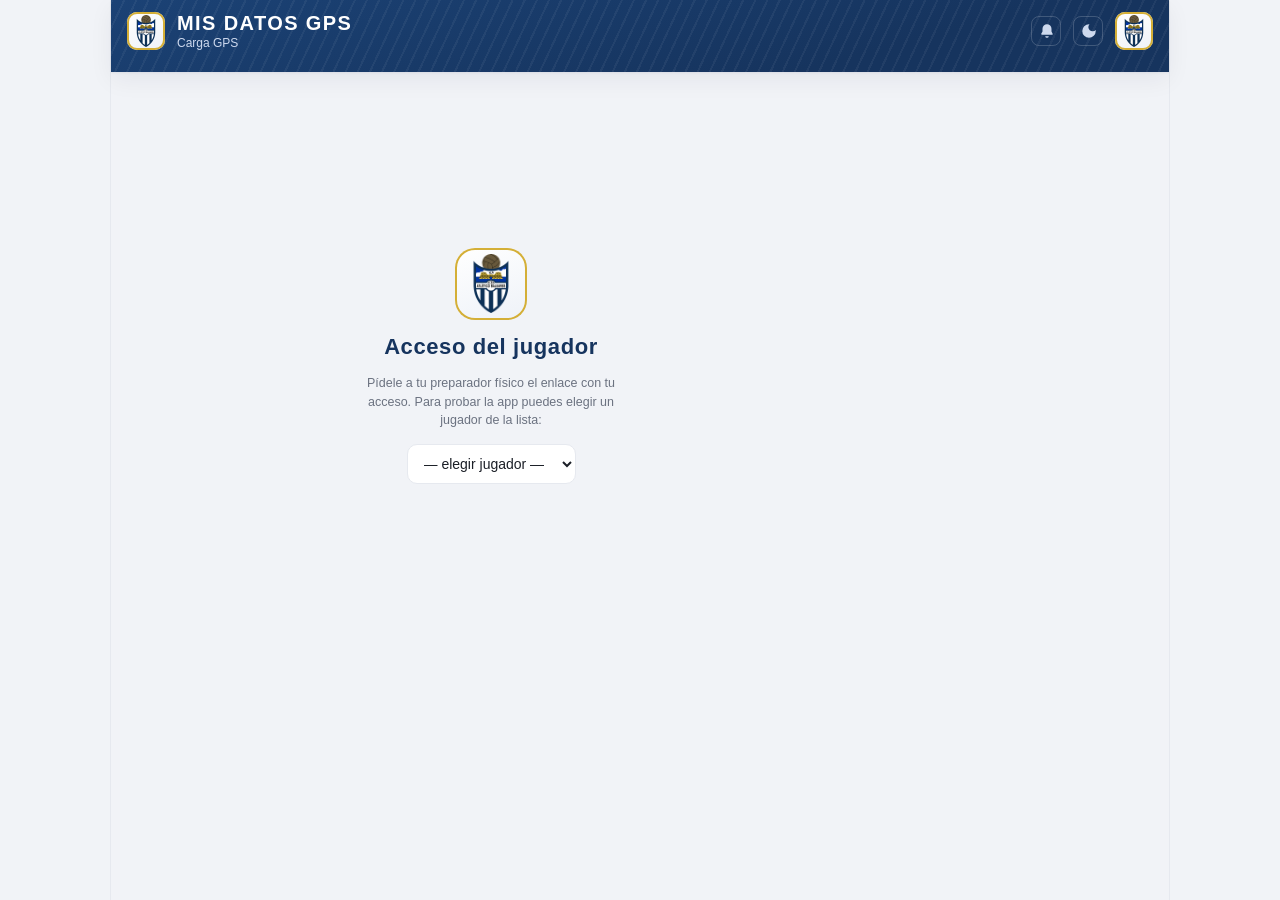
<file: jugador.html>
<!doctype html>
<html lang="es" data-theme="">
<head>
<meta charset="utf-8">
<meta name="viewport" content="width=device-width, initial-scale=1, viewport-fit=cover">
<title>Mis datos GPS · AT Baleares</title>
<meta name="description" content="Tus datos de GPS: sesión, microciclo, carga aguda-crónica y tu perfil frente a la media del equipo.">
<meta name="theme-color" content="#16345E">
<link rel="manifest" href="manifest.jugador.json">
<link rel="icon" href="icons/icon-192.png?v=53">
<link rel="apple-touch-icon" href="icons/icon-192.png?v=53">
<meta name="apple-mobile-web-app-capable" content="yes">
<meta name="apple-mobile-web-app-status-bar-style" content="black-translucent">
<meta name="apple-mobile-web-app-title" content="GPS">
<meta name="mobile-web-app-capable" content="yes">
<link rel="stylesheet" href="styles.css?v=57">
</head>
<body>
<div class="shell">

  <header class="topbar">
    <div class="topbar__row">
      <div class="crest crest--photo" id="crest" aria-hidden="true"></div>
      <div class="topbar__titles">
        <h1 class="topbar__title" id="playerName">MIS DATOS GPS</h1>
        <p class="topbar__sub" id="topbarSub">Carga GPS</p>
      </div>
      <button class="iconbtn iconbtn--ghost" id="bellBtn" type="button" hidden title="Activar avisos de datos nuevos" aria-label="Activar avisos de datos nuevos" aria-pressed="false">
        <svg viewBox="0 0 24 24" width="18" height="18" aria-hidden="true"><path d="M12 3a6 6 0 0 0-6 6v3.6l-1.5 2.7A1 1 0 0 0 5.4 17h13.2a1 1 0 0 0 .9-1.5L18 12.6V9a6 6 0 0 0-6-6Zm0 18a2.5 2.5 0 0 0 2.45-2h-4.9A2.5 2.5 0 0 0 12 21Z" fill="currentColor"/></svg>
      </button>
      <button class="iconbtn iconbtn--ghost" id="themeBtn" type="button" title="Cambiar tema" aria-label="Cambiar tema">
        <svg viewBox="0 0 24 24" width="18" height="18" aria-hidden="true"><path d="M12 3a9 9 0 1 0 9 9c0-.46-.04-.92-.1-1.36A5.5 5.5 0 0 1 12.6 3.1 9.1 9.1 0 0 0 12 3Z" fill="currentColor"/></svg>
      </button>
      <div class="crest crest--club" aria-hidden="true"><img src="icons/escudo.png?v=53" alt="Atlético Baleares"></div>
    </div>
    <div class="micro-meta" id="microMeta"></div>
  </header>

  <div class="layout">
  <nav class="bottomnav" id="nav" aria-label="Secciones">
    <button class="navitem is-active" data-screen="sesion" type="button">
      <svg viewBox="0 0 24 24" aria-hidden="true"><path d="M4 5h16v3H4Zm0 5.5h16v3H4Zm0 5.5h16v3H4Z" fill="currentColor"/></svg>
      <span>Sesión</span>
    </button>
    <button class="navitem" data-screen="micro" type="button">
      <svg viewBox="0 0 24 24" aria-hidden="true"><path d="M5 4h14a1 1 0 0 1 1 1v14a1 1 0 0 1-1 1H5a1 1 0 0 1-1-1V5a1 1 0 0 1 1-1Zm1 5v9h12V9Zm2 2h3v3H8Z" fill="currentColor"/></svg>
      <span>Microciclo</span>
    </button>
    <button class="navitem" data-screen="cargaac" type="button">
      <svg viewBox="0 0 24 24" aria-hidden="true"><path d="M4 19V5h2v9.2l4-4.2 4 3 6-6.5V19Z" fill="currentColor"/></svg>
      <span>Carga A:C</span>
    </button>
    <button class="navitem" data-screen="perfil" type="button">
      <svg viewBox="0 0 24 24" aria-hidden="true"><path d="M12 2 3 7v10l9 5 9-5V7Zm0 3.2 6 3.3v6.9l-6 3.3-6-3.3V8.5Z" fill="currentColor"/><circle cx="12" cy="12" r="2.4" fill="currentColor"/></svg>
      <span>Perfil</span>
    </button>
    <button class="navitem" data-screen="partido" type="button">
      <svg viewBox="0 0 24 24" aria-hidden="true"><circle cx="12" cy="12" r="9" fill="none" stroke="currentColor" stroke-width="2"/><path d="m12 7.2 3.6 2.6-1.4 4.2H9.8L8.4 9.8Z" fill="currentColor"/></svg>
      <span>Partido</span>
    </button>
    <button class="navitem" data-screen="historial" type="button">
      <svg viewBox="0 0 24 24" aria-hidden="true"><path d="M13 3a9 9 0 1 0 8.5 12h-2.13A7 7 0 1 1 13 5v4l5-5-5-5Zm-1 5v5l4 2 .75-1.5L13.5 12V8Z" fill="currentColor"/></svg>
      <span>Historial</span>
    </button>
  </nav>

  <main class="content" id="view" tabindex="-1"></main>
  </div>

</div>

<script src="data.js?v=53"></script>
<script src="reglas.js?v=2"></script>
<script src="jugador.js?v=64"></script>
</body>
</html>
</file>
<file: styles.css>
/* =========================================================================
   Carga GPS — sistema visual "app de club deportivo"
   ========================================================================= */

:root{
  /* marca */
  --navy:#16345E;      --navy-2:#1B4275;
  --azul:#2E5BAA;      --azul-bg:#E4ECF9;
  --oro:#D4AF37;       --oro-bg:#F6ECC9;
  /* superficie */
  --bg:#F1F3F7;        --surface:#FFFFFF;
  --txt:#1B1F27;       --txt-2:#6B7280;   --line:#E6E9EF;
  /* semánticos */
  --verde:#2E9E64;     --neutro:#9AA1AC;  --rojo:#D6534A;
  --naranja:#E08A2B;
  /* semáforo (roles) */
  --sem-azul:var(--azul);     --sem-verde:var(--verde);
  --sem-naranja:var(--naranja); --sem-rojo:var(--rojo);
  --sem-azul-bg:#E4ECF9;   --sem-verde-bg:#E1F1E8;
  --sem-naranja-bg:#FBEBD8; --sem-rojo-bg:#F8E3E1;

  --ink:#16345E;   /* color de titulares/acento sobre superficie clara */

  --shadow:0 1px 2px rgba(16,30,54,.06), 0 8px 24px rgba(16,30,54,.06);
  --radius:16px;
  --font:-apple-system,BlinkMacSystemFont,"Segoe UI",Roboto,Helvetica,Arial,sans-serif;
  --font-cond:"Arial Narrow","Helvetica Neue Condensed","Roboto Condensed",var(--font);
  /* cifras: sans del sistema (0 limpio, sin barra ni punto) + tabular-nums donde toca */
  --font-mono:-apple-system,BlinkMacSystemFont,"Segoe UI",Roboto,Helvetica,Arial,sans-serif;
  --shell-max:480px;
}

@media (prefers-color-scheme: dark){
  :root:not([data-theme="light"]){
    --navy:#1E3E6B;    --navy-2:#274E85;
    --azul:#75A2EC;    --azul-bg:#1C2A42;
    --oro:#EBBE5D;     --oro-bg:#2E2A18;
    --bg:#0E141D;      --surface:#161F2E;
    --txt:#ECEFF4;     --txt-2:#93A0B5;   --line:#263349;
    --verde:#3FB57C;   --rojo:#E2695F;    --naranja:#EBA94D;
    --sem-azul:var(--azul);        --sem-verde:var(--verde);
    --sem-naranja:var(--naranja);  --sem-rojo:var(--rojo);
    --sem-azul-bg:#20304C;   --sem-verde-bg:#1A3328;
    --sem-naranja-bg:#33291A; --sem-rojo-bg:#361E1C;
    --ink:#A9C6F7;
    --shadow:0 1px 2px rgba(0,0,0,.4), 0 8px 24px rgba(0,0,0,.35);
  }
}
:root[data-theme="dark"]{
  --navy:#1E3E6B;    --navy-2:#274E85;
  --azul:#75A2EC;    --azul-bg:#1C2A42;
  --oro:#EBBE5D;     --oro-bg:#2E2A18;
  --bg:#0E141D;      --surface:#161F2E;
  --txt:#ECEFF4;     --txt-2:#93A0B5;   --line:#263349;
  --verde:#3FB57C;   --rojo:#E2695F;    --naranja:#EBA94D;
  --sem-azul:var(--azul);        --sem-verde:var(--verde);
  --sem-naranja:var(--naranja);  --sem-rojo:var(--rojo);
  --sem-azul-bg:#20304C;   --sem-verde-bg:#1A3328;
  --sem-naranja-bg:#33291A; --sem-rojo-bg:#361E1C;
  --ink:#A9C6F7;
  --shadow:0 1px 2px rgba(0,0,0,.4), 0 8px 24px rgba(0,0,0,.35);
}

*,*::before,*::after{box-sizing:border-box}
html,body{margin:0;padding:0}
body{
  font-family:var(--font);
  color:var(--txt);
  background:var(--bg);
  -webkit-text-size-adjust:100%;
  overscroll-behavior-y:none;
}
button{font-family:inherit}
h1,h2,h3,p{margin:0}

/* ===================== SHELL ===================== */
.shell{
  max-width:var(--shell-max);
  margin:0 auto;
  min-height:100dvh;
  background:var(--bg);
  position:relative;
}
.layout{display:block}

/* ===================== TOPBAR ===================== */
.topbar{
  position:sticky; top:0; z-index:20;
  color:#fff;
  padding:calc(env(safe-area-inset-top) + 12px) 16px 12px;
  background:
    repeating-linear-gradient(115deg, rgba(255,255,255,.05) 0 2px, transparent 2px 11px),
    linear-gradient(165deg, var(--navy-2), var(--navy) 72%);
  box-shadow:var(--shadow);
}
.topbar__row{display:flex; align-items:center; gap:12px}
.crest{
  flex:0 0 auto; width:44px; height:44px; border-radius:12px;
  display:grid; place-items:center; overflow:hidden;
  font-family:var(--font-cond); font-weight:800; letter-spacing:.5px;
  font-size:17px; color:var(--navy);
  background:linear-gradient(160deg,#fff,#eef2f8);
  box-shadow:inset 0 0 0 2px var(--oro);
}
.crest img{width:82%; height:82%; object-fit:contain; display:block}

/* foto del jugador (izquierda) */
.crest--photo{
  position:relative; width:48px; height:48px; border-radius:50%;
  background:rgba(255,255,255,.12); box-shadow:0 0 0 2px var(--oro);
}
.crest--photo img{position:absolute; inset:0; width:100%; height:100%; object-fit:cover; border-radius:50%}
.crest--photo .crest__ini{position:absolute; inset:0; display:grid; place-items:center; font-size:15px}
.crest--photo.is-empty{background:linear-gradient(160deg,#fff,#dfe6f3); color:var(--navy)}

/* escudo del club (derecha) */
.crest--club{width:38px; height:38px; border-radius:10px}
.crest--club img{width:84%; height:84%}
.topbar__titles{flex:1 1 auto; min-width:0}
.topbar__title{
  font-family:var(--font-cond); font-weight:800; letter-spacing:1.4px;
  font-size:20px; line-height:1;
}
.topbar__sub{font-size:12px; color:#cdd9ee; margin-top:3px; white-space:nowrap; overflow:hidden; text-overflow:ellipsis}

.iconbtn{
  flex:0 0 auto; width:36px; height:36px; border-radius:10px;
  border:1px solid rgba(255,255,255,.28); background:rgba(255,255,255,.10);
  color:#fff; display:grid; place-items:center; cursor:pointer;
  transition:background .15s;
}
.iconbtn:hover{background:rgba(255,255,255,.2)}
.iconbtn:active{transform:translateY(1px)}
.iconbtn--ghost{width:30px; height:30px; border-radius:8px; border-color:rgba(255,255,255,.18); background:transparent; color:#cdd9ee}
.iconbtn--ghost:hover{background:rgba(255,255,255,.12); color:#fff}
#bellBtn.is-on{background:#fff; border-color:#fff; color:#16345E}
#bellBtn[disabled]{opacity:.5; pointer-events:none}

.toast{
  position:fixed; left:50%; bottom:calc(72px + env(safe-area-inset-bottom));
  transform:translateX(-50%) translateY(8px); z-index:60;
  max-width:calc(100% - 32px); padding:10px 16px; border-radius:999px;
  background:#0E141D; color:#fff; font-size:13px; font-weight:600; line-height:1.3;
  box-shadow:0 8px 24px rgba(0,0,0,.28); opacity:0; pointer-events:none;
  transition:opacity .18s, transform .18s; text-align:center;
}
.toast.show{opacity:1; transform:translateX(-50%) translateY(0)}

.micro-select{display:flex; gap:8px; margin-top:12px; overflow-x:auto; scrollbar-width:none}
.micro-select::-webkit-scrollbar{display:none}
.chip{
  flex:0 0 auto; cursor:pointer;
  border-radius:999px; padding:7px 14px;
  font-size:13px; font-weight:600; white-space:nowrap;
  border:1px solid rgba(255,255,255,.32);
  background:rgba(255,255,255,.08); color:#eaf0fb;
  transition:background .15s, color .15s;
}
.chip:hover{background:rgba(255,255,255,.18)}
.chip.is-active{background:#fff; color:var(--navy); border-color:#fff}
.chip .chip__tag{font-size:10px; opacity:.7; margin-left:5px; font-weight:700; letter-spacing:.5px}

.micro-meta{
  margin-top:10px; display:flex; flex-wrap:wrap; gap:4px 12px;
  font-size:11.5px; color:#cdd9ee;
}
.micro-meta b{color:#fff; font-weight:700}

/* ===================== CONTENT ===================== */
.content{
  padding:16px 16px calc(env(safe-area-inset-bottom) + 88px);
  display:flex; flex-direction:column; gap:14px;
  outline:none;
}

.card{
  background:var(--surface);
  border:1px solid var(--line);
  border-radius:var(--radius);
  padding:14px;
  box-shadow:var(--shadow);
}
.card__title{
  font-family:var(--font-cond); font-weight:800; letter-spacing:.8px;
  text-transform:uppercase; font-size:14px; color:var(--ink);
  display:flex; align-items:center; gap:8px; margin-bottom:10px;
}
.card__title .count{
  font-family:var(--font); font-size:11px; font-weight:700;
  color:var(--txt-2); background:var(--bg); border:1px solid var(--line);
  border-radius:999px; padding:2px 8px; letter-spacing:0;
}
.muted{color:var(--txt-2); font-size:12.5px; line-height:1.5}

.section-label{
  font-family:var(--font-cond); font-weight:800; letter-spacing:1px;
  text-transform:uppercase; font-size:12px; color:var(--txt-2);
  margin:4px 2px -4px;
}

/* ---- stat hero ---- */
.stat-hero{display:flex; flex-direction:column; gap:8px}
.stat-hero__num{
  font-family:var(--font-cond); font-weight:800; color:var(--ink);
  font-size:46px; line-height:.95; font-variant-numeric:tabular-nums;
}
.stat-hero__num small{font-size:18px; color:var(--txt-2); font-weight:800; margin-left:4px}
.stat-hero__label{
  text-transform:uppercase; letter-spacing:1px; font-size:11px;
  color:var(--txt-2); font-weight:700;
}
.progress{height:9px; border-radius:999px; background:var(--bg); overflow:hidden; border:1px solid var(--line)}
.progress__bar{height:100%; border-radius:999px; background:linear-gradient(90deg,var(--azul),var(--oro))}

.kpi-row{display:grid; grid-template-columns:repeat(2,1fr); gap:10px}
.kpi{
  background:var(--bg); border:1px solid var(--line); border-radius:12px; padding:10px 12px;
}
.kpi__num{font-family:var(--font-cond); font-weight:800; font-size:26px; color:var(--txt); font-variant-numeric:tabular-nums}
.kpi__label{font-size:10.5px; text-transform:uppercase; letter-spacing:.8px; color:var(--txt-2); font-weight:700; margin-top:2px}

/* ---- chips de sesión ---- */
.pills{display:flex; gap:8px; overflow-x:auto; padding-bottom:2px; scrollbar-width:none}
.pills::-webkit-scrollbar{display:none}
.pill{
  flex:0 0 auto; cursor:pointer; border-radius:999px;
  padding:8px 14px; font-size:13px; font-weight:600; white-space:nowrap;
  border:1px solid var(--line); background:var(--surface); color:var(--txt);
  transition:background .15s,color .15s,border-color .15s;
}
.pill:hover{border-color:var(--azul)}
.pill small{display:block; font-size:10px; font-weight:700; color:var(--txt-2); letter-spacing:.4px; margin-top:1px}
.pill.is-active{background:var(--navy); color:#fff; border-color:var(--navy)}
.pill.is-active small{color:#c9d6ec}
.pill.is-pending{border-style:dashed}
.pill.is-match{border-color:var(--oro)}
.pill.is-match small{color:var(--oro)}
.pill.is-match.is-active{background:var(--oro); color:var(--navy); border-color:var(--oro)}
.pill.is-match.is-active small{color:var(--navy)}
.pill.is-extra{border-color:var(--azul)}
.pill.is-extra small{color:var(--azul)}
.pill.is-extra.is-active{background:var(--azul); color:#fff; border-color:var(--azul)}
.pill.is-extra.is-active small{color:#dbe6f8}

/* ---- tabla ---- */
.tablewrap{
  overflow-x:auto; -webkit-overflow-scrolling:touch;
  border:1px solid var(--line); border-radius:14px; background:var(--surface);
}
table.grid{border-collapse:separate; border-spacing:0; width:100%; font-size:13px}
table.grid th, table.grid td{
  padding:9px 10px; text-align:right; white-space:nowrap;
  border-bottom:1px solid var(--line);
}
table.grid thead th{
  position:sticky; top:0; z-index:3;
  background:var(--navy); color:#fff;
  font-family:var(--font-cond); font-weight:800; letter-spacing:.6px;
  text-transform:uppercase; font-size:11px;
}
table.grid thead th small{display:block; font-weight:600; color:#c9d6ec; font-size:9px; letter-spacing:.3px}
table.grid .col-player{
  position:sticky; left:0; z-index:2; text-align:left;
  background:var(--surface); min-width:132px; max-width:190px;
  white-space:normal;
  box-shadow:1px 0 0 var(--line);
}
table.grid thead .col-player{z-index:4; background:var(--navy)}
table.grid tbody tr:hover td{background:var(--azul-bg)}
table.grid tbody tr:hover .col-player{background:var(--azul-bg)}
table.grid tr:last-child td, table.grid tbody tr:last-child td{border-bottom:none}
table.grid .num{font-variant-numeric:tabular-nums; font-family:var(--font-mono); font-size:12px}
table.grid .obj{color:var(--txt-2); font-size:11px}
.row-team td{background:var(--oro-bg); font-weight:700}
.row-team .col-player{background:var(--oro-bg)}
.row-team:hover td, .row-team:hover .col-player{background:var(--oro-bg)}

.pname{display:flex; align-items:center; gap:6px; flex-wrap:wrap; cursor:pointer}
.pname:hover .pname__txt{color:var(--azul); text-decoration:underline}
.pname__txt{font-weight:600; white-space:nowrap}
.dorsal{
  flex:0 0 auto; width:22px; height:22px; border-radius:7px;
  display:grid; place-items:center; font-size:11px; font-weight:800;
  font-family:var(--font-cond);
  background:var(--navy); color:#fff; font-variant-numeric:tabular-nums;
}
.dorsal.is-gk{background:var(--oro); color:var(--navy)}

/* avatar con foto + dorsal (plantilla y ficha del entrenador) */
.avatar{
  position:relative; flex:0 0 auto; display:inline-block; vertical-align:middle;
  width:34px; height:34px; border-radius:50%;
  background:var(--navy); box-shadow:0 0 0 1.5px var(--line);
}
.avatar img{position:absolute; inset:0; width:100%; height:100%; object-fit:cover; border-radius:50%}
.avatar__ini{
  position:absolute; inset:0; display:grid; place-items:center;
  font-family:var(--font-cond); font-weight:800; font-size:12px; color:#fff;
}
.avatar__d{
  position:absolute; right:-3px; bottom:-3px; min-width:15px; height:15px; padding:0 3px;
  border-radius:8px; background:var(--oro); color:var(--navy);
  font-family:var(--font-cond); font-weight:800; font-size:9.5px;
  display:grid; place-items:center; font-variant-numeric:tabular-nums;
  box-shadow:0 0 0 1.5px var(--surface);
}

/* celda métrica con semáforo */
.cell{display:inline-flex; flex-direction:column; align-items:flex-end; gap:1px}
.cell__real{
  font-family:var(--font-mono); font-variant-numeric:tabular-nums;
  font-weight:700; font-size:12.5px;
  padding:1px 6px; border-radius:6px;
}
.cell__obj{font-size:10px; color:var(--txt-2); font-family:var(--font-mono)}
.sem-azul .cell__real   {background:var(--sem-azul-bg);    color:var(--sem-azul)}
.sem-verde .cell__real  {background:var(--sem-verde-bg);   color:var(--sem-verde)}
.sem-naranja .cell__real{background:var(--sem-naranja-bg); color:var(--sem-naranja)}
.sem-rojo .cell__real   {background:var(--sem-rojo-bg);    color:var(--sem-rojo)}

.tag{
  display:inline-flex; align-items:center; gap:4px;
  font-size:10px; font-weight:800; letter-spacing:.4px; text-transform:uppercase;
  padding:2px 7px; border-radius:999px; border:1px solid var(--line);
}
.tag--rehab{background:var(--azul-bg); color:var(--azul); border-color:var(--azul)}
.tag--na{background:var(--bg); color:var(--txt-2)}
.tag--parcial{background:var(--oro-bg); color:#8a6d16; border-color:var(--oro)}
:root[data-theme="dark"] .tag--parcial, :root:not([data-theme="light"]) .tag--parcial{color:var(--oro)}
.tag--baja{background:var(--sem-rojo-bg); color:var(--sem-rojo); border-color:var(--sem-rojo)}

/* leyenda semáforo */
.legend{display:flex; flex-wrap:wrap; gap:6px 12px; margin-top:2px}
.legend span{display:inline-flex; align-items:center; gap:6px; font-size:11px; color:var(--txt-2)}
.dot{width:10px; height:10px; border-radius:3px; display:inline-block}
.dot.azul{background:var(--sem-azul)} .dot.verde{background:var(--sem-verde)}
.dot.naranja{background:var(--sem-naranja)} .dot.rojo{background:var(--sem-rojo)}

/* nota de sesión */
.note{
  background:var(--bg); border:1px solid var(--line); border-radius:12px;
  padding:11px 12px; font-size:12px; line-height:1.55; color:var(--txt-2);
}
.note b{color:var(--txt)}

/* avisos */
.alert{
  display:flex; gap:9px; align-items:flex-start;
  border-radius:12px; padding:10px 12px; font-size:12.5px; line-height:1.5;
  border:1px solid var(--rojo); background:var(--sem-rojo-bg); color:var(--txt);
}
.alert--info{border-color:var(--azul); background:var(--azul-bg)}
.alert--ok{border-color:var(--oro); background:var(--oro-bg)}
.alert svg{flex:0 0 auto; margin-top:1px}

/* acwr badge */
.acwr{
  font-family:var(--font-mono); font-weight:700; font-variant-numeric:tabular-nums;
  padding:2px 8px; border-radius:7px; font-size:12.5px;
}
.acwr.ok{background:var(--sem-verde-bg); color:var(--sem-verde)}
.acwr.low{background:var(--sem-azul-bg); color:var(--sem-azul)}
.acwr.warn{background:var(--sem-naranja-bg); color:var(--sem-naranja)}
.acwr.high{background:var(--sem-rojo-bg); color:var(--sem-rojo)}
.acwr.zero{background:var(--sem-rojo-bg); color:var(--sem-rojo); outline:1px dashed var(--rojo)}

/* mini gráfico */
.spark{width:100%; height:74px; display:block}
.spark .axis{stroke:var(--line); stroke-width:1}
.spark .band{fill:var(--sem-verde-bg)}
.spark .line{fill:none; stroke:var(--azul); stroke-width:2.5; stroke-linejoin:round; stroke-linecap:round}
.spark .dot-pt{fill:var(--navy)}
.spark .lbl{fill:var(--txt-2); font-size:9px; font-family:var(--font)}

.trend-bars{display:flex; align-items:flex-end; gap:6px; height:96px}
.trend-bars .b{flex:1 1 0; background:linear-gradient(180deg,var(--azul),var(--navy)); border-radius:6px 6px 0 0; min-height:3px; position:relative}
.trend-bars .b span{position:absolute; top:-16px; left:50%; transform:translateX(-50%); font-size:9px; color:var(--txt-2); font-family:var(--font-mono)}
.trend-bars .b em{position:absolute; bottom:-16px; left:50%; transform:translateX(-50%); font-size:9px; color:var(--txt-2); font-style:normal}

/* botones */
.btn{
  cursor:pointer; border-radius:10px; padding:9px 14px; font-size:13px; font-weight:700;
  border:1px solid transparent; transition:filter .15s, background .15s;
  text-decoration:none; display:inline-block; text-align:center;
}
.btn--primary{background:var(--navy); color:#fff}
.btn--primary:hover{filter:brightness(1.12)}
.btn--ghost{background:transparent; color:var(--azul); border-color:var(--azul)}
.btn--ghost:hover{background:var(--azul-bg)}

.grouprow{display:flex; gap:8px; flex-wrap:wrap}

/* lista de plantilla */
.plist{display:flex; flex-direction:column; gap:0}
.pitem{
  display:flex; align-items:center; gap:11px; padding:11px 4px;
  border-bottom:1px solid var(--line); cursor:pointer;
}
.pitem:last-child{border-bottom:none}
.pitem:hover{background:var(--azul-bg)}
.pitem__name{flex:1 1 auto; font-weight:600; font-size:14px}
.pitem__meta{font-size:11px; color:var(--txt-2); font-family:var(--font-mono)}
.pitem__chev{color:var(--neutro)}

/* ===================== PARTIDO (comparativa de equipo) ===================== */
.pm-card{padding:12px 10px}
.pm-chips,.pm-modo{display:flex; gap:5px; overflow-x:auto; scrollbar-width:none; padding-bottom:2px}
.pm-chips::-webkit-scrollbar,.pm-modo::-webkit-scrollbar{display:none}
.pm-modo{margin-top:5px}
.pm-chip{flex:0 0 auto; border:1px solid var(--line); background:var(--surface); color:var(--txt-2); font:600 11.5px var(--font); padding:4px 9px; border-radius:999px; cursor:pointer}
.pm-chip.is-active{background:var(--navy); border-color:var(--navy); color:#fff}
.pm-sub{font-size:11px; color:var(--txt-2); margin:8px 0 2px}
.pm-rank{display:flex; flex-direction:column; gap:0}
.pm-row{display:grid; grid-template-columns:16px minmax(0,1.15fr) minmax(0,1fr) auto; align-items:center; gap:6px; padding:2px 4px; border-radius:6px}
.pm-row.is-me{background:var(--oro-bg); box-shadow:inset 3px 0 0 var(--oro)}
.pm-pos{font-size:10px; color:var(--txt-2); text-align:right; font-variant-numeric:tabular-nums}
.pm-name{font-size:11.5px; white-space:nowrap; overflow:hidden; text-overflow:ellipsis}
.pm-name b{color:var(--txt-2); font-weight:700; margin-right:1px}
.pm-name small{color:var(--txt-2); font-size:9.5px; margin-left:4px}
.pm-tag{font-style:normal; font-size:9px; font-weight:700; color:var(--naranja); margin-left:3px}
.pm-bar{position:relative; height:8px; background:var(--line); border-radius:999px}
.pm-bar i{position:absolute; left:0; top:0; bottom:0; background:var(--azul); border-radius:999px}
.pm-row.is-me .pm-bar i{background:var(--oro)}
.pm-bar s{position:absolute; top:-2px; bottom:-2px; width:2px; margin-left:-1px; background:var(--txt); opacity:.55; border-radius:1px}
.pm-val{font-size:11.5px; font-weight:700; font-variant-numeric:tabular-nums; min-width:38px; text-align:right}
.pm-tbl{width:100%; table-layout:auto; border-collapse:collapse; font-size:10px; font-variant-numeric:tabular-nums; white-space:nowrap}
.pm-tbl th{font-size:9px; color:var(--txt-2); font-weight:700; padding:4px 2px; border-bottom:1px solid var(--line); text-align:right; cursor:pointer; user-select:none; letter-spacing:-.1px}
.pm-tbl td{padding:3px 2px; border-bottom:1px solid var(--line); text-align:right}
.pm-tbl .l{text-align:left}
.pm-tbl td.l{max-width:72px; overflow:hidden; text-overflow:ellipsis}
.pm-tbl td.l b{color:var(--txt-2)}
.pm-tbl .is-sort{color:var(--ink); font-weight:700}
.pm-tbl th.is-sort{color:var(--ink)}
.pm-tbl tr.is-me td{background:var(--oro-bg); font-weight:700}
.pm-foot{font-size:10.5px; margin-top:6px}
@media (min-width:900px) and (pointer:fine){
  .pm-tbl{font-size:12px} .pm-tbl th{font-size:10.5px; padding:5px 6px} .pm-tbl td{padding:4px 6px}
  .pm-tbl td.l{max-width:none}
  .pm-name,.pm-val{font-size:12.5px} .pm-row{padding:3px 6px}
}

/* ===================== BOTTOM NAV ===================== */
.bottomnav{
  position:fixed; left:0; right:0; bottom:0; z-index:30;
  max-width:var(--shell-max); margin:0 auto;
  display:grid; grid-auto-flow:column; grid-auto-columns:1fr;
  background:var(--surface); border-top:1px solid var(--line);
  padding:6px 6px calc(env(safe-area-inset-bottom) + 6px);
  box-shadow:0 -4px 20px rgba(16,30,54,.07);
}
.navitem{
  border:0; background:transparent; cursor:pointer;
  display:flex; flex-direction:column; align-items:center; gap:3px;
  padding:6px 2px; border-radius:10px;
  color:var(--txt-2); font-size:10.5px; font-weight:600;
  transition:color .15s, background .15s;
}
.navitem svg{width:22px; height:22px}
.navitem span{white-space:nowrap}
.navitem:hover{color:var(--ink); background:var(--bg)}
.navitem.is-active{color:var(--ink)}
.navitem.is-active svg{filter:drop-shadow(0 2px 4px rgba(22,52,94,.3))}

/* ===================== SHEET (ficha jugador) ===================== */
.sheet{position:fixed; inset:0; z-index:50; display:flex; align-items:flex-end; justify-content:center}
.sheet[hidden]{display:none}
.sheet__backdrop{position:absolute; inset:0; background:rgba(10,18,30,.5); backdrop-filter:blur(2px)}
.sheet__panel{
  position:relative; width:100%; max-width:var(--shell-max);
  background:var(--surface); border-radius:22px 22px 0 0;
  max-height:90dvh; display:flex; flex-direction:column;
  animation:slideup .22s ease;
  padding-bottom:env(safe-area-inset-bottom);
}
@keyframes slideup{from{transform:translateY(100%)}to{transform:translateY(0)}}
.sheet__grip{width:38px; height:4px; border-radius:999px; background:var(--line); margin:9px auto 4px}
.sheet__head{
  display:flex; align-items:center; justify-content:space-between;
  padding:6px 16px 10px; border-bottom:1px solid var(--line);
}
.sheet__head h2{font-family:var(--font-cond); font-weight:800; letter-spacing:.6px; font-size:19px; color:var(--ink)}
.sheet__head .iconbtn{border-color:var(--line); background:var(--bg); color:var(--txt)}
.sheet__body{padding:14px 16px 24px; overflow-y:auto; display:flex; flex-direction:column; gap:13px}

/* ===================== DESKTOP ===================== */
@media (min-width:900px) and (pointer:fine){
  :root{--shell-max:1060px}
  .shell{
    border-left:1px solid var(--line); border-right:1px solid var(--line);
  }
  .topbar{position:static}
  .layout{
    display:flex; align-items:flex-start;
  }
  .bottomnav{
    position:sticky; top:0; align-self:flex-start; flex:0 0 232px;
    max-width:none; margin:0;
    display:flex; flex-direction:column; gap:4px;
    border-top:0; border-right:1px solid var(--line); box-shadow:none;
    padding:16px 12px;
    min-height:calc(100dvh - 0px);
  }
  .navitem{flex-direction:row; justify-content:flex-start; gap:12px; padding:12px 13px; font-size:13.5px; border-radius:12px}
  .navitem.is-active{background:var(--azul-bg)}
  .content{
    flex:1 1 auto; min-width:0;
    max-width:760px;
    padding:24px 30px 64px;
  }
  .sheet{align-items:center}
  .sheet__panel{border-radius:20px; max-width:560px; max-height:84dvh}
  @keyframes slideup{from{transform:translateY(14px);opacity:0}to{transform:translateY(0);opacity:1}}
}

@media (max-width:360px){
  .stat-hero__num{font-size:38px}
  .content{padding-left:12px; padding-right:12px}
}

/* =========================================================================
   VISTA JUGADOR
   ========================================================================= */
.mrow{
  border:1px solid var(--line); border-radius:13px; padding:11px 12px;
  background:var(--surface); display:flex; flex-direction:column; gap:9px;
}
.mrow + .mrow{margin-top:9px}
.mrow__head{display:flex; align-items:baseline; justify-content:space-between; gap:8px}
.mrow__label{
  font-family:var(--font-cond); font-weight:800; letter-spacing:.5px;
  text-transform:uppercase; font-size:13px; color:var(--ink);
  display:inline-flex; align-items:baseline; gap:5px;
}
.mrow__unit{
  font-family:var(--font); font-weight:600; text-transform:none;
  letter-spacing:0; font-size:10px; color:var(--txt-2);
}
.mrow__cmp{font-size:11px; font-weight:700; color:var(--txt-2); font-variant-numeric:tabular-nums}
.mrow__cmp b{font-family:var(--font-mono)}
.mrow__cmp .up{color:var(--naranja)} .mrow__cmp .down{color:var(--azul)} .mrow__cmp .eq{color:var(--verde)}

.mrow__vals{display:grid; grid-template-columns:repeat(3,1fr); gap:8px}
.mv{
  background:var(--bg); border:1px solid var(--line); border-radius:10px;
  padding:7px 9px; text-align:center;
}
.mv__n{
  display:block; font-family:var(--font-mono); font-variant-numeric:tabular-nums;
  font-weight:700; font-size:15px; padding:1px 4px; border-radius:6px;
}
.mv--me .mv__n.sem-azul{background:var(--sem-azul-bg); color:var(--sem-azul)}
.mv--me .mv__n.sem-verde{background:var(--sem-verde-bg); color:var(--sem-verde)}
.mv--me .mv__n.sem-naranja{background:var(--sem-naranja-bg); color:var(--sem-naranja)}
.mv--me .mv__n.sem-rojo{background:var(--sem-rojo-bg); color:var(--sem-rojo)}
.mv__k{display:block; font-size:9.5px; text-transform:uppercase; letter-spacing:.5px; color:var(--txt-2); font-weight:700; margin-top:3px}
.mv--me{border-color:var(--azul)}
.mv--team{border-style:dashed}

/* barra de cumplimiento del objetivo:
   --me = hasta dónde ha llegado · --obj = objetivo · --lo/--hi = franja ±10% (cumplido) */
.obar{position:relative; height:17px; margin:9px 0 3px}
.obar__track{
  position:absolute; inset:0; border-radius:9px; overflow:hidden;
  background:var(--bg); border:1px solid var(--line);
}
.obar__zone{
  position:absolute; top:0; bottom:0; left:var(--lo); width:calc(var(--hi) - var(--lo));
  background:var(--sem-verde-bg);
  border-left:2px solid var(--verde); border-right:2px solid var(--verde);
}
.obar__fill{position:absolute; top:0; bottom:0; left:0; width:var(--me); background:var(--neutro); opacity:.92}
.obar__fill.sem-azul{background:var(--sem-azul)}
.obar__fill.sem-verde{background:var(--sem-verde)}
.obar__fill.sem-naranja{background:var(--sem-naranja)}
.obar__fill.sem-rojo{background:var(--sem-rojo)}
/* marca del objetivo: tick + triángulo arriba */
.obar__obj{position:absolute; top:-2px; bottom:-2px; left:var(--obj); width:2px; transform:translateX(-50%);
  background:var(--ink); border-radius:2px; z-index:3}
.obar__obj::before{content:""; position:absolute; left:50%; top:-7px; transform:translateX(-50%);
  border:4px solid transparent; border-top:6px solid var(--ink)}
/* dónde se ha quedado: bolita con aro de color */
.obar__end{position:absolute; top:50%; left:var(--me); width:13px; height:13px;
  transform:translate(-50%,-50%); border-radius:50%; background:var(--surface); z-index:4;
  box-shadow:0 0 0 3px var(--neutro), 0 1px 3px rgba(0,0,0,.3)}
.obar__end.sem-azul{box-shadow:0 0 0 3px var(--sem-azul), 0 1px 3px rgba(0,0,0,.3)}
.obar__end.sem-verde{box-shadow:0 0 0 3px var(--sem-verde), 0 1px 3px rgba(0,0,0,.3)}
.obar__end.sem-naranja{box-shadow:0 0 0 3px var(--sem-naranja), 0 1px 3px rgba(0,0,0,.3)}
.obar__end.sem-rojo{box-shadow:0 0 0 3px var(--sem-rojo), 0 1px 3px rgba(0,0,0,.3)}

.info-metrics{display:grid; grid-template-columns:repeat(3,1fr); gap:9px; margin-top:9px}
.info-metrics .kpi{background:var(--surface)}

/* radar / telaraña */
.radar-wrap{display:flex; flex-direction:column; align-items:center; gap:6px}
.radar{width:100%; max-width:340px; height:auto; display:block; overflow:visible}
.radar .grid-poly{fill:none; stroke:var(--line); stroke-width:1}
.radar .spoke{stroke:var(--line); stroke-width:1}
.radar .team-poly{fill:none; stroke:var(--oro); stroke-width:2; stroke-dasharray:5 4}
.radar .me-poly{fill:color-mix(in srgb, var(--azul) 24%, transparent); stroke:var(--azul); stroke-width:2.5; stroke-linejoin:round}
.radar .me-dot{fill:var(--azul)}
.radar .ax-name{fill:var(--txt); font-size:10px; font-weight:700; font-family:var(--font)}
.radar .ax-val{fill:var(--txt-2); font-size:9px; font-family:var(--font-mono)}

/* gráfica de carga aguda·crónica */
.acwrc{display:block; font-family:var(--font-mono)}
.acwrc .ax-v{fill:var(--txt-2); font-size:7.5px; font-variant-numeric:tabular-nums; letter-spacing:.2px}
.acwrc .ax-t{fill:var(--ink); font-size:7.5px; font-weight:700; letter-spacing:.2px}
.acwrc .ax-d{fill:var(--neutro); font-size:6.5px; letter-spacing:.1px}
.acwrc .ax-band{fill:var(--azul); font-size:7.5px; font-weight:700; letter-spacing:.4px; text-transform:uppercase}
/* modo microciclo: el svg escala al ancho del contenedor, así que la tipografía va algo mayor */
.acwrc--m .ax-v{font-size:9px}
.acwrc--m .ax-t{font-size:9px}
.acwrc--m .ax-d{font-size:7.5px}
/* gráfica de 28 días: el svg se reduce bastante al caber a pantalla, así que la tipografía va mayor */
.acwrc--w .ax-v{font-size:11px}
.acwrc--w .ax-band{font-size:10px}
.radar-legend{display:flex; gap:16px; font-size:11.5px; color:var(--txt-2)}
.radar-legend i{display:inline-block; width:14px; height:0; border-top:3px solid; vertical-align:middle; margin-right:6px}
.radar-legend .me{border-color:var(--azul)}
.radar-legend .team{border-color:var(--oro); border-top-style:dashed}

/* historial (desplegables por microciclo) */
.hist{display:flex; flex-direction:column; gap:10px}
.hist details{
  border:1px solid var(--line); border-radius:14px; background:var(--surface);
  box-shadow:var(--shadow); overflow:hidden;
}
.hist details[open]{border-color:var(--azul)}
.hist summary{
  list-style:none; cursor:pointer; padding:13px 14px;
  display:grid; grid-template-columns:1fr auto auto; align-items:center; gap:10px;
}
.hist summary::-webkit-details-marker{display:none}
.hist summary:hover{background:var(--azul-bg)}
.hist__ttl{min-width:0}
.hist__ttl b{
  font-family:var(--font-cond); font-weight:800; letter-spacing:.5px;
  text-transform:uppercase; font-size:13.5px; color:var(--ink);
  display:block; white-space:nowrap; overflow:hidden; text-overflow:ellipsis;
}
.hist__ttl span{font-size:11px; color:var(--txt-2)}
.hist__sub{display:block; margin-top:2px; font-size:10.5px; font-weight:700; color:var(--neutro);
  text-transform:uppercase; letter-spacing:.4px}
.hist__donut{display:flex; align-items:center; justify-content:center}
.donut{display:block}
.donut__t{font-family:var(--font-cond); font-weight:800; font-size:15px; fill:var(--ink)}
.hist__chev{color:var(--neutro); transition:transform .18s; font-size:13px}
.hist details[open] .hist__chev{transform:rotate(180deg)}

.hist__body{padding:0 14px 14px; display:flex; flex-direction:column; gap:12px}
.hist__chips{display:flex; flex-wrap:wrap; gap:6px}
.hist__chips .chipv{
  border:1px solid var(--line); background:var(--bg); border-radius:999px;
  padding:4px 10px; font-size:11.5px; color:var(--txt-2); font-weight:600;
}
.hist__chips .chipv b{color:var(--txt); font-family:var(--font-mono)}

.hist-metrics{display:grid; grid-template-columns:1fr; gap:7px}
.hm{
  border:1px solid var(--line); border-radius:9px; padding:8px 10px; background:var(--bg);
}
.hm.sem-azul{border-color:var(--sem-azul); background:var(--sem-azul-bg)}
.hm.sem-verde{border-color:var(--sem-verde); background:var(--sem-verde-bg)}
.hm.sem-naranja{border-color:var(--sem-naranja); background:var(--sem-naranja-bg)}
.hm.sem-rojo{border-color:var(--sem-rojo); background:var(--sem-rojo-bg)}
.hm__k{
  display:flex; align-items:center; gap:6px;
  font-size:10.5px; text-transform:uppercase; letter-spacing:.5px; color:var(--txt); font-weight:700;
}
.hm__u{color:var(--txt-2); font-weight:600}
.hm__row{
  display:flex; align-items:baseline; gap:8px; margin-top:4px;
  font-family:var(--font-mono); font-size:12.5px; font-variant-numeric:tabular-nums;
}
.hm__lbl{font-size:9px; text-transform:uppercase; letter-spacing:.4px; color:var(--txt-2); font-weight:700; flex:0 0 auto}
.hm__n{margin-left:auto; color:var(--txt); font-weight:700; white-space:nowrap}
.hm__n s{color:var(--txt-2); text-decoration:none; font-weight:600}
.hm__row--match{margin-top:4px; padding-top:4px; border-top:1px dashed var(--line); opacity:.85}
.hm .p{margin-left:auto; flex:0 0 auto; font-weight:700; font-size:11px; font-family:var(--font-mono);
  padding:1px 6px; border-radius:6px; background:var(--surface); color:var(--txt-2); border:1px solid var(--line)}
.hm .p.sem-azul{background:var(--sem-azul-bg); color:var(--sem-azul); border-color:var(--sem-azul)}
.hm .p.sem-verde{background:var(--sem-verde-bg); color:var(--sem-verde); border-color:var(--sem-verde)}
.hm .p.sem-naranja{background:var(--sem-naranja-bg); color:var(--sem-naranja); border-color:var(--sem-naranja)}
.hm .p.sem-rojo{background:var(--sem-rojo-bg); color:var(--sem-rojo); border-color:var(--sem-rojo)}

/* pantalla sin identidad */
.gate{
  min-height:60dvh; display:flex; flex-direction:column; align-items:center; justify-content:center;
  text-align:center; gap:14px; padding:24px;
}
.gate .crest{width:72px; height:72px; border-radius:20px; font-size:26px}
.gate h2{font-family:var(--font-cond); font-weight:800; letter-spacing:.6px; color:var(--ink); font-size:22px}
.gate select{
  font-family:inherit; font-size:14px; padding:10px 12px; border-radius:10px;
  border:1px solid var(--line); background:var(--surface); color:var(--txt); max-width:260px;
}

/* =========================================================================
   VISTA ENTRENADOR
   ========================================================================= */
.avatar--sm{width:28px; height:28px}
.avatar--sm .avatar__ini{font-size:10px}
.avatar--sm .avatar__d{min-width:13px; height:13px; font-size:8.5px; right:-3px; bottom:-3px}

/* tarjetas de métrica del equipo */
.tm-grid{display:grid; grid-template-columns:1fr 1fr; gap:8px}
.tm{border:1px solid var(--line); border-radius:11px; padding:9px 11px; background:transparent}
.tm__k{font-family:var(--font-cond); font-weight:800; letter-spacing:.5px; text-transform:uppercase;
  font-size:12px; color:var(--ink); display:flex; align-items:baseline; gap:5px}
.tm__v{margin-top:4px}
.tm__real{font-family:var(--font-mono); font-variant-numeric:tabular-nums; font-weight:700;
  font-size:16px; padding:1px 5px; border-radius:6px}
.tm__real.sem-azul{background:var(--sem-azul-bg); color:var(--sem-azul)}
.tm__real.sem-verde{background:var(--sem-verde-bg); color:var(--sem-verde)}
.tm__real.sem-naranja{background:var(--sem-naranja-bg); color:var(--sem-naranja)}
.tm__real.sem-rojo{background:var(--sem-rojo-bg); color:var(--sem-rojo)}
.tm__obj{display:block; margin-top:3px; font-size:10.5px; color:var(--txt-2); font-family:var(--font-mono)}

/* lista de desplegables de jugador */
.pdet-list{display:flex; flex-direction:column}
.pdet{border-bottom:1px solid var(--line)}
.pdet:last-child{border-bottom:none}
.pdet summary{
  list-style:none; cursor:pointer; padding:9px 2px;
  display:flex; align-items:center; gap:10px;
}
.pdet summary::-webkit-details-marker{display:none}
.pdet summary:hover{background:var(--azul-bg)}
.pdet__name{flex:1 1 auto; font-weight:600; font-size:13.5px; white-space:nowrap; overflow:hidden; text-overflow:ellipsis}
.pdet__sum{font-size:11.5px; color:var(--txt-2); font-family:var(--font-mono); font-variant-numeric:tabular-nums;
  display:flex; align-items:center; gap:5px; white-space:nowrap}
.pdet__chev{color:var(--neutro); font-size:12px; transition:transform .18s}
.pdet[open] .pdet__chev{transform:rotate(180deg)}
.pdet[open]{background:var(--bg)}
.pdet__body{padding:4px 4px 14px}
.pdet__share{display:flex; gap:8px; margin-top:12px}
.pdet__share .btn{font-size:12px; padding:7px 11px}

.dotsem{width:9px; height:9px; border-radius:3px; display:inline-block; background:var(--line)}
.dotsem.sem-azul{background:var(--sem-azul)} .dotsem.sem-verde{background:var(--sem-verde)}
.dotsem.sem-naranja{background:var(--sem-naranja)} .dotsem.sem-rojo{background:var(--sem-rojo)}

/* donut en la fila de jugador (sesión / microciclo) */
.pdet summary .donut{flex:0 0 auto}
.pdet summary .donut__t{font-size:12.5px}

/* top 5 por parámetro (inicio) */
.top5-grid{display:grid; grid-template-columns:1fr 1fr; gap:8px}
.top5{border:1px solid var(--line); border-radius:10px; padding:8px 10px; background:var(--bg)}
.top5__k{font-family:var(--font-cond); font-weight:800; letter-spacing:.5px; text-transform:uppercase;
  font-size:11px; color:var(--ink); margin-bottom:5px}
.top5__u{color:var(--txt-2); font-weight:600; letter-spacing:0}
.top5__list{list-style:none; margin:0; padding:0; display:flex; flex-direction:column; gap:3px}
.top5__list li{display:flex; align-items:baseline; gap:6px; font-size:11.5px}
.top5__list li b{color:var(--neutro); font-family:var(--font-mono); font-size:10px; flex:0 0 9px}
.top5__list li span{flex:1 1 auto; font-weight:600; white-space:nowrap; overflow:hidden; text-overflow:ellipsis}
.top5__list li em{font-family:var(--font-mono); font-style:normal; font-weight:700; color:var(--txt-2);
  font-variant-numeric:tabular-nums}

/* mini listas (inicio) */
.mini-list{display:flex; flex-direction:column; gap:0}
.mini-p{display:flex; align-items:center; gap:9px; padding:7px 2px; border-bottom:1px solid var(--line); font-size:13px}
.mini-p:last-child{border-bottom:none}
.mini-p span:nth-child(2){flex:1 1 auto; font-weight:600}
.mini-p__b{font-family:var(--font-mono); font-weight:700; color:var(--txt-2)}

/* chips de comparación (partidos) */
.cmp-chips{display:flex; flex-wrap:wrap; gap:6px}
.cmp-chip{
  cursor:pointer; border-radius:999px; padding:5px 11px; font-size:12px; font-weight:600;
  border:1px solid var(--line); background:var(--surface); color:var(--txt-2);
  transition:border-color .12s, color .12s;
}
.cmp-chip:hover{border-color:var(--azul)}
.cmp-chip.is-on{font-weight:700}

/* orden de la lista de jugadores (dorsal / % cumplimiento) */
.sort-seg{display:flex; gap:4px; margin:-2px 0 10px; flex-wrap:wrap}
.sort-seg button{border:1px solid var(--line); background:var(--surface-2, transparent); color:var(--txt-2);
  border-radius:999px; padding:4px 11px; font:inherit; font-size:12px; font-weight:600; cursor:pointer}
.sort-seg button.is-on{background:var(--ink); border-color:var(--ink); color:var(--surface, #fff)}
.cumpl-eq{display:flex; align-items:center; gap:12px; margin:2px 0 12px}
.cumpl-eq .donut__t{font-size:15px; font-weight:800}
.cumpl-eq__k{font-weight:700; font-size:14px; color:var(--ink)}
</file>
